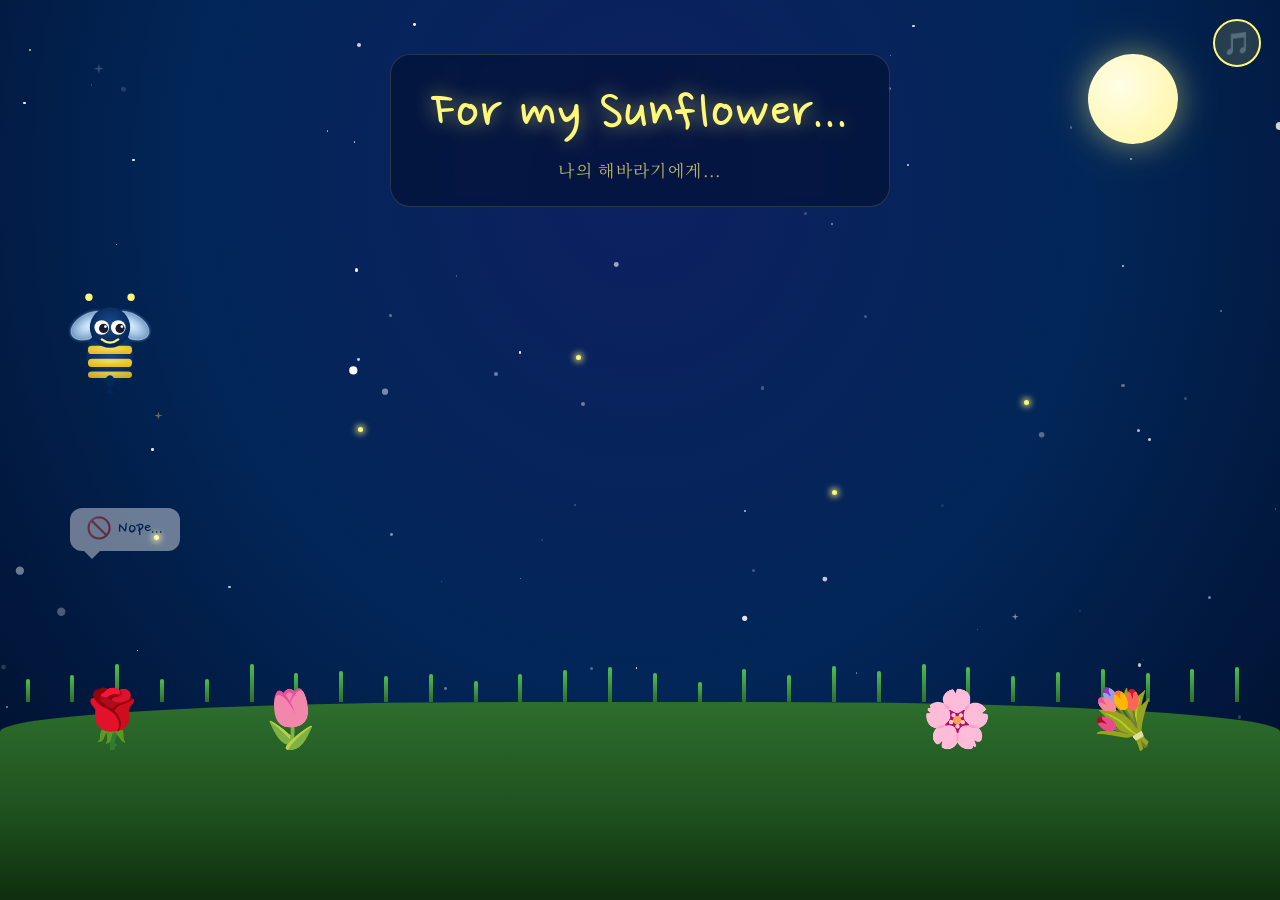
<file: sunflower-honeybee/index.html>
<!DOCTYPE html>
<html lang="en">
<head>
  <meta charset="UTF-8" />
  <meta name="viewport" content="width=device-width, initial-scale=1.0" />
  <title>For My Sunflower 🌻</title>
  <meta name="description" content="A special message for someone very special." />

  <!-- Fonts -->
  <link rel="preconnect" href="https://fonts.googleapis.com" />
  <link rel="preconnect" href="https://fonts.gstatic.com" crossorigin />
  <link href="https://fonts.googleapis.com/css2?family=Nanum+Myeongjo:wght@400;700;800&family=Nanum+Pen+Script&family=Noto+Serif+KR:wght@300;400;600&display=swap" rel="stylesheet" />

  <!-- Global Styles -->
  <link rel="stylesheet" href="assets/css/styles.css" />

  <style>
    /* ---- Landing Page Specific ---- */
    body {
      overflow: hidden; /* No scroll on landing — it's a full-screen cinematic scene */
    }

    .landing-wrapper {
      width: 100vw;
      height: 100vh;
      position: relative;
      background: radial-gradient(ellipse at 50% 20%, #0d2060 0%, #022658 50%, #010e2a 100%);
      overflow: hidden;
      display: flex;
      flex-direction: column;
      align-items: center;
      justify-content: center;
    }

    /* Stars layer */
    #stars-bg {
      position: absolute;
      inset: 0;
      z-index: 0;
    }

    /* Ground / garden strip */
    .garden-strip {
      position: absolute;
      bottom: 0;
      left: 0;
      width: 100%;
      height: 22vh;
      background: linear-gradient(180deg, #2d6e2d 0%, #1d4e1d 60%, #0f2e0f 100%);
      border-radius: 40% 40% 0 0 / 15% 15% 0 0;
      z-index: 2;
    }

    /* Grass blades */
    .grass-blade {
      position: absolute;
      bottom: 100%;
      width: 4px;
      height: 30px;
      background: linear-gradient(180deg, #4ebe4e, #2d6e2d);
      border-radius: 2px 2px 0 0;
      transform-origin: bottom center;
      animation: sway-grass 2.5s ease-in-out infinite;
    }

    @keyframes sway-grass {
      0%, 100% { transform: rotate(-5deg); }
      50% { transform: rotate(5deg); }
    }

    /* Nope flowers */
    .nope-flower {
      position: absolute;
      bottom: 16vh;
      font-size: clamp(2rem, 5vw, 3.5rem);
      z-index: 3;
      transition: transform 0.3s ease, filter 0.5s ease;
      cursor: default;
      transform-origin: bottom center;
    }

    .nope-flower.rejected {
      filter: grayscale(0.7) opacity(0.5);
      transform: rotate(-15deg);
    }

    .nope-flower.nope-1 { left: 6%; animation: sway-flower 3.2s ease-in-out infinite; }
    .nope-flower.nope-2 { left: 20%; animation: sway-flower 2.8s ease-in-out infinite 0.4s; }
    .nope-flower.nope-3 { left: 72%; animation: sway-flower 3.5s ease-in-out infinite 0.2s; }
    .nope-flower.nope-4 { left: 85%; animation: sway-flower 2.6s ease-in-out infinite 0.7s; }

    @keyframes sway-flower {
      0%, 100% { transform: rotate(-4deg); }
      50% { transform: rotate(4deg); }
    }

    /* Main sunflower (the hero) */
    #main-sunflower {
      position: absolute;
      bottom: 14vh;
      left: 50%;
      transform: translateX(-50%);
      width: clamp(110px, 18vw, 180px);
      height: auto;
      z-index: 4;
      opacity: 0;
      transform-origin: bottom center;
    }

    /* Honeybee character */
    #main-bee {
      position: absolute;
      width: clamp(70px, 10vw, 110px);
      height: auto;
      z-index: 10;
      opacity: 0;
      top: 30%;
      left: -150px;
    }

    /* Bee speech bubble (nope!) */
    #speech-bubble {
      position: absolute;
      background: white;
      color: #022658;
      font-family: 'Nanum Pen Script', cursive;
      font-size: 1.3rem;
      padding: 0.4em 0.8em;
      border-radius: 12px;
      z-index: 11;
      opacity: 0;
      pointer-events: none;
      white-space: nowrap;
    }

    #speech-bubble::after {
      content: '';
      position: absolute;
      bottom: -8px;
      left: 14px;
      border-left: 8px solid transparent;
      border-right: 8px solid transparent;
      border-top: 8px solid white;
    }

    /* Glow halo around main sunflower */
    .sunflower-glow {
      position: absolute;
      bottom: 20vh;
      left: 50%;
      transform: translateX(-50%);
      width: clamp(160px, 26vw, 280px);
      height: clamp(160px, 26vw, 280px);
      border-radius: 50%;
      background: radial-gradient(circle, rgba(255,247,120,0.25) 0%, rgba(255,247,120,0) 70%);
      z-index: 3;
      opacity: 0;
      animation: pulse-glow 3s ease-in-out infinite;
    }

    @keyframes pulse-glow {
      0%, 100% { transform: translateX(-50%) scale(1); opacity: 0.7; }
      50% { transform: translateX(-50%) scale(1.12); opacity: 1; }
    }

    /* Center text content */
    .landing-text {
      position: relative;
      z-index: 6;
      text-align: center;
      padding: 1.5rem 2rem;
      background: rgba(1, 14, 42, 0.55);
      backdrop-filter: blur(6px);
      border-radius: 20px;
      border: 1px solid rgba(255, 247, 120, 0.15);
      max-width: 500px;
      width: 90%;
      /* positioned at top-center, above garden */
      position: absolute;
      top: 6%;
      left: 50%;
      transform: translateX(-50%);
      opacity: 0;
    }

    .landing-title {
      font-family: 'Nanum Pen Script', cursive;
      font-size: clamp(2rem, 6vw, 3.8rem);
      color: #FFF778;
      line-height: 1.2;
      text-shadow: 0 0 20px rgba(255,247,120,0.6);
    }

    .landing-subtitle {
      font-family: 'Noto Serif KR', serif;
      font-size: clamp(0.85rem, 2vw, 1.05rem);
      color: rgba(255, 247, 120, 0.7);
      margin-top: 0.4rem;
      letter-spacing: 0.08em;
    }

    /* Begin button — appears after animation */
    #begin-btn {
      position: absolute;
      bottom: 28vh;
      left: 50%;
      transform: translateX(-50%);
      z-index: 15;
      opacity: 0;
      pointer-events: none;
      font-size: clamp(1.1rem, 3vw, 1.6rem);
      padding: 0.9em 2.4em;
      background: linear-gradient(135deg, #FFF778, #F5C518);
      color: #022658;
      border: none;
      border-radius: 50px;
      font-family: 'Nanum Pen Script', cursive;
      cursor: pointer;
      box-shadow: 0 6px 30px rgba(255,247,120,0.5);
      transition: transform 0.3s ease, box-shadow 0.3s ease;
    }

    #begin-btn.visible {
      opacity: 1;
      pointer-events: all;
      animation: pulse-btn 2.2s ease-in-out infinite;
    }

    #begin-btn:hover {
      transform: translateX(-50%) translateY(-4px) scale(1.06);
      box-shadow: 0 10px 40px rgba(255,247,120,0.8);
      animation: none;
    }

    .btn-kr {
      display: block;
      font-size: 0.6em;
      font-family: 'Noto Serif KR', serif;
      opacity: 0.75;
      margin-top: 0.1em;
      letter-spacing: 0.06em;
    }

    /* Fireflies */
    .firefly {
      position: absolute;
      width: 5px;
      height: 5px;
      border-radius: 50%;
      background: #FFF778;
      z-index: 3;
      animation: firefly-float var(--fdur, 6s) ease-in-out infinite;
      animation-delay: var(--fdel, 0s);
      box-shadow: 0 0 6px 2px rgba(255,247,120,0.8);
    }

    @keyframes firefly-float {
      0%   { transform: translate(0, 0) scale(0.8); opacity: 0.2; }
      25%  { transform: translate(var(--fx1, 20px), var(--fy1, -30px)) scale(1.2); opacity: 1; }
      50%  { transform: translate(var(--fx2, -15px), var(--fy2, -60px)) scale(0.9); opacity: 0.6; }
      75%  { transform: translate(var(--fx3, 30px), var(--fy3, -40px)) scale(1.1); opacity: 0.9; }
      100% { transform: translate(0, 0) scale(0.8); opacity: 0.2; }
    }

    /* Moon */
    .moon {
      position: absolute;
      top: 6%;
      right: 8%;
      width: clamp(50px, 8vw, 90px);
      height: clamp(50px, 8vw, 90px);
      border-radius: 50%;
      background: radial-gradient(circle at 35% 35%, #FFFDE7, #FFF59D);
      box-shadow: 0 0 30px rgba(255,247,120,0.4), 0 0 60px rgba(255,247,120,0.15);
      z-index: 1;
      animation: moon-glow 4s ease-in-out infinite;
    }

    @keyframes moon-glow {
      0%, 100% { box-shadow: 0 0 30px rgba(255,247,120,0.4), 0 0 60px rgba(255,247,120,0.15); }
      50% { box-shadow: 0 0 40px rgba(255,247,120,0.6), 0 0 80px rgba(255,247,120,0.25); }
    }

    /* Hidden YT player div */
    #yt-player { position: fixed; top: -9999px; left: -9999px; }
  </style>
</head>
<body>

  <!-- Particle Canvas -->
  <canvas id="particle-canvas" aria-hidden="true"></canvas>

  <!-- Music Toggle -->
  <button id="music-toggle" aria-label="Play music">🎵</button>

  <!-- Hidden YouTube Player -->
  <div id="yt-player"></div>

  <!-- Landing Scene -->
  <div class="landing-wrapper">

    <!-- Stars -->
    <div id="stars-bg" class="stars"></div>

    <!-- Moon -->
    <div class="moon" aria-hidden="true"></div>

    <!-- Fireflies -->
    <div class="firefly" style="left:12%;bottom:40%;--fdur:7s;--fdel:0s;--fx1:25px;--fy1:-35px;--fx2:-10px;--fy2:-55px;--fx3:20px;--fy3:-40px;" aria-hidden="true"></div>
    <div class="firefly" style="left:28%;bottom:52%;--fdur:5.5s;--fdel:1.2s;--fx1:-20px;--fy1:-25px;--fx2:15px;--fy2:-50px;--fx3:-10px;--fy3:-35px;" aria-hidden="true"></div>
    <div class="firefly" style="left:65%;bottom:45%;--fdur:8s;--fdel:0.5s;--fx1:15px;--fy1:-40px;--fx2:-25px;--fy2:-65px;--fx3:20px;--fy3:-45px;" aria-hidden="true"></div>
    <div class="firefly" style="left:80%;bottom:55%;--fdur:6.5s;--fdel:2s;--fx1:-15px;--fy1:-30px;--fx2:20px;--fy2:-50px;--fx3:-10px;--fy3:-38px;" aria-hidden="true"></div>
    <div class="firefly" style="left:45%;bottom:60%;--fdur:9s;--fdel:0.8s;--fx1:22px;--fy1:-28px;--fx2:-18px;--fy2:-55px;--fx3:12px;--fy3:-42px;" aria-hidden="true"></div>

    <!-- Title Text (top) -->
    <div class="landing-text" id="landing-text" aria-label="For my Sunflower">
      <div class="landing-title" id="landing-title">For my Sunflower...</div>
      <div class="landing-subtitle" id="landing-subtitle">나의 해바라기에게...</div>
    </div>

    <!-- "Nope" Flowers in garden -->
    <div class="nope-flower nope-1" id="nope1" aria-hidden="true" title="Not this one...">🌹</div>
    <div class="nope-flower nope-2" id="nope2" aria-hidden="true" title="Not this one...">🌷</div>
    <div class="nope-flower nope-3" id="nope3" aria-hidden="true" title="Not this one...">🌸</div>
    <div class="nope-flower nope-4" id="nope4" aria-hidden="true" title="Not this one...">💐</div>

    <!-- Sunflower glow halo -->
    <div class="sunflower-glow" id="sf-glow" aria-hidden="true"></div>

    <!-- Main Sunflower Character -->
    <img
      id="main-sunflower"
      src="assets/svg/sunflower.svg"
      alt="Sunflower character — she blooms when the bee arrives"
      draggable="false"
    />

    <!-- Honeybee Character -->
    <img
      id="main-bee"
      src="assets/svg/honeybee.svg"
      alt="Honeybee character — searching for his perfect flower"
      draggable="false"
    />

    <!-- Speech Bubble -->
    <div id="speech-bubble" role="status" aria-live="polite">🚫 Nope...</div>

    <!-- Garden Ground -->
    <div class="garden-strip" aria-hidden="true">
      <!-- Grass blades generated by JS -->
    </div>

    <!-- Begin Button -->
    <button id="begin-btn" aria-label="Begin the journey — 여정을 시작해요">
      Begin our story 🌻
      <span class="btn-kr">우리의 이야기를 시작해요</span>
    </button>

  </div>

  <!-- Libraries -->
  <script src="https://cdnjs.cloudflare.com/ajax/libs/gsap/3.12.5/gsap.min.js"></script>

  <!-- Our Scripts -->
  <script src="assets/js/particles.js"></script>
  <script src="assets/js/main.js"></script>

  <script>
    // =====================================================
    // LANDING PAGE ANIMATION SEQUENCE
    // =====================================================

    const bee = document.getElementById('main-bee');
    const sf = document.getElementById('main-sunflower');
    const sfGlow = document.getElementById('sf-glow');
    const landingText = document.getElementById('landing-text');
    const beginBtn = document.getElementById('begin-btn');
    const bubble = document.getElementById('speech-bubble');
    const nopes = [
      document.getElementById('nope1'),
      document.getElementById('nope2'),
      document.getElementById('nope3'),
      document.getElementById('nope4'),
    ];

    // Generate stars
    generateStars('stars-bg', 80);

    // Generate grass blades
    const gardenStrip = document.querySelector('.garden-strip');
    for (let i = 0; i < 28; i++) {
      const blade = document.createElement('div');
      blade.className = 'grass-blade';
      blade.style.left = (2 + i * 3.5) + '%';
      blade.style.height = (20 + Math.random() * 20) + 'px';
      blade.style.animationDelay = (Math.random() * 2) + 's';
      blade.style.animationDuration = (2 + Math.random() * 1.5) + 's';
      gardenStrip.appendChild(blade);
    }

    // Start particle system (stars + sparkles)
    const particles = new ParticleSystem('particle-canvas');
    particles.start('stars');

    // ---- Helper: move bee to a nope flower ----
    function flyToFlower(flower, index, done) {
      const rect = flower.getBoundingClientRect();
      // Target: hover above the flower
      const tx = rect.left + rect.width / 2 - bee.offsetWidth / 2;
      const ty = rect.top - bee.offsetHeight - 20;

      gsap.to(bee, {
        left: tx + 'px',
        top: ty + 'px',
        duration: 1.1,
        ease: 'power1.inOut',
        onStart: () => {
          // Reset bubble
          gsap.to(bubble, { opacity: 0, duration: 0.15 });
        },
        onComplete: () => {
          // Show speech bubble near bee
          const beeRect = bee.getBoundingClientRect();
          bubble.style.left = (beeRect.left + beeRect.width / 2 - 40) + 'px';
          bubble.style.top = (beeRect.top - 50) + 'px';

          const nopeTexts = ['🚫 Nope...', '😕 Not quite...', '🤔 Hmm...', '💭 Almost...'];
          bubble.textContent = nopeTexts[index] || '🚫 Nope...';

          // Bee shake (head shake)
          gsap.timeline()
            .to(bubble, { opacity: 1, duration: 0.2 })
            .to(bee, { rotation: -12, duration: 0.08, ease: 'none' })
            .to(bee, { rotation: 12, duration: 0.08, ease: 'none' })
            .to(bee, { rotation: -10, duration: 0.08, ease: 'none' })
            .to(bee, { rotation: 8, duration: 0.08, ease: 'none' })
            .to(bee, { rotation: 0, duration: 0.08, ease: 'none' })
            .to(bubble, { opacity: 0, duration: 0.3, delay: 0.4 })
            .call(() => {
              flower.classList.add('rejected');
              done();
            });
        }
      });

      // Bob up and down while flying
      gsap.to(bee, {
        top: '-=8',
        duration: 0.4,
        ease: 'sine.inOut',
        yoyo: true,
        repeat: -1,
      });
    }

    // ---- Main animation sequence ----
    function runLandingSequence() {
      const masterTl = gsap.timeline();

      // 1. Fade in title text
      masterTl.to(landingText, { opacity: 1, y: 0, duration: 1, ease: 'power2.out' });

      // 2. Bee flies in from left
      masterTl.call(() => {
        gsap.set(bee, {
          opacity: 1,
          left: '-120px',
          top: (window.innerHeight * 0.32) + 'px',
          position: 'fixed',
          rotation: 0,
        });
        bee.style.position = 'fixed';
        bubble.style.position = 'fixed';
      });

      masterTl.to(bee, {
        left: '8%',
        duration: 1.3,
        ease: 'power2.out',
      }, '+=0.5');

      // 3. Visit nope flowers one by one
      // We chain these manually with a custom promise-like callback queue
      masterTl.call(() => {
        let i = 0;

        function visitNext() {
          if (i >= nopes.length) {
            // Done with nopes — fly to sunflower
            afterNopes();
            return;
          }
          gsap.killTweensOf(bee, 'top'); // stop bobbing
          flyToFlower(nopes[i], i, () => {
            i++;
            setTimeout(visitNext, 200);
          });
        }

        visitNext();
      });

      function afterNopes() {
        // 4. Pause — bee looks confused/sad
        gsap.timeline()
          .to(bee, { rotation: -15, duration: 0.3, ease: 'power1.out' })
          .to(bee, { rotation: 0, duration: 0.5, ease: 'elastic.out(1, 0.5)', delay: 0.3 })

          // 5. Sunflower blooms in center
          .call(() => {
            gsap.set(sf, { opacity: 0, scale: 0.3, transformOrigin: 'bottom center' });
            sf.style.display = 'block';
            gsap.to(sf, {
              opacity: 1,
              scale: 1,
              duration: 1.2,
              ease: 'elastic.out(1, 0.6)',
              onStart: () => {
                sfGlow.style.opacity = '0';
                gsap.to(sfGlow, { opacity: 1, duration: 1.5 });
              }
            });
          }, null, null, '+=0.5')

          // 6. Bee freezes, does double-take
          .call(() => {
            gsap.killTweensOf(bee);
            gsap.timeline()
              .to(bee, { scale: 1.15, duration: 0.2, ease: 'power1.out', yoyo: true, repeat: 1 })
              .to(bee, { rotation: 10, duration: 0.15, ease: 'none', yoyo: true, repeat: 1 });
          }, null, null, '+=1.2')

          // 7. Bee zooms to sunflower with heart eyes
          .call(() => {
            const sfRect = sf.getBoundingClientRect();
            const targetLeft = sfRect.left + sfRect.width / 2 - bee.offsetWidth / 2 - 60;
            const targetTop = sfRect.top + sfRect.height * 0.1;

            gsap.killTweensOf(bee);
            gsap.to(bee, {
              left: targetLeft + 'px',
              top: targetTop + 'px',
              duration: 1.2,
              ease: 'power2.inOut',
              onComplete: () => {
                // Heart eyes!
                const img = bee;
                // Show a heart bubble above bee
                bubble.innerHTML = '💛 Found her!';
                const br = bee.getBoundingClientRect();
                bubble.style.left = (br.left - 10) + 'px';
                bubble.style.top = (br.top - 55) + 'px';
                gsap.timeline()
                  .to(bubble, { opacity: 1, scale: 1.1, duration: 0.3, ease: 'back.out(2)' })
                  .to(bubble, { opacity: 0, duration: 0.4, delay: 1 });

                // Bee bounces with joy
                gsap.to(bee, {
                  y: -20,
                  duration: 0.3,
                  ease: 'power1.out',
                  yoyo: true,
                  repeat: 3,
                  onComplete: showBeginBtn
                });

                // Particle hearts burst
                particles.setMode('mixed');
                particles.burst(br.left + br.width / 2, br.top + br.height / 2, 15, 'heart');
              }
            });
          }, null, null, '+=0.6');
      }

      function showBeginBtn() {
        beginBtn.classList.add('visible');
        particles.setMode('mixed');
      }
    }

    // ---- Begin Button Click ---- //
    beginBtn.addEventListener('click', () => {
      // Start music on interaction
      MusicPlayer.play();
      particles.setMode('celebration');
      gsap.to(beginBtn, { opacity: 0, scale: 0.8, duration: 0.4 });
      // Navigate to chapter 1
      setTimeout(() => navigateTo('pages/chapter1.html'), 700);
    });

    // ---- Easter Egg on bee ----
    initEasterEgg(bee);

    // ---- Start the sequence after a brief moment ----
    setTimeout(runLandingSequence, 600);
  </script>
</body>
</html>
</file>
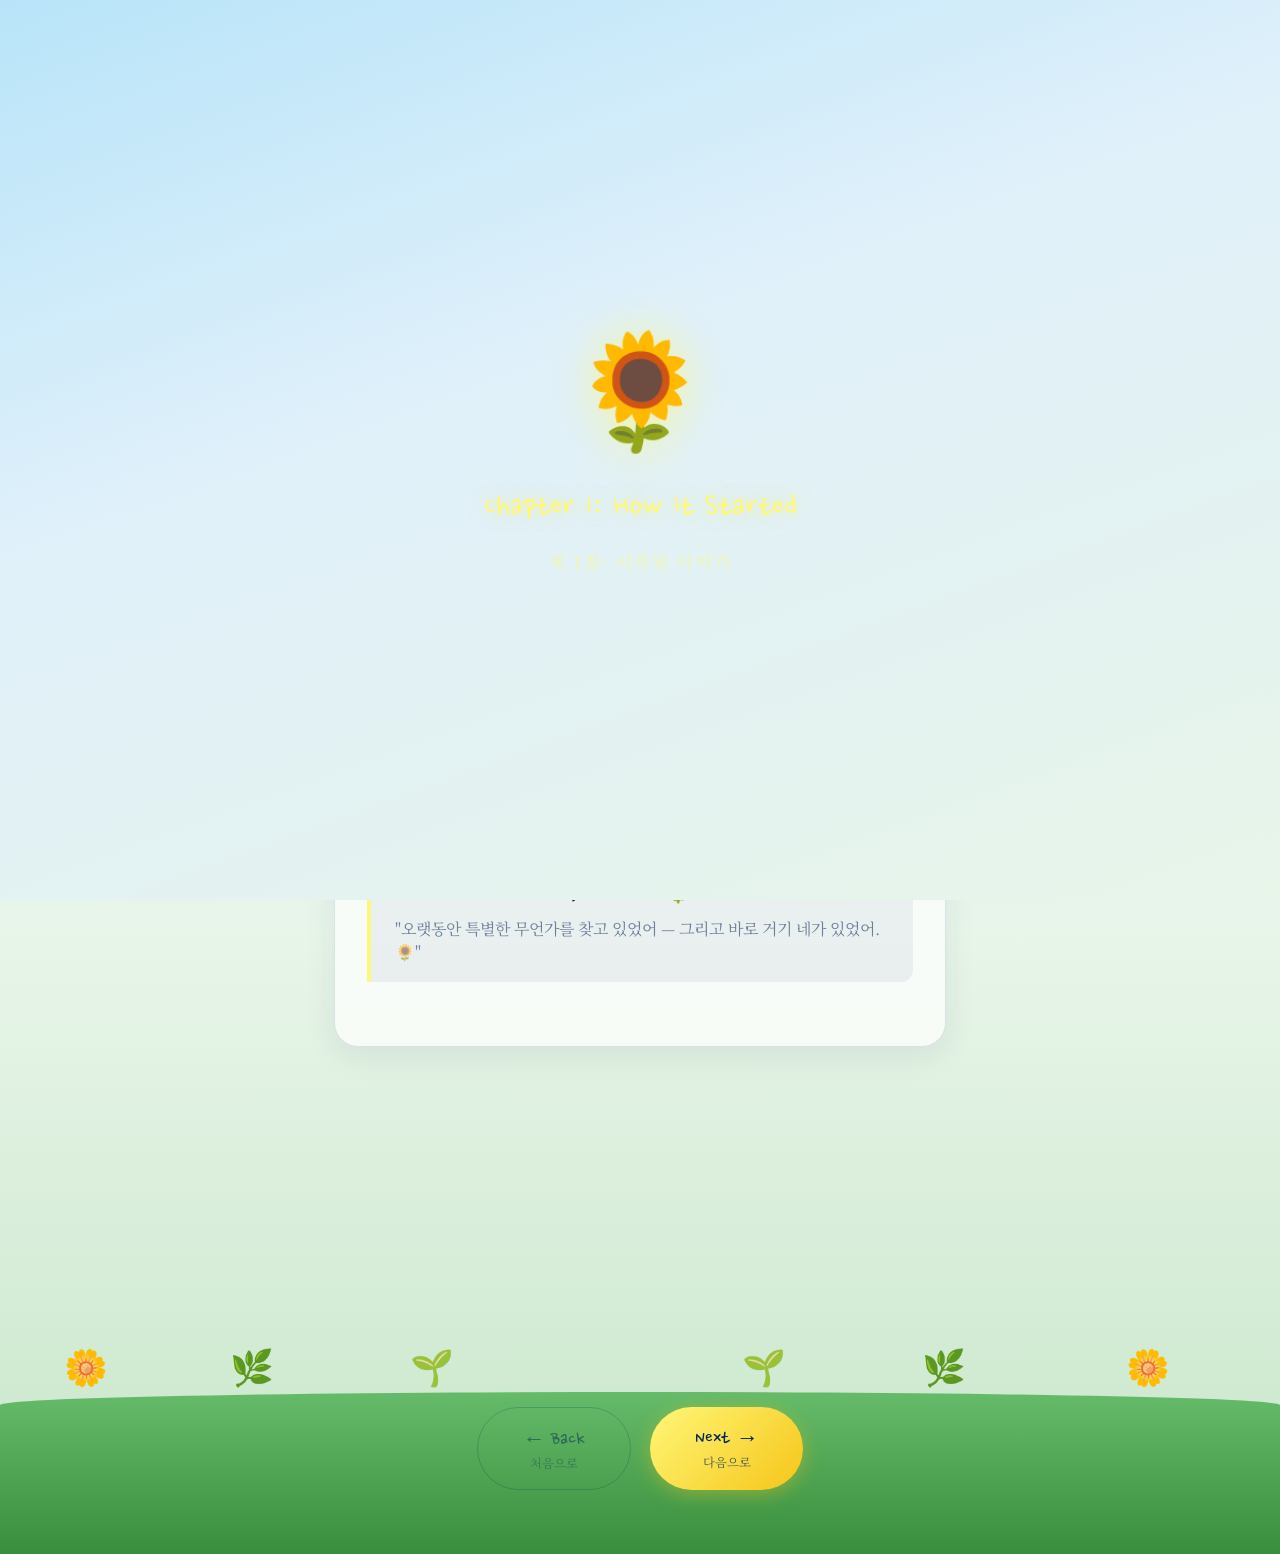
<file: pages/chapter1.html>
<!DOCTYPE html>
<html lang="en">
<head>
  <meta charset="UTF-8" />
  <meta name="viewport" content="width=device-width, initial-scale=1.0" />
  <title>How It Started 🌻</title>

  <!-- Fonts -->
  <link rel="preconnect" href="https://fonts.googleapis.com" />
  <link rel="preconnect" href="https://fonts.gstatic.com" crossorigin />
  <link href="https://fonts.googleapis.com/css2?family=Nanum+Myeongjo:wght@400;700;800&family=Nanum+Pen+Script&family=Noto+Serif+KR:wght@300;400;600&display=swap" rel="stylesheet" />

  <link rel="stylesheet" href="../assets/css/styles.css" />

  <style>
    body {
      background: linear-gradient(160deg, #e8f5e9 0%, #fff9c4 40%, #fffef0 100%);
      color: #022658;
      min-height: 100vh;
    }

    .page-wrapper {
      background: transparent;
      padding: 0;
    }

    /* ---- Chapter header ---- */
    .chapter-tag {
      font-family: 'Noto Serif KR', serif;
      font-size: 0.85rem;
      letter-spacing: 0.2em;
      text-transform: uppercase;
      color: rgba(2, 38, 88, 0.45);
      margin-bottom: 0.3rem;
    }

    /* ---- Scene: sky / day background ---- */
    .ch1-wrapper {
      min-height: 100vh;
      background: linear-gradient(180deg, #b8e4f9 0%, #dff0fa 30%, #e8f5e9 60%, #c8e6c9 100%);
      position: relative;
      overflow: hidden;
      display: flex;
      flex-direction: column;
      align-items: center;
    }

    /* Clouds */
    .cloud {
      position: absolute;
      border-radius: 50px;
      background: rgba(255,255,255,0.85);
      z-index: 1;
      animation: drift-cloud var(--cdur, 18s) linear infinite;
      filter: blur(1px);
    }

    @keyframes drift-cloud {
      from { transform: translateX(-120%); }
      to   { transform: translateX(110vw); }
    }

    /* Ground strip */
    .ch1-ground {
      position: absolute;
      bottom: 0;
      left: 0;
      width: 100%;
      height: 18vh;
      background: linear-gradient(180deg, #66bb6a 0%, #388e3c 100%);
      border-radius: 50% 50% 0 0 / 8% 8% 0 0;
      z-index: 2;
    }

    /* Flowers in ground */
    .ground-flower {
      position: absolute;
      bottom: 100%;
      font-size: clamp(1.4rem, 3vw, 2.2rem);
      z-index: 3;
      animation: sway-sm 3s ease-in-out infinite;
    }

    @keyframes sway-sm {
      0%, 100% { transform: rotate(-4deg); }
      50% { transform: rotate(4deg); }
    }

    /* ---- Character stage ---- */
    .ch1-stage {
      position: relative;
      width: 100%;
      max-width: 700px;
      height: 320px;
      display: flex;
      align-items: flex-end;
      justify-content: space-around;
      z-index: 5;
      margin-top: auto;
    }

    .ch1-bee {
      width: clamp(80px, 14vw, 130px);
      height: auto;
      margin-bottom: 14vh;
      opacity: 0;
      transform: translateX(-80px);
    }

    .ch1-sf {
      width: clamp(90px, 16vw, 150px);
      height: auto;
      margin-bottom: 14vh;
      opacity: 0;
      transform: translateX(80px);
    }

    @media (max-width: 768px) {
      .ch1-bee, .ch1-sf { margin-bottom: 20px; width: clamp(70px, 20vw, 110px); }
      .ch1-stage { height: 200px; }
      .ch1-text-section { padding: 1.4rem 1.2rem; margin-top: 1.5rem; }
      .ch1-ground { height: 14vh; }
    }
    @media (max-width: 480px) {
      .ch1-bee, .ch1-sf { margin-bottom: 10px; width: clamp(60px, 22vw, 90px); }
      .ch1-stage { height: 160px; }
    }

    /* ---- Text section ---- */
    .ch1-text-section {
      position: relative;
      z-index: 10;
      max-width: 620px;
      width: 90%;
      margin: 3rem auto 0;
      text-align: center;
      padding: 2.5rem 2rem;
      background: rgba(255, 255, 255, 0.7);
      backdrop-filter: blur(10px);
      border-radius: 24px;
      border: 1px solid rgba(2, 38, 88, 0.12);
      box-shadow: 0 8px 32px rgba(2, 38, 88, 0.08);
    }

    .ch1-main-line {
      font-family: 'Nanum Pen Script', cursive;
      font-size: clamp(1.5rem, 4.5vw, 3rem);
      color: #022658;
      line-height: 1.4;
      margin-bottom: 0.6rem;
    }

    .ch1-kr-line {
      font-family: 'Noto Serif KR', serif;
      font-size: clamp(0.85rem, 2vw, 1.1rem);
      color: rgba(2, 38, 88, 0.6);
      line-height: 1.8;
      letter-spacing: 0.04em;
    }

    /* ---- "First meeting" moment ---- */
    .meet-moment {
      display: flex;
      flex-direction: column;
      align-items: center;
      gap: 1rem;
      margin: 2rem 0;
    }

    .meet-icon {
      font-size: 3rem;
      animation: pop-in 0.5s ease backwards;
    }

    @keyframes pop-in {
      from { transform: scale(0) rotate(-20deg); opacity: 0; }
      to   { transform: scale(1) rotate(0deg); opacity: 1; }
    }

    /* ---- Quote block ---- */
    .quote-block {
      background: rgba(2, 38, 88, 0.06);
      border-left: 4px solid #FFF778;
      border-radius: 0 12px 12px 0;
      padding: 1.2rem 1.5rem;
      margin: 1.5rem 0;
      text-align: left;
    }

    .quote-en {
      font-family: 'Nanum Pen Script', cursive;
      font-size: clamp(1.1rem, 2.5vw, 1.6rem);
      color: #022658;
      line-height: 1.5;
    }

    .quote-kr {
      font-family: 'Noto Serif KR', serif;
      font-size: clamp(0.8rem, 1.8vw, 1rem);
      color: rgba(2, 38, 88, 0.55);
      margin-top: 0.4rem;
    }

    /* ---- Nav row ---- */
    .nav-row {
      display: flex;
      justify-content: center;
      gap: 1.2rem;
      margin: 2.5rem 0 4rem;
      flex-wrap: wrap;
    }

    .nav-btn {
      padding: 0.75em 2em;
      border-radius: 50px;
      font-family: 'Nanum Pen Script', cursive;
      font-size: clamp(1rem, 2.5vw, 1.4rem);
      cursor: pointer;
      border: none;
      text-decoration: none;
      transition: all 0.3s ease;
      display: inline-flex;
      flex-direction: column;
      align-items: center;
    }

    .nav-btn-primary {
      background: linear-gradient(135deg, #FFF778, #F5C518);
      color: #022658;
      box-shadow: 0 4px 20px rgba(245, 197, 24, 0.4);
    }

    .nav-btn-primary:hover {
      transform: translateY(-3px) scale(1.05);
      box-shadow: 0 8px 30px rgba(245, 197, 24, 0.6);
    }

    .nav-btn-ghost {
      background: transparent;
      color: rgba(2, 38, 88, 0.5);
      border: 1.5px solid rgba(2, 38, 88, 0.2);
    }

    .nav-btn-ghost:hover {
      background: rgba(2, 38, 88, 0.06);
      color: #022658;
    }

    .nav-btn-kr {
      font-family: 'Noto Serif KR', serif;
      font-size: 0.55em;
      opacity: 0.7;
      margin-top: 0.1em;
    }

    /* Music toggle on day pages */
    #music-toggle {
      border-color: rgba(2, 38, 88, 0.4);
      color: #022658;
      background: rgba(2, 38, 88, 0.08);
    }

    #music-toggle:hover {
      background: rgba(2, 38, 88, 0.15);
    }
  </style>
</head>
<body>

  <canvas id="particle-canvas" aria-hidden="true"></canvas>
  <button id="music-toggle" aria-label="Toggle music">🎵</button>
  <div id="yt-player" style="position:fixed;top:-9999px;left:-9999px;"></div>

  <div class="ch1-wrapper">

    <!-- Clouds -->
    <div class="cloud" style="width:140px;height:45px;top:8%;--cdur:22s;animation-delay:-5s;" aria-hidden="true"></div>
    <div class="cloud" style="width:90px;height:32px;top:14%;--cdur:17s;animation-delay:-10s;" aria-hidden="true"></div>
    <div class="cloud" style="width:180px;height:55px;top:5%;--cdur:28s;animation-delay:-18s;" aria-hidden="true"></div>
    <div class="cloud" style="width:110px;height:38px;top:20%;--cdur:20s;animation-delay:-3s;" aria-hidden="true"></div>

    <!-- Text content -->
    <div style="position:relative;z-index:10;width:90%;max-width:680px;margin-top:5rem;">

      <!-- Chapter tag -->
      <div class="chapter-tag fade-in" style="text-align:center;margin-bottom:0.5rem;">
        Chapter 1 &nbsp;·&nbsp; 제 1장
      </div>

      <!-- Main text card -->
      <div class="ch1-text-section fade-in fade-in-delay-1">

        <div class="ch1-main-line" id="tw-line1">
          "From the moment I met you..."
        </div>
        <div class="ch1-kr-line" id="tw-kr1">
          "처음 만난 그 순간부터..."
        </div>

        <div class="divider"></div>

        <div class="meet-moment fade-in fade-in-delay-2">
          <div class="meet-icon">🌻✨🐝</div>
        </div>

        <div class="ch1-main-line fade-in fade-in-delay-2" style="font-size: clamp(1.3rem, 3.5vw, 2.4rem);">
          "...everything felt a little brighter."
        </div>
        <div class="ch1-kr-line fade-in fade-in-delay-2">
          "...모든 것이 조금 더 빛나 보였어."
        </div>

        <div class="divider" style="margin: 1.5rem auto;"></div>

        <!-- Quote 1 -->
        <div class="quote-block fade-in fade-in-delay-3">
          <div class="quote-en">"You wandered into my world like sunshine through a window — unexpected, warm, and impossible to ignore."</div>
          <div class="quote-kr">"너는 창문을 통해 들어오는 햇살처럼 내 세상에 불쑥 나타났어 — 예상치 못하게, 따뜻하게, 그리고 무시할 수 없게."</div>
        </div>

        <!-- Quote 2 -->
        <div class="quote-block fade-in fade-in-delay-4">
          <div class="quote-en">"I had been searching for something special for so long — and then there you were. 🌻"</div>
          <div class="quote-kr">"오랫동안 특별한 무언가를 찾고 있었어 — 그리고 바로 거기 네가 있었어. 🌻"</div>
        </div>

      </div>
    </div>

    <!-- Character stage -->
    <div class="ch1-stage" id="ch1-stage">
      <img class="ch1-bee" id="ch1-bee" src="../assets/svg/honeybee.svg" alt="Honeybee" draggable="false" />
      <img class="ch1-sf" id="ch1-sf" src="../assets/svg/sunflower.svg" alt="Sunflower" draggable="false" />
    </div>

    <!-- Ground -->
    <div class="ch1-ground" aria-hidden="true">
      <div class="ground-flower" style="left:5%;animation-delay:0.2s;">🌼</div>
      <div class="ground-flower" style="left:18%;animation-delay:0.8s;">🌿</div>
      <div class="ground-flower" style="left:32%;animation-delay:0.4s;">🌱</div>
      <div class="ground-flower" style="left:58%;animation-delay:1.1s;">🌱</div>
      <div class="ground-flower" style="left:72%;animation-delay:0.6s;">🌿</div>
      <div class="ground-flower" style="left:88%;animation-delay:0.1s;">🌼</div>
    </div>

    <!-- Navigation -->
    <div class="nav-row" style="position:relative;z-index:20;">
      <button class="nav-btn nav-btn-ghost" onclick="navigateTo('../index.html')" aria-label="Go back to beginning">
        ← Back
        <span class="nav-btn-kr">처음으로</span>
      </button>
      <button class="nav-btn nav-btn-primary" onclick="navigateTo('chapter2.html')" aria-label="Continue to next chapter">
        Next →
        <span class="nav-btn-kr">다음으로</span>
      </button>
    </div>

  </div>

  <!-- Libraries -->
  <script src="https://cdnjs.cloudflare.com/ajax/libs/gsap/3.12.5/gsap.min.js"></script>
  <script src="../assets/js/particles.js"></script>
  <script src="../assets/js/main.js"></script>

  <script>
    // Particle system — floating petals on day scene
    const particles = new ParticleSystem('particle-canvas');
    particles.start('petals');

    function revealPage() {
      const beeCh1 = document.getElementById('ch1-bee');
      const sfCh1  = document.getElementById('ch1-sf');

      if (window.gsap) {
        setTimeout(() => {
          gsap.to(beeCh1, { opacity: 1, x: 0, duration: 1.2, ease: 'power2.out' });
          gsap.to(sfCh1, {
            opacity: 1, x: 0, duration: 1.2, ease: 'power2.out', delay: 0.3,
            onComplete: () => {
              gsap.to(beeCh1, { rotation: 12, duration: 0.5, ease: 'power1.inOut', yoyo: true, repeat: 1 });
            }
          });
        }, 200);
      } else {
        beeCh1.style.opacity = '1';
        beeCh1.style.transform = 'none';
        sfCh1.style.opacity = '1';
        sfCh1.style.transform = 'none';
      }
    }

    // Show tap overlay — music starts on tap, then page reveals
    window.addEventListener('load', () => {
      showTapOverlay({
        bg: 'linear-gradient(160deg, #b8e4f9 0%, #dff0fa 40%, #e8f5e9 100%)',
        emoji: '🌻',
        text: 'Chapter 1: How It Started',
        textKr: '제 1장: 시작된 이야기',
        onReveal: revealPage,
      });
    });
  </script>
</body>
</html>
</file>
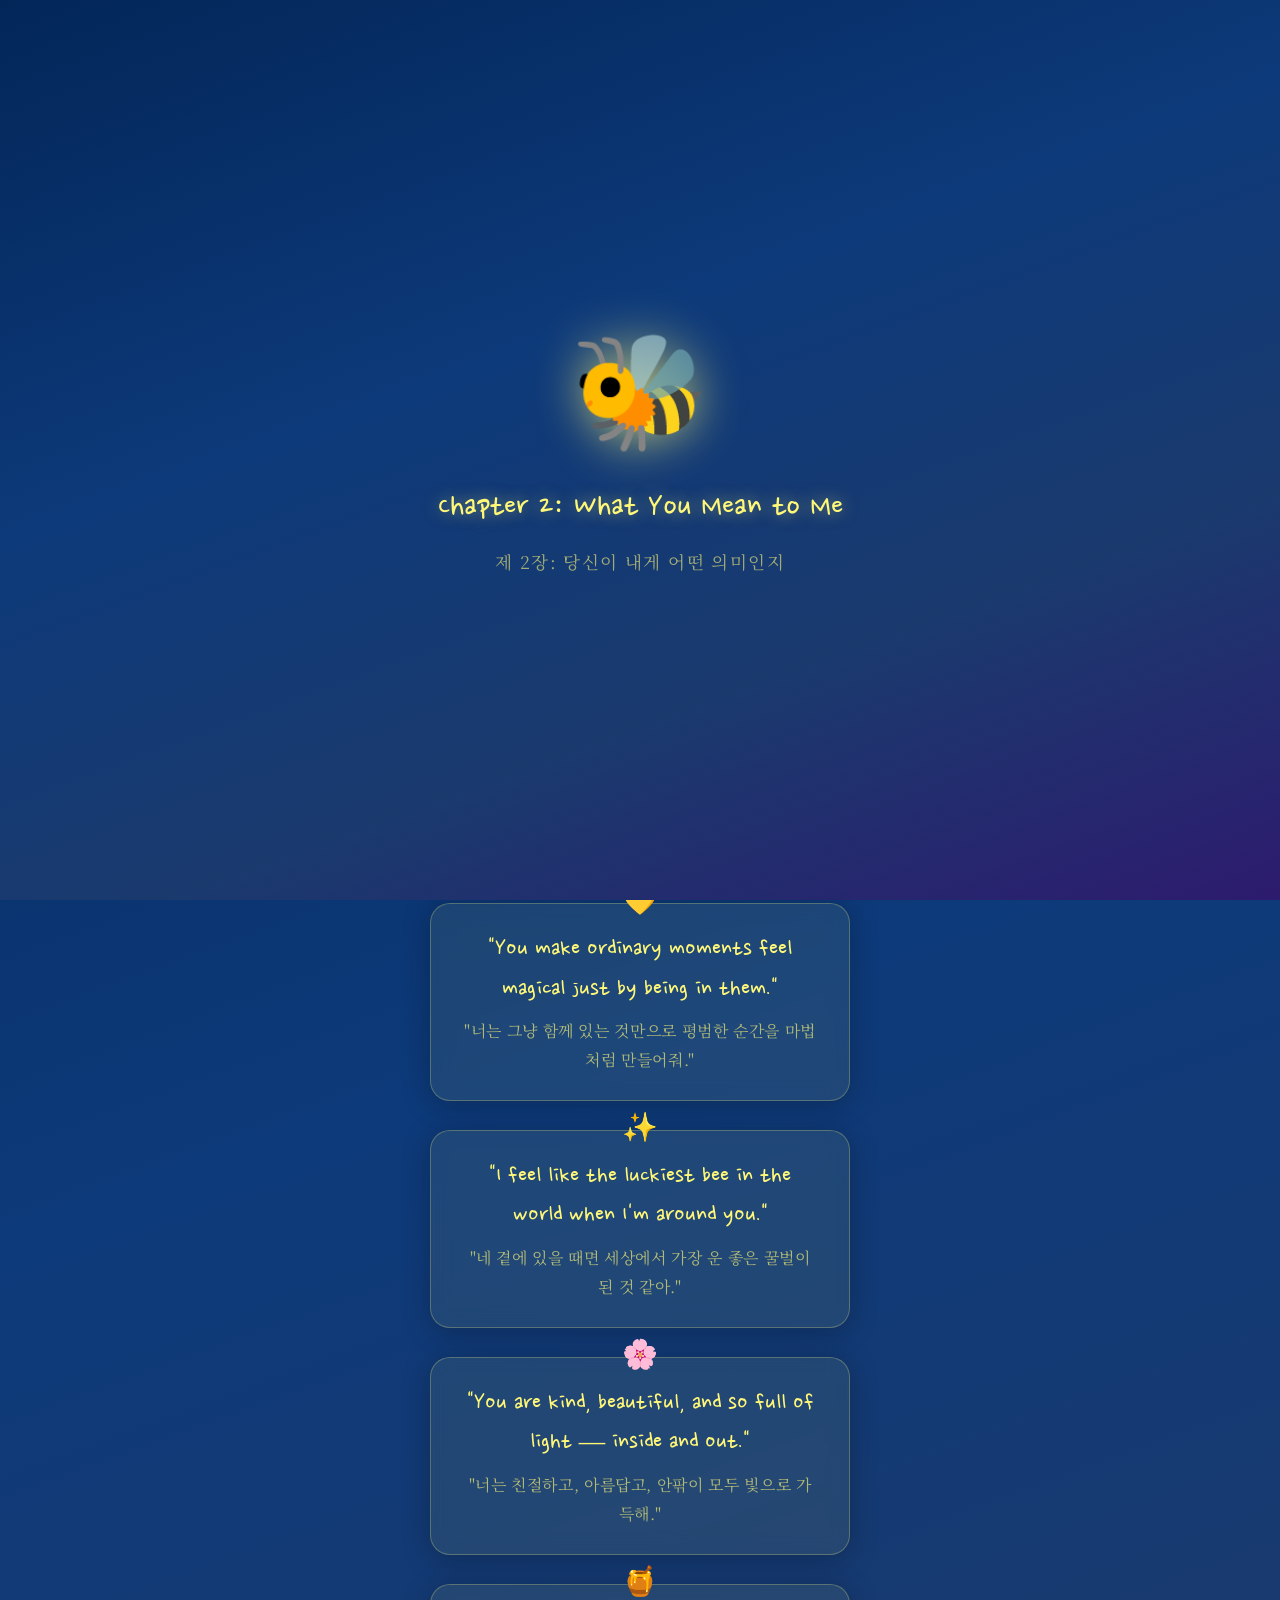
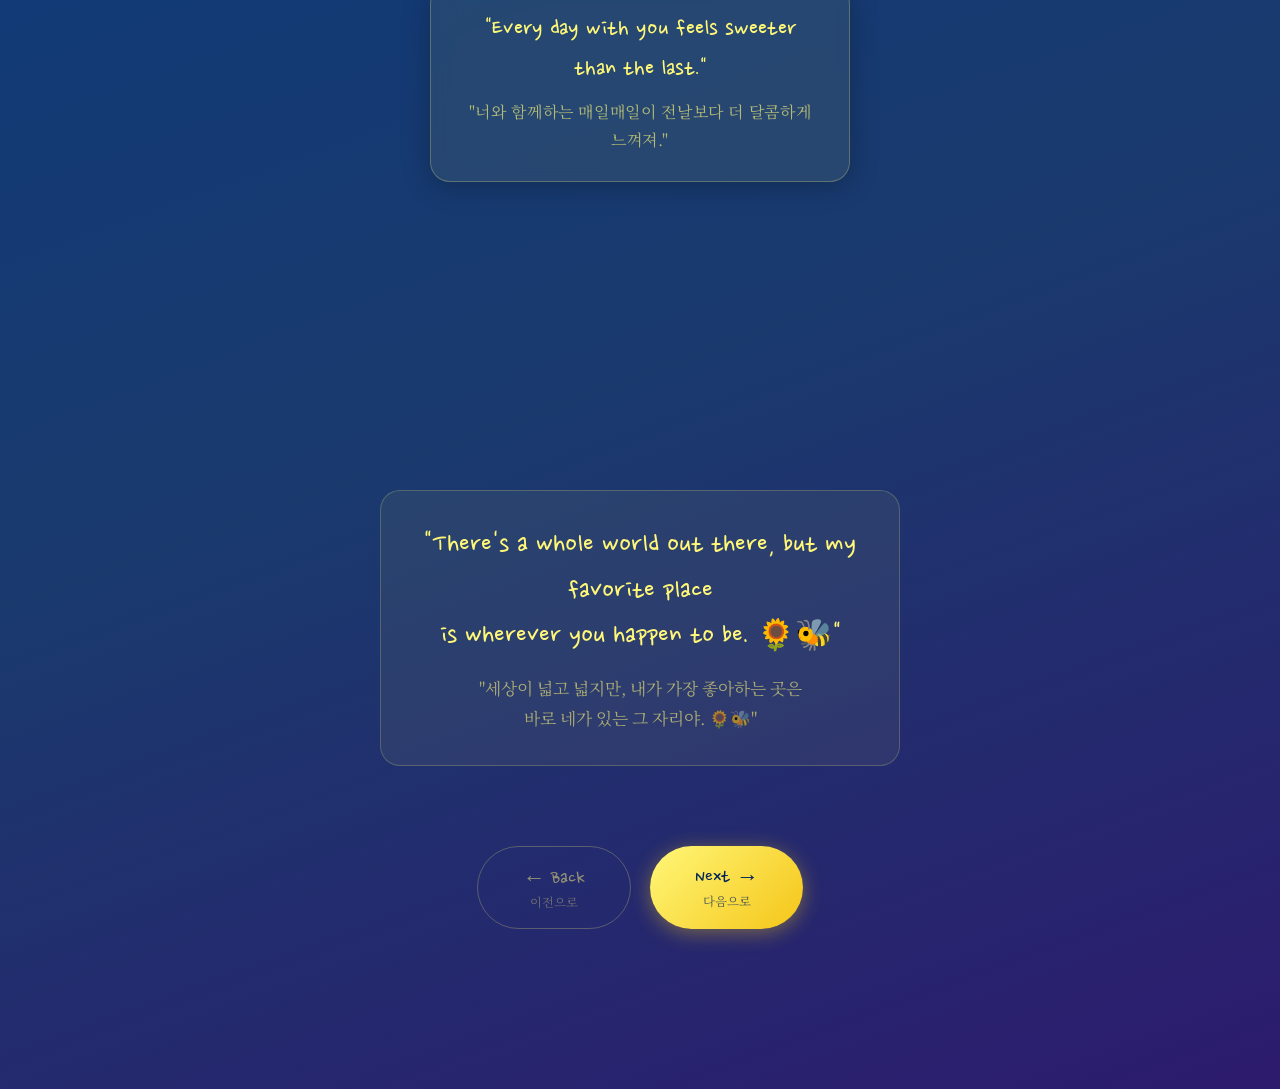
<file: pages/chapter2.html>
<!DOCTYPE html>
<html lang="en">
<head>
  <meta charset="UTF-8" />
  <meta name="viewport" content="width=device-width, initial-scale=1.0" />
  <title>What You Mean to Me 🌻</title>

  <link rel="preconnect" href="https://fonts.googleapis.com" />
  <link rel="preconnect" href="https://fonts.gstatic.com" crossorigin />
  <link href="https://fonts.googleapis.com/css2?family=Nanum+Myeongjo:wght@400;700;800&family=Nanum+Pen+Script&family=Noto+Serif+KR:wght@300;400;600&display=swap" rel="stylesheet" />
  <link rel="stylesheet" href="../assets/css/styles.css" />

  <style>
    body {
      background: linear-gradient(160deg, #022658 0%, #0d3a7a 40%, #1a3a6e 70%, #2d1b6e 100%);
      color: #fffef0;
      min-height: 100vh;
    }

    /* ---- Sunset / dusk wrapper ---- */
    .ch2-wrapper {
      min-height: 100vh;
      position: relative;
      overflow: hidden;
      display: flex;
      flex-direction: column;
      align-items: center;
      padding-bottom: 6rem;
    }

    /* ---- Chapter header ---- */
    .chapter-tag {
      font-family: 'Noto Serif KR', serif;
      font-size: 0.85rem;
      letter-spacing: 0.2em;
      text-transform: uppercase;
      color: rgba(255, 247, 120, 0.5);
      text-align: center;
      margin: 5rem 0 0.8rem;
      position: relative;
      z-index: 5;
    }

    .chapter-title {
      font-family: 'Nanum Pen Script', cursive;
      font-size: clamp(2rem, 5vw, 3.5rem);
      color: #FFF778;
      text-align: center;
      text-shadow: 0 0 20px rgba(255,247,120,0.5);
      margin-bottom: 0.5rem;
      position: relative;
      z-index: 5;
    }

    .chapter-title-kr {
      font-family: 'Noto Serif KR', serif;
      font-size: clamp(0.9rem, 2vw, 1.2rem);
      color: rgba(255, 247, 120, 0.65);
      text-align: center;
      margin-bottom: 3rem;
      position: relative;
      z-index: 5;
      letter-spacing: 0.06em;
    }

    /* ---- Floating reason cards ---- */
    .cards-container {
      display: flex;
      flex-direction: column;
      align-items: center;
      gap: 1.8rem;
      width: 100%;
      max-width: 560px;
      padding: 0 1.2rem;
      position: relative;
      z-index: 5;
    }

    .reason-card {
      background: rgba(255, 247, 120, 0.07);
      border: 1px solid rgba(255, 247, 120, 0.25);
      border-radius: 20px;
      padding: 1.6rem 2rem;
      width: 100%;
      text-align: center;
      backdrop-filter: blur(10px);
      box-shadow: 0 4px 28px rgba(0, 0, 0, 0.25);
      opacity: 0;
      transform: translateY(50px);
      transition: opacity 0.7s ease, transform 0.7s ease;
      position: relative;
    }

    .reason-card.visible {
      opacity: 1;
      transform: translateY(0);
    }

    .reason-card:hover {
      border-color: rgba(255, 247, 120, 0.5);
      box-shadow: 0 8px 36px rgba(255,247,120,0.15);
      transform: translateY(-4px);
    }

    .reason-card::before {
      content: attr(data-icon);
      position: absolute;
      top: -1rem;
      left: 50%;
      transform: translateX(-50%);
      font-size: 1.8rem;
      line-height: 1;
    }

    .card-en {
      font-family: 'Nanum Pen Script', cursive;
      font-size: clamp(1.1rem, 3vw, 1.65rem);
      color: #FFF778;
      line-height: 1.5;
      margin-bottom: 0.5rem;
    }

    .card-kr {
      font-family: 'Noto Serif KR', serif;
      font-size: clamp(0.78rem, 1.8vw, 1rem);
      color: rgba(255, 247, 120, 0.65);
      line-height: 1.8;
      letter-spacing: 0.04em;
    }

    /* ---- Mobile ---- */
    @media (max-width: 768px) {
      .chapter-tag { margin: 3rem 0 0.5rem; }
      .chapter-title-kr { margin-bottom: 1.5rem; }
      .cards-container { gap: 1.2rem; padding: 0 0.8rem; }
      .reason-card { padding: 1.3rem 1rem; }
      .closing-quote { padding: 1.4rem 1.2rem; }
      .ch2-wrapper { padding-bottom: 4rem; }
    }
    @media (max-width: 480px) {
      .chapter-tag { margin: 2rem 0 0.4rem; }
      .cards-container { gap: 1rem; }
    }

    /* ---- Character duo ---- */
    .ch2-characters {
      display: flex;
      justify-content: center;
      align-items: flex-end;
      gap: 2rem;
      margin: 3rem 0 1rem;
      position: relative;
      z-index: 5;
    }

    .ch2-bee-wrap {
      display: flex;
      flex-direction: column;
      align-items: center;
    }

    .ch2-bee {
      width: clamp(70px, 11vw, 110px);
      height: auto;
      opacity: 0;
      animation: float-bee 3s ease-in-out infinite;
    }

    .ch2-sf {
      width: clamp(90px, 14vw, 130px);
      height: auto;
      opacity: 0;
    }

    @keyframes float-bee {
      0%, 100% { transform: translateY(0) rotate(-3deg); }
      50% { transform: translateY(-12px) rotate(3deg); }
    }

    /* ---- Closing quote ---- */
    .closing-quote {
      max-width: 520px;
      width: 90%;
      text-align: center;
      margin: 2.5rem auto;
      padding: 2rem 2.5rem;
      background: rgba(255, 247, 120, 0.06);
      border: 1px solid rgba(255, 247, 120, 0.2);
      border-radius: 20px;
      position: relative;
      z-index: 5;
      opacity: 0;
      transform: translateY(30px);
      transition: opacity 0.8s ease, transform 0.8s ease;
    }

    .closing-quote.visible {
      opacity: 1;
      transform: translateY(0);
    }

    .closing-quote-en {
      font-family: 'Nanum Pen Script', cursive;
      font-size: clamp(1.2rem, 3vw, 1.9rem);
      color: #FFF778;
      line-height: 1.5;
    }

    .closing-quote-kr {
      font-family: 'Noto Serif KR', serif;
      font-size: clamp(0.82rem, 1.8vw, 1.05rem);
      color: rgba(255, 247, 120, 0.6);
      margin-top: 0.8rem;
      line-height: 1.8;
    }

    /* ---- Nav row ---- */
    .nav-row {
      display: flex;
      justify-content: center;
      gap: 1.2rem;
      margin: 2.5rem 0 4rem;
      flex-wrap: wrap;
      position: relative;
      z-index: 10;
    }

    .nav-btn {
      padding: 0.75em 2em;
      border-radius: 50px;
      font-family: 'Nanum Pen Script', cursive;
      font-size: clamp(1rem, 2.5vw, 1.4rem);
      cursor: pointer;
      border: none;
      text-decoration: none;
      transition: all 0.3s ease;
      display: inline-flex;
      flex-direction: column;
      align-items: center;
    }

    .nav-btn-primary {
      background: linear-gradient(135deg, #FFF778, #F5C518);
      color: #022658;
      box-shadow: 0 4px 20px rgba(245, 197, 24, 0.4);
    }

    .nav-btn-primary:hover {
      transform: translateY(-3px) scale(1.05);
      box-shadow: 0 8px 30px rgba(245, 197, 24, 0.6);
    }

    .nav-btn-ghost {
      background: transparent;
      color: rgba(255, 247, 120, 0.5);
      border: 1.5px solid rgba(255, 247, 120, 0.25);
    }

    .nav-btn-ghost:hover {
      background: rgba(255, 247, 120, 0.08);
      color: #FFF778;
    }

    .nav-btn-kr {
      font-family: 'Noto Serif KR', serif;
      font-size: 0.55em;
      opacity: 0.7;
      margin-top: 0.1em;
    }

    /* Stars */
    #stars-ch2 {
      position: fixed;
      inset: 0;
      z-index: 0;
      pointer-events: none;
    }
  </style>
</head>
<body>

  <canvas id="particle-canvas" aria-hidden="true"></canvas>
  <button id="music-toggle" aria-label="Toggle music">🎵</button>
  <div id="yt-player" style="position:fixed;top:-9999px;left:-9999px;"></div>
  <div id="stars-ch2" class="stars"></div>

  <div class="ch2-wrapper">

    <!-- Chapter header -->
    <p class="chapter-tag fade-in">Chapter 2 · 제 2장</p>
    <h1 class="chapter-title fade-in fade-in-delay-1">What You Mean to Me</h1>
    <p class="chapter-title-kr fade-in fade-in-delay-1">당신이 내게 어떤 의미인지</p>

    <!-- Reason Cards -->
    <div class="cards-container" id="cards-container">

      <div class="reason-card" data-icon="☀️">
        <div class="card-en">"Your smile makes the whole world glow."</div>
        <div class="card-kr">"네 미소가 온 세상을 빛나게 해."</div>
      </div>

      <div class="reason-card" data-icon="🌻">
        <div class="card-en">"You are my favorite kind of sunshine — warm, golden, and always welcome."</div>
        <div class="card-kr">"너는 내가 가장 좋아하는 햇살이야 — 따뜻하고, 황금빛이고, 언제나 반가운."</div>
      </div>

      <div class="reason-card" data-icon="🐝">
        <div class="card-en">"Wherever you are, that's where I want to be."</div>
        <div class="card-kr">"네가 있는 곳이라면 어디든 함께하고 싶어."</div>
      </div>

      <div class="reason-card" data-icon="💛">
        <div class="card-en">"You make ordinary moments feel magical just by being in them."</div>
        <div class="card-kr">"너는 그냥 함께 있는 것만으로 평범한 순간을 마법처럼 만들어줘."</div>
      </div>

      <div class="reason-card" data-icon="✨">
        <div class="card-en">"I feel like the luckiest bee in the world when I'm around you."</div>
        <div class="card-kr">"네 곁에 있을 때면 세상에서 가장 운 좋은 꿀벌이 된 것 같아."</div>
      </div>

      <div class="reason-card" data-icon="🌸">
        <div class="card-en">"You are kind, beautiful, and so full of light — inside and out."</div>
        <div class="card-kr">"너는 친절하고, 아름답고, 안팎이 모두 빛으로 가득해."</div>
      </div>

      <div class="reason-card" data-icon="🍯">
        <div class="card-en">"Every day with you feels sweeter than the last."</div>
        <div class="card-kr">"너와 함께하는 매일매일이 전날보다 더 달콤하게 느껴져."</div>
      </div>

    </div>

    <!-- Character duo -->
    <div class="ch2-characters">
      <div class="ch2-bee-wrap">
        <img class="ch2-bee" id="ch2-bee" src="../assets/svg/honeybee.svg" alt="Honeybee floating" draggable="false" />
      </div>
      <img class="ch2-sf" id="ch2-sf" src="../assets/svg/sunflower.svg" alt="Sunflower" draggable="false" />
    </div>

    <!-- Closing quote -->
    <div class="closing-quote" id="closing-quote">
      <div class="closing-quote-en">
        "There's a whole world out there, but my favorite place<br/>
        is wherever you happen to be. 🌻🐝"
      </div>
      <div class="closing-quote-kr">
        "세상이 넓고 넓지만, 내가 가장 좋아하는 곳은<br/>
        바로 네가 있는 그 자리야. 🌻🐝"
      </div>
    </div>

    <!-- Nav -->
    <div class="nav-row">
      <button class="nav-btn nav-btn-ghost" onclick="navigateTo('chapter1.html')" aria-label="Go back">
        ← Back
        <span class="nav-btn-kr">이전으로</span>
      </button>
      <button class="nav-btn nav-btn-primary" onclick="navigateTo('chapter3.html')" aria-label="Continue to the question">
        Next →
        <span class="nav-btn-kr">다음으로</span>
      </button>
    </div>

  </div>

  <!-- Libraries -->
  <script src="https://cdnjs.cloudflare.com/ajax/libs/gsap/3.12.5/gsap.min.js"></script>
  <script src="../assets/js/particles.js"></script>
  <script src="../assets/js/main.js"></script>

  <script>
    // Stars background
    generateStars('stars-ch2', 70);

    // Particle hearts + petals
    const particles = new ParticleSystem('particle-canvas');
    particles.start('hearts');

    // Stagger card reveal using Intersection Observer
    const cards = document.querySelectorAll('.reason-card');
    cards.forEach((card, i) => {
      card.style.transitionDelay = (i * 0.12) + 's';
    });

    const cardObserver = new IntersectionObserver((entries) => {
      entries.forEach(entry => {
        if (entry.isIntersecting) {
          entry.target.classList.add('visible');
          // Burst hearts on card reveal
          const rect = entry.target.getBoundingClientRect();
          particles.burst(rect.left + rect.width / 2, rect.top + rect.height / 2, 5, 'heart');
          cardObserver.unobserve(entry.target);
        }
      });
    }, { threshold: 0.2 });

    cards.forEach(c => cardObserver.observe(c));

    // Closing quote observer
    const closingObserver = new IntersectionObserver((entries) => {
      entries.forEach(entry => {
        if (entry.isIntersecting) {
          document.getElementById('closing-quote').classList.add('visible');
          closingObserver.disconnect();
        }
      });
    }, { threshold: 0.3 });
    closingObserver.observe(document.getElementById('closing-quote'));

    function revealPage() {
      const bee = document.getElementById('ch2-bee');
      const sf  = document.getElementById('ch2-sf');
      if (window.gsap) {
        setTimeout(() => {
          gsap.to(bee, { opacity: 1, duration: 1, ease: 'power2.out' });
          gsap.to(sf,  { opacity: 1, duration: 1, ease: 'power2.out', delay: 0.4 });
        }, 300);
      } else {
        bee.style.opacity = '1';
        sf.style.opacity = '1';
      }
    }

    window.addEventListener('load', () => {
      showTapOverlay({
        bg: 'linear-gradient(160deg, #022658 0%, #0d3a7a 40%, #1a3a6e 70%, #2d1b6e 100%)',
        emoji: '🐝',
        text: 'Chapter 2: What You Mean to Me',
        textKr: '제 2장: 당신이 내게 어떤 의미인지',
        onReveal: revealPage,
      });
    });
  </script>
</body>
</html>
</file>
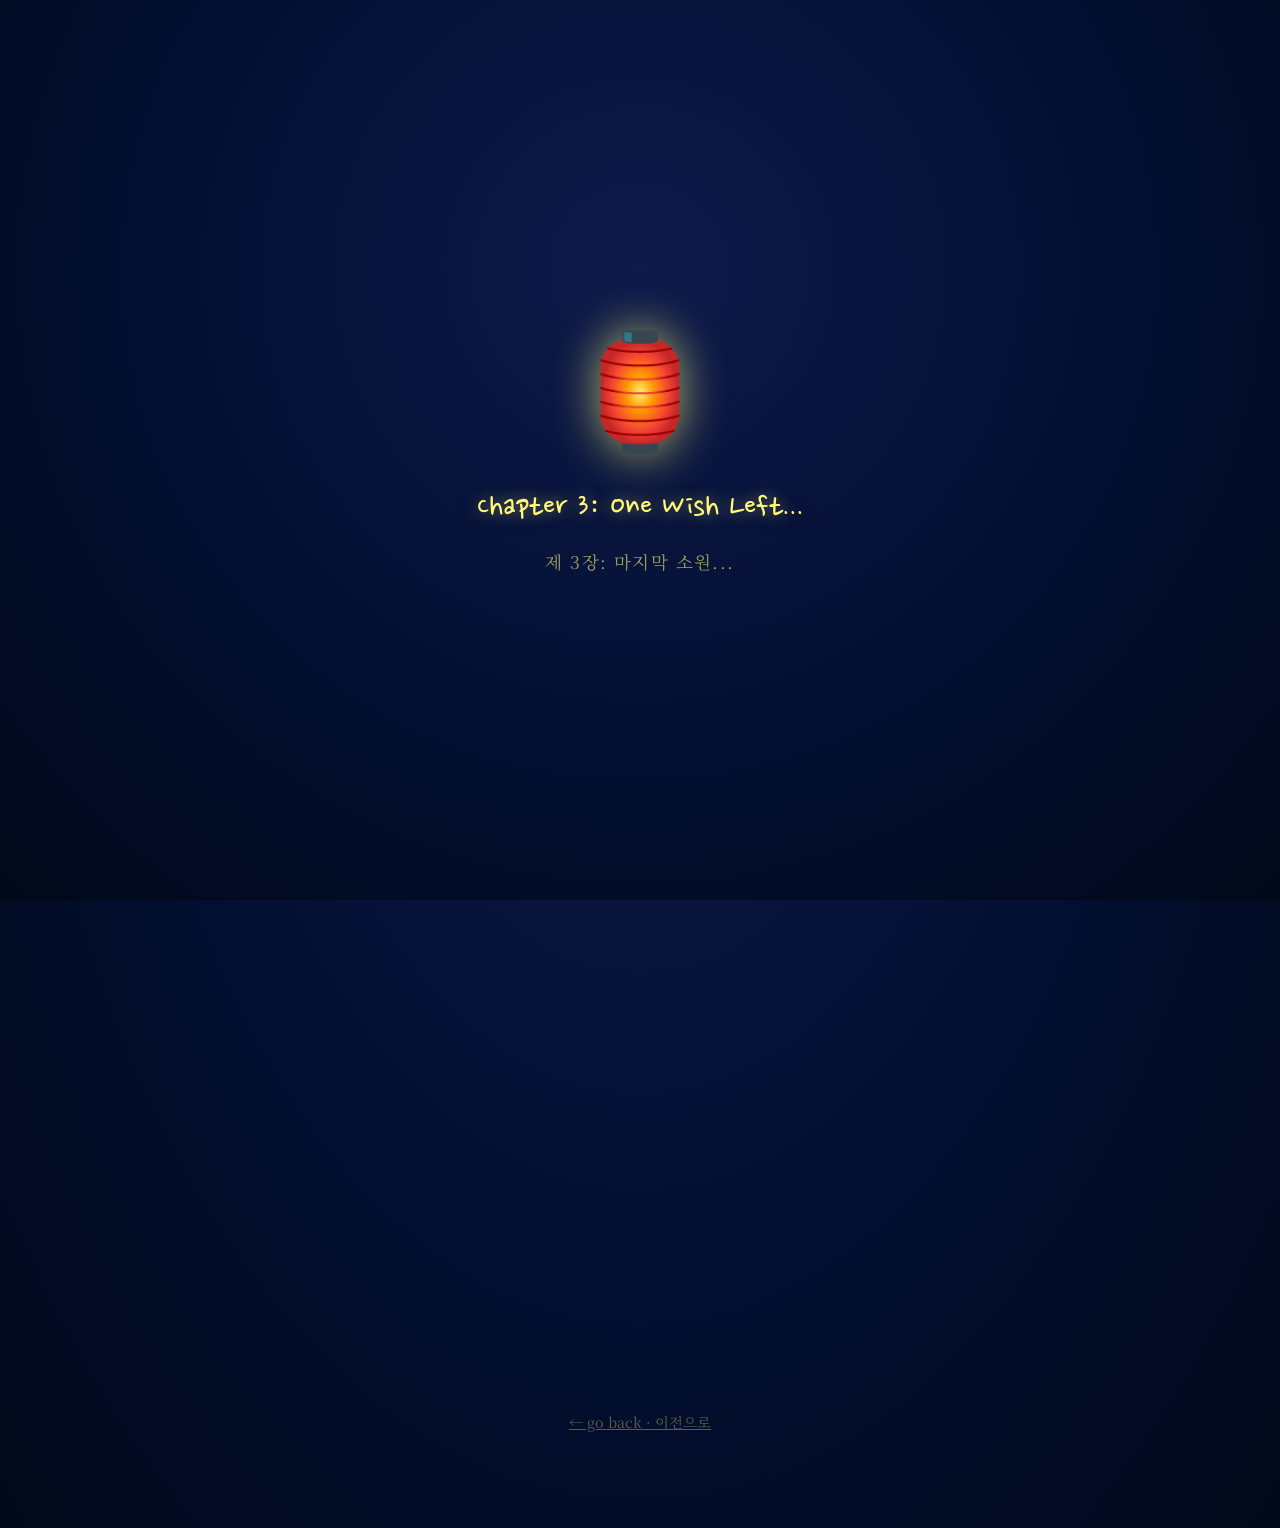
<file: pages/chapter3.html>
<!DOCTYPE html>
<html lang="en">
<head>
  <meta charset="UTF-8" />
  <meta name="viewport" content="width=device-width, initial-scale=1.0" />
  <title>One Wish Left... 🌻</title>

  <link rel="preconnect" href="https://fonts.googleapis.com" />
  <link rel="preconnect" href="https://fonts.gstatic.com" crossorigin />
  <link href="https://fonts.googleapis.com/css2?family=Nanum+Myeongjo:wght@400;700;800&family=Nanum+Pen+Script&family=Noto+Serif+KR:wght@300;400;600&display=swap" rel="stylesheet" />
  <link rel="stylesheet" href="../assets/css/styles.css" />

  <style>
    body {
      background: radial-gradient(ellipse at 50% 30%, #0d1a4a 0%, #020e2e 60%, #010818 100%);
      color: #fffef0;
      min-height: 100vh;
      overflow-x: hidden;
    }

    /* Stars + deep night sky */
    #stars-ch3 {
      position: fixed;
      inset: 0;
      z-index: 0;
      pointer-events: none;
    }

    /* ---- Main wrapper ---- */
    .ch3-wrapper {
      min-height: 100vh;
      position: relative;
      display: flex;
      flex-direction: column;
      align-items: center;
      justify-content: center;
      padding: 4rem 1.5rem 6rem;
      overflow: hidden;
    }

    /* Chapter tag */
    .chapter-tag {
      font-family: 'Noto Serif KR', serif;
      font-size: 0.82rem;
      letter-spacing: 0.22em;
      text-transform: uppercase;
      color: rgba(255, 247, 120, 0.4);
      text-align: center;
      margin-bottom: 1.2rem;
      position: relative;
      z-index: 5;
    }

    /* ---- Lantern scene ---- */
    .lantern-scene {
      position: relative;
      z-index: 5;
      display: flex;
      flex-direction: column;
      align-items: center;
      gap: 0.8rem;
      margin-bottom: 2.5rem;
    }

    .lantern {
      font-size: clamp(3rem, 8vw, 5.5rem);
      display: inline-block;
      animation: float-lantern 3.5s ease-in-out infinite;
      filter: drop-shadow(0 0 20px rgba(255,200,80,0.7));
    }

    @keyframes float-lantern {
      0%, 100% { transform: translateY(0) rotate(-4deg); }
      50% { transform: translateY(-18px) rotate(4deg); }
    }

    /* ---- Mobile ---- */
    @media (max-width: 768px) {
      .ch3-wrapper { padding: 3rem 1rem 4rem; justify-content: flex-start; padding-top: 4rem; }
      .lantern { font-size: clamp(2.5rem, 12vw, 4rem); }
      .wish-line { font-size: clamp(1.5rem, 6vw, 2.8rem); }
      .yes-section { flex-direction: column; align-items: center; gap: 1rem; }
      .yes-section .btn-yes { width: 85%; max-width: 320px; justify-content: center; }
    }
    @media (max-width: 480px) {
      .ch3-wrapper { padding-top: 3rem; }
      .wish-line { font-size: clamp(1.3rem, 7vw, 2.2rem); }
    }

    /* ---- Wish text lines ---- */
    .wish-section {
      position: relative;
      z-index: 5;
      max-width: 640px;
      width: 90%;
      text-align: center;
      display: flex;
      flex-direction: column;
      align-items: center;
      gap: 0.6rem;
    }

    .wish-line {
      font-family: 'Nanum Pen Script', cursive;
      font-size: clamp(1.8rem, 5.5vw, 3.8rem);
      color: #FFF778;
      line-height: 1.4;
      opacity: 0;
      transform: translateY(24px);
      transition: opacity 0.8s ease, transform 0.8s ease;
      text-shadow: 0 0 24px rgba(255,247,120,0.5);
    }

    .wish-line.show {
      opacity: 1;
      transform: translateY(0);
    }

    .wish-line.glow-strong {
      text-shadow: 0 0 30px rgba(255,247,120,0.9), 0 0 60px rgba(255,247,120,0.4);
    }

    .wish-sub {
      font-family: 'Noto Serif KR', serif;
      font-size: clamp(0.85rem, 2vw, 1.1rem);
      color: rgba(255, 247, 120, 0.6);
      opacity: 0;
      transform: translateY(14px);
      transition: opacity 0.7s ease, transform 0.7s ease;
      letter-spacing: 0.06em;
      line-height: 1.9;
    }

    .wish-sub.show {
      opacity: 1;
      transform: translateY(0);
    }

    /* Pause / shimmer divider */
    .shimmer-pause {
      width: 60px;
      height: 2px;
      margin: 1rem auto;
      background: linear-gradient(90deg, transparent, #FFF778, transparent);
      animation: shimmer-slide 2s ease-in-out infinite;
      opacity: 0;
      transition: opacity 0.6s ease;
    }

    .shimmer-pause.show {
      opacity: 1;
    }

    @keyframes shimmer-slide {
      0%, 100% { background-position: -100px 0; opacity: 0.4; }
      50% { background-position: 100px 0; opacity: 1; }
    }

    /* ---- Characters facing each other ---- */
    .ch3-stage {
      position: relative;
      z-index: 5;
      width: 100%;
      max-width: 600px;
      display: flex;
      justify-content: space-around;
      align-items: flex-end;
      margin: 2rem 0;
      min-height: 200px;
    }

    .ch3-bee {
      width: clamp(75px, 13vw, 120px);
      height: auto;
      opacity: 0;
      transform: translateX(-60px);
      filter: drop-shadow(0 8px 20px rgba(255,247,120,0.2));
      animation: float-bee-ch3 3s ease-in-out infinite;
    }

    .ch3-sf {
      width: clamp(90px, 15vw, 140px);
      height: auto;
      opacity: 0;
      transform: translateX(60px);
      filter: drop-shadow(0 8px 20px rgba(255,247,120,0.3));
    }

    @keyframes float-bee-ch3 {
      0%, 100% { transform: translateY(0); }
      50% { transform: translateY(-10px); }
    }

    /* Hearts between characters */
    .hearts-between {
      position: absolute;
      bottom: 60%;
      left: 50%;
      transform: translateX(-50%);
      display: flex;
      flex-direction: column;
      gap: 0.3rem;
      align-items: center;
      opacity: 0;
      transition: opacity 0.8s ease;
    }

    .hearts-between.show {
      opacity: 1;
    }

    .float-heart {
      font-size: 1.6rem;
      animation: heart-float-up var(--hdur, 2s) ease-in-out infinite;
      animation-delay: var(--hdel, 0s);
    }

    @keyframes heart-float-up {
      0%   { transform: translateY(0) scale(0.8); opacity: 0.6; }
      50%  { transform: translateY(-20px) scale(1.1); opacity: 1; }
      100% { transform: translateY(-40px) scale(0.6); opacity: 0; }
    }

    /* ---- The Question ---- */
    .question-section {
      position: relative;
      z-index: 5;
      max-width: 580px;
      width: 90%;
      text-align: center;
      opacity: 0;
      transform: translateY(30px);
      transition: opacity 0.9s ease, transform 0.9s ease;
    }

    .question-section.show {
      opacity: 1;
      transform: translateY(0);
    }

    .question-en {
      font-family: 'Nanum Pen Script', cursive;
      font-size: clamp(1.8rem, 5vw, 3.5rem);
      color: #FFF778;
      line-height: 1.4;
      text-shadow: 0 0 30px rgba(255,247,120,0.7);
      margin-bottom: 0.5rem;
    }

    .question-kr {
      font-family: 'Noto Serif KR', serif;
      font-size: clamp(0.9rem, 2vw, 1.15rem);
      color: rgba(255, 247, 120, 0.65);
      letter-spacing: 0.06em;
      line-height: 1.9;
      margin-bottom: 2.5rem;
    }

    /* ---- YES Buttons ---- */
    .btn-row {
      display: flex;
      justify-content: center;
      gap: 1.4rem;
      flex-wrap: wrap;
      opacity: 0;
      transform: translateY(20px);
      transition: opacity 0.8s ease, transform 0.8s ease;
    }

    .btn-row.show {
      opacity: 1;
      transform: translateY(0);
    }

    .yes-btn {
      padding: 1em 2.8em;
      border-radius: 50px;
      font-family: 'Nanum Pen Script', cursive;
      font-size: clamp(1.2rem, 3.5vw, 2rem);
      cursor: pointer;
      border: none;
      display: flex;
      flex-direction: column;
      align-items: center;
      transition: all 0.3s ease;
      position: relative;
    }

    .yes-btn-kr {
      font-family: 'Noto Serif KR', serif;
      font-size: 0.5em;
      opacity: 0.8;
      margin-top: 0.15em;
      letter-spacing: 0.04em;
    }

    .yes-btn-1 {
      background: linear-gradient(135deg, #FFF778, #F5C518);
      color: #022658;
      box-shadow: 0 6px 32px rgba(255,247,120,0.55);
      animation: pulse-yes 2s ease-in-out infinite;
    }

    .yes-btn-2 {
      background: linear-gradient(135deg, #022658, #0d3a7a);
      color: #FFF778;
      border: 2px solid rgba(255,247,120,0.5);
      box-shadow: 0 6px 32px rgba(2,38,88,0.5);
      animation: pulse-yes 2s ease-in-out infinite 0.3s;
    }

    @keyframes pulse-yes {
      0%, 100% { transform: translateY(0) scale(1); }
      50% { transform: translateY(-6px) scale(1.03); }
    }

    .yes-btn-1:hover, .yes-btn-2:hover {
      transform: translateY(-8px) scale(1.07) !important;
      animation: none;
    }

    .yes-btn-1:hover {
      box-shadow: 0 12px 40px rgba(255,247,120,0.8);
    }

    .yes-btn-2:hover {
      background: linear-gradient(135deg, #FFF778, #F5C518);
      color: #022658;
      border-color: transparent;
      box-shadow: 0 12px 40px rgba(255,247,120,0.6);
    }

    /* Back nav */
    .back-link {
      position: relative;
      z-index: 5;
      margin-top: 3rem;
      font-family: 'Noto Serif KR', serif;
      font-size: 0.9rem;
      color: rgba(255,247,120,0.35);
      cursor: pointer;
      background: none;
      border: none;
      text-decoration: underline;
      transition: color 0.3s ease;
    }

    .back-link:hover {
      color: rgba(255,247,120,0.7);
    }

    /* Moon / glow orb backdrop */
    .night-glow {
      position: absolute;
      top: 15%;
      left: 50%;
      transform: translateX(-50%);
      width: clamp(200px, 40vw, 400px);
      height: clamp(200px, 40vw, 400px);
      border-radius: 50%;
      background: radial-gradient(circle, rgba(255,247,120,0.06) 0%, transparent 70%);
      z-index: 0;
      animation: night-glow-pulse 5s ease-in-out infinite;
    }

    @keyframes night-glow-pulse {
      0%, 100% { opacity: 0.7; transform: translateX(-50%) scale(1); }
      50% { opacity: 1; transform: translateX(-50%) scale(1.08); }
    }
  </style>
</head>
<body>

  <canvas id="particle-canvas" aria-hidden="true"></canvas>
  <button id="music-toggle" aria-label="Toggle music">🎵</button>
  <div id="yt-player" style="position:fixed;top:-9999px;left:-9999px;"></div>
  <div id="stars-ch3" class="stars"></div>

  <div class="ch3-wrapper">

    <!-- Night glow backdrop -->
    <div class="night-glow" aria-hidden="true"></div>

    <!-- Chapter tag -->
    <p class="chapter-tag" id="ch3-tag">Chapter 3 · 제 3장</p>

    <!-- Lantern -->
    <div class="lantern-scene" id="lantern-scene">
      <span class="lantern" aria-hidden="true" id="lantern-emoji">🏮</span>
    </div>

    <!-- Wish text lines -->
    <div class="wish-section" id="wish-section">

      <div class="wish-line" id="wish1">
        "I have one wish left..."
      </div>
      <div class="wish-sub" id="wish1-kr">
        "나에게 소원이 하나 남아있어..."
      </div>

      <div class="shimmer-pause" id="shimmer1"></div>

      <div class="wish-line glow-strong" id="wish2" style="font-size: clamp(1.6rem, 4.5vw, 3.2rem);">
        "...for you to be my girlfriend."
      </div>
      <div class="wish-sub" id="wish2-kr">
        "...네가 내 여자친구가 되어주는 것."
      </div>

    </div>

    <!-- Character stage -->
    <div class="ch3-stage" id="ch3-stage">
      <img class="ch3-bee" id="ch3-bee" src="../assets/svg/honeybee.svg" alt="Honeybee" draggable="false" />

      <!-- Floating hearts between them -->
      <div class="hearts-between" id="hearts-between">
        <span class="float-heart" style="--hdur:2.2s;--hdel:0s;">💛</span>
        <span class="float-heart" style="--hdur:2.8s;--hdel:0.5s;">🌻</span>
        <span class="float-heart" style="--hdur:2s;--hdel:1s;">💛</span>
      </div>

      <img class="ch3-sf" id="ch3-sf" src="../assets/svg/sunflower.svg" alt="Sunflower" draggable="false" />
    </div>

    <!-- The Question -->
    <div class="question-section" id="question-section">
      <div class="question-en">
        "So... will you be my girlfriend? 🌻🐝"
      </div>
      <div class="question-kr">
        "그래서... 내 여자친구가 되어줄래? 🌻🐝"
      </div>

      <!-- YES / YES buttons -->
      <div class="btn-row" id="btn-row">
        <button class="yes-btn yes-btn-1" id="yes1" onclick="handleYes(event)" aria-label="Yes!">
          Yes! 🌻
          <span class="yes-btn-kr">응! 당연하지!</span>
        </button>
        <button class="yes-btn yes-btn-2" id="yes2" onclick="handleYes(event)" aria-label="Of course!">
          Of course! 💛
          <span class="yes-btn-kr">물론이지! 🐝</span>
        </button>
      </div>
    </div>

    <button class="back-link" onclick="navigateTo('chapter2.html')" aria-label="Go back">
      ← go back · 이전으로
    </button>

  </div>

  <!-- Libraries -->
  <script src="https://cdnjs.cloudflare.com/ajax/libs/gsap/3.12.5/gsap.min.js"></script>
  <script src="../assets/js/particles.js"></script>
  <script src="../assets/js/main.js"></script>

  <script>
    // Stars
    generateStars('stars-ch3', 100);

    // Particles — stars + sparkles, dreamy
    const particles = new ParticleSystem('particle-canvas');
    particles.start('stars');

    // ---- Reveal sequence ----
    function runReveal() {
      // Step 1: Chapter tag fades in
      const tag = document.getElementById('ch3-tag');
      tag.style.transition = 'opacity 0.8s ease';
      tag.style.opacity = '0';
      setTimeout(() => { tag.style.opacity = '1'; }, 300);

      // Step 2: Lantern appears
      const lanternScene = document.getElementById('lantern-scene');
      lanternScene.style.opacity = '0';
      lanternScene.style.transition = 'opacity 1s ease';
      setTimeout(() => { lanternScene.style.opacity = '1'; }, 800);

      // Step 3: First wish line
      setTimeout(() => {
        document.getElementById('wish1').classList.add('show');
        document.getElementById('wish1-kr').classList.add('show');
      }, 1600);

      // Step 4: Shimmer pause
      setTimeout(() => {
        document.getElementById('shimmer1').classList.add('show');
      }, 3000);

      // Step 5: Second wish line — the reveal
      setTimeout(() => {
        document.getElementById('wish2').classList.add('show');
        document.getElementById('wish2-kr').classList.add('show');
        // Sparkle burst on reveal
        particles.setMode('mixed');
        particles.burst(window.innerWidth / 2, window.innerHeight * 0.45, 20, 'sparkle');
      }, 4200);

      // Step 6: Characters appear
      setTimeout(() => {
        const bee = document.getElementById('ch3-bee');
        const sf  = document.getElementById('ch3-sf');
        if (window.gsap) {
          gsap.to(bee, { opacity: 1, x: 0, duration: 1.1, ease: 'power2.out' });
          gsap.to(sf,  { opacity: 1, x: 0, duration: 1.1, ease: 'power2.out', delay: 0.25 });
          // Heart eyes on bee
          gsap.to(bee, {
            filter: 'drop-shadow(0 8px 20px rgba(255,247,120,0.5)) brightness(1.15)',
            duration: 0.8,
            delay: 1,
          });
        } else {
          bee.style.opacity = '1';
          bee.style.transform = 'none';
          sf.style.opacity = '1';
          sf.style.transform = 'none';
        }

        // Show hearts between characters
        setTimeout(() => {
          document.getElementById('hearts-between').classList.add('show');
        }, 1000);
      }, 5500);

      // Step 7: The Question + buttons appear
      setTimeout(() => {
        document.getElementById('question-section').classList.add('show');
        setTimeout(() => {
          document.getElementById('btn-row').classList.add('show');
          particles.setMode('hearts');
        }, 500);
      }, 7000);
    }

    // ---- Handle YES click ----
    function handleYes(e) {
      const btn = e.currentTarget;

      // Prevent double click
      document.getElementById('yes1').disabled = true;
      document.getElementById('yes2').disabled = true;

      // Button celebration
      if (window.gsap) {
        gsap.to(btn, {
          scale: 1.3,
          duration: 0.3,
          ease: 'back.out(3)',
          yoyo: true,
          repeat: 1,
        });
      }

      // Heart burst at click position
      particles.setMode('celebration');
      particles.burst(e.clientX, e.clientY, 25, 'heart');
      particles.burst(e.clientX, e.clientY, 15, 'sparkle');

      // Navigate to response page after a beat
      setTimeout(() => navigateTo('response.html', 800), 400);
    }

    // ---- Easter egg ----
    initEasterEgg(document.getElementById('ch3-bee'));

    // ---- Start sequence — triggered after tap overlay ----
    window.addEventListener('load', () => {
      showTapOverlay({
        bg: 'radial-gradient(ellipse at 50% 30%, #0d1a4a 0%, #020e2e 60%, #010818 100%)',
        emoji: '🏮',
        text: 'Chapter 3: One Wish Left...',
        textKr: '제 3장: 마지막 소원...',
        onReveal: runReveal,
      });
    });
  </script>
</body>
</html>
</file>
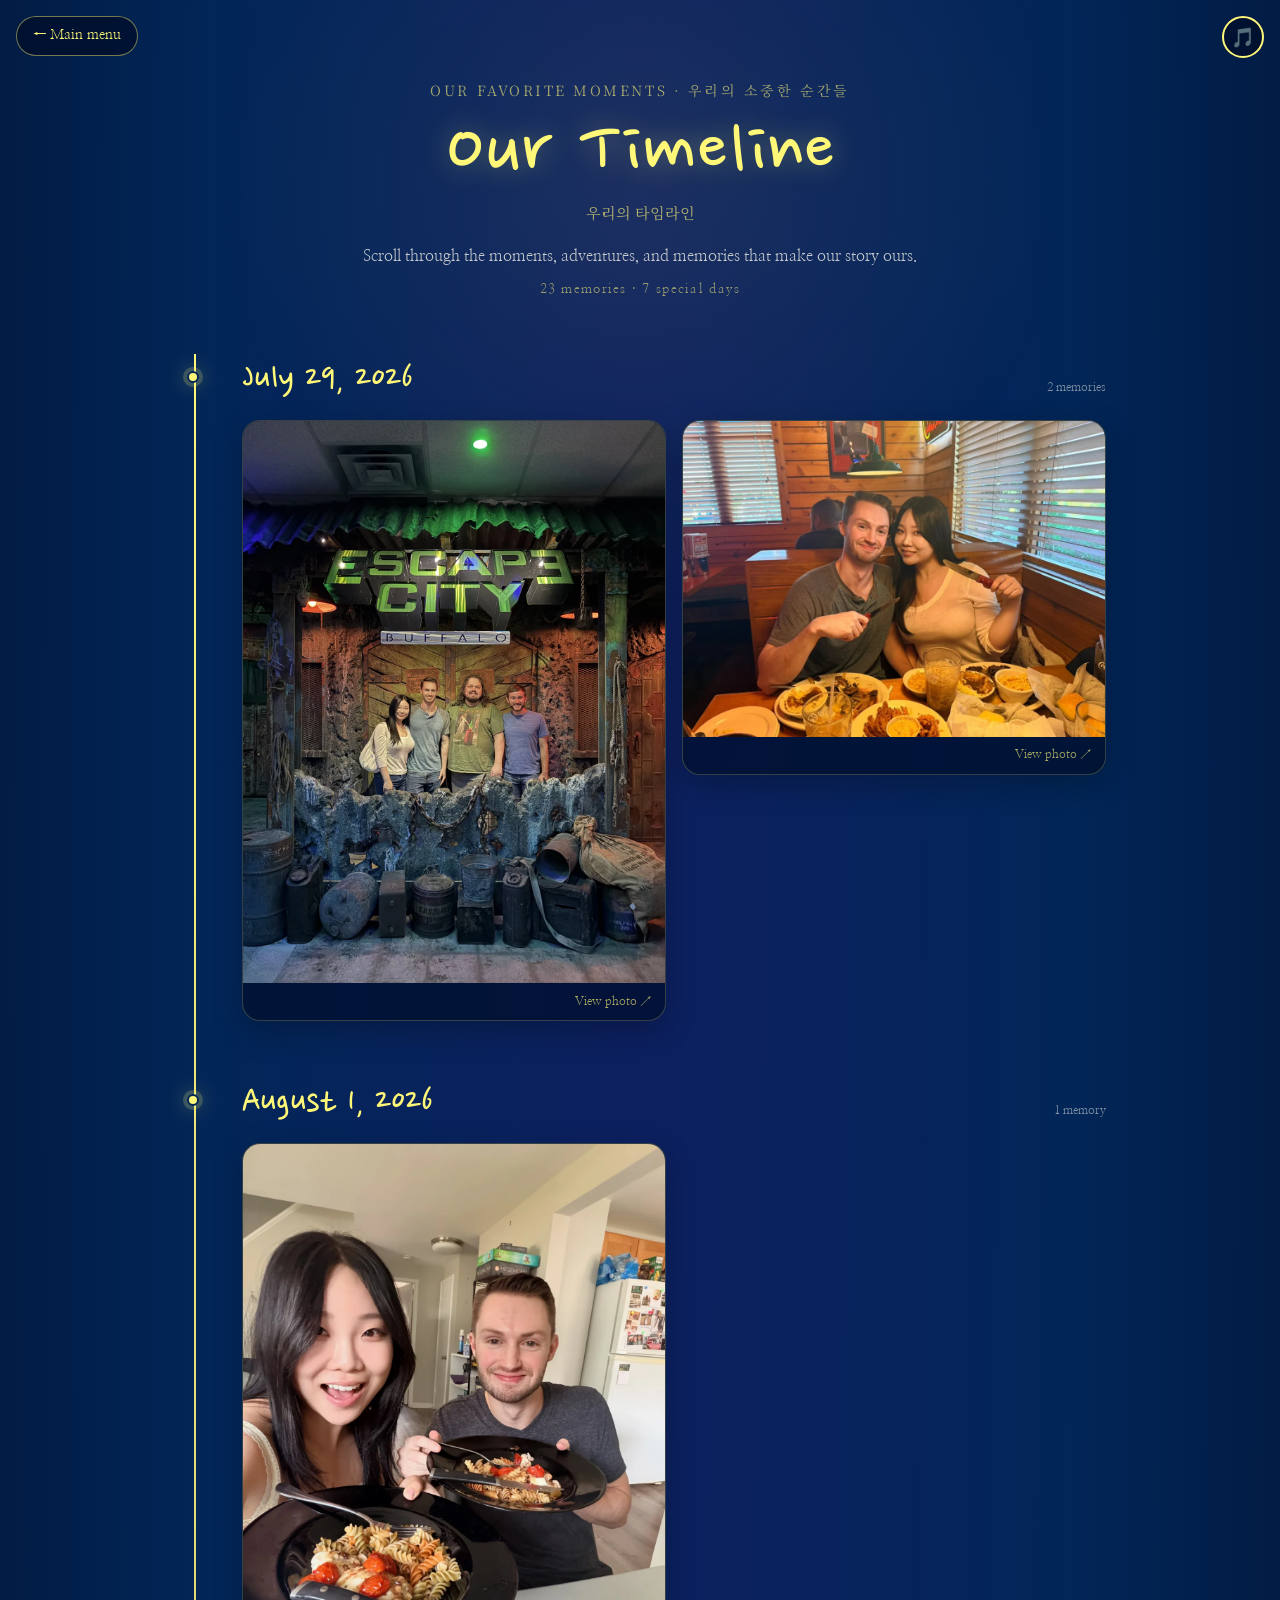
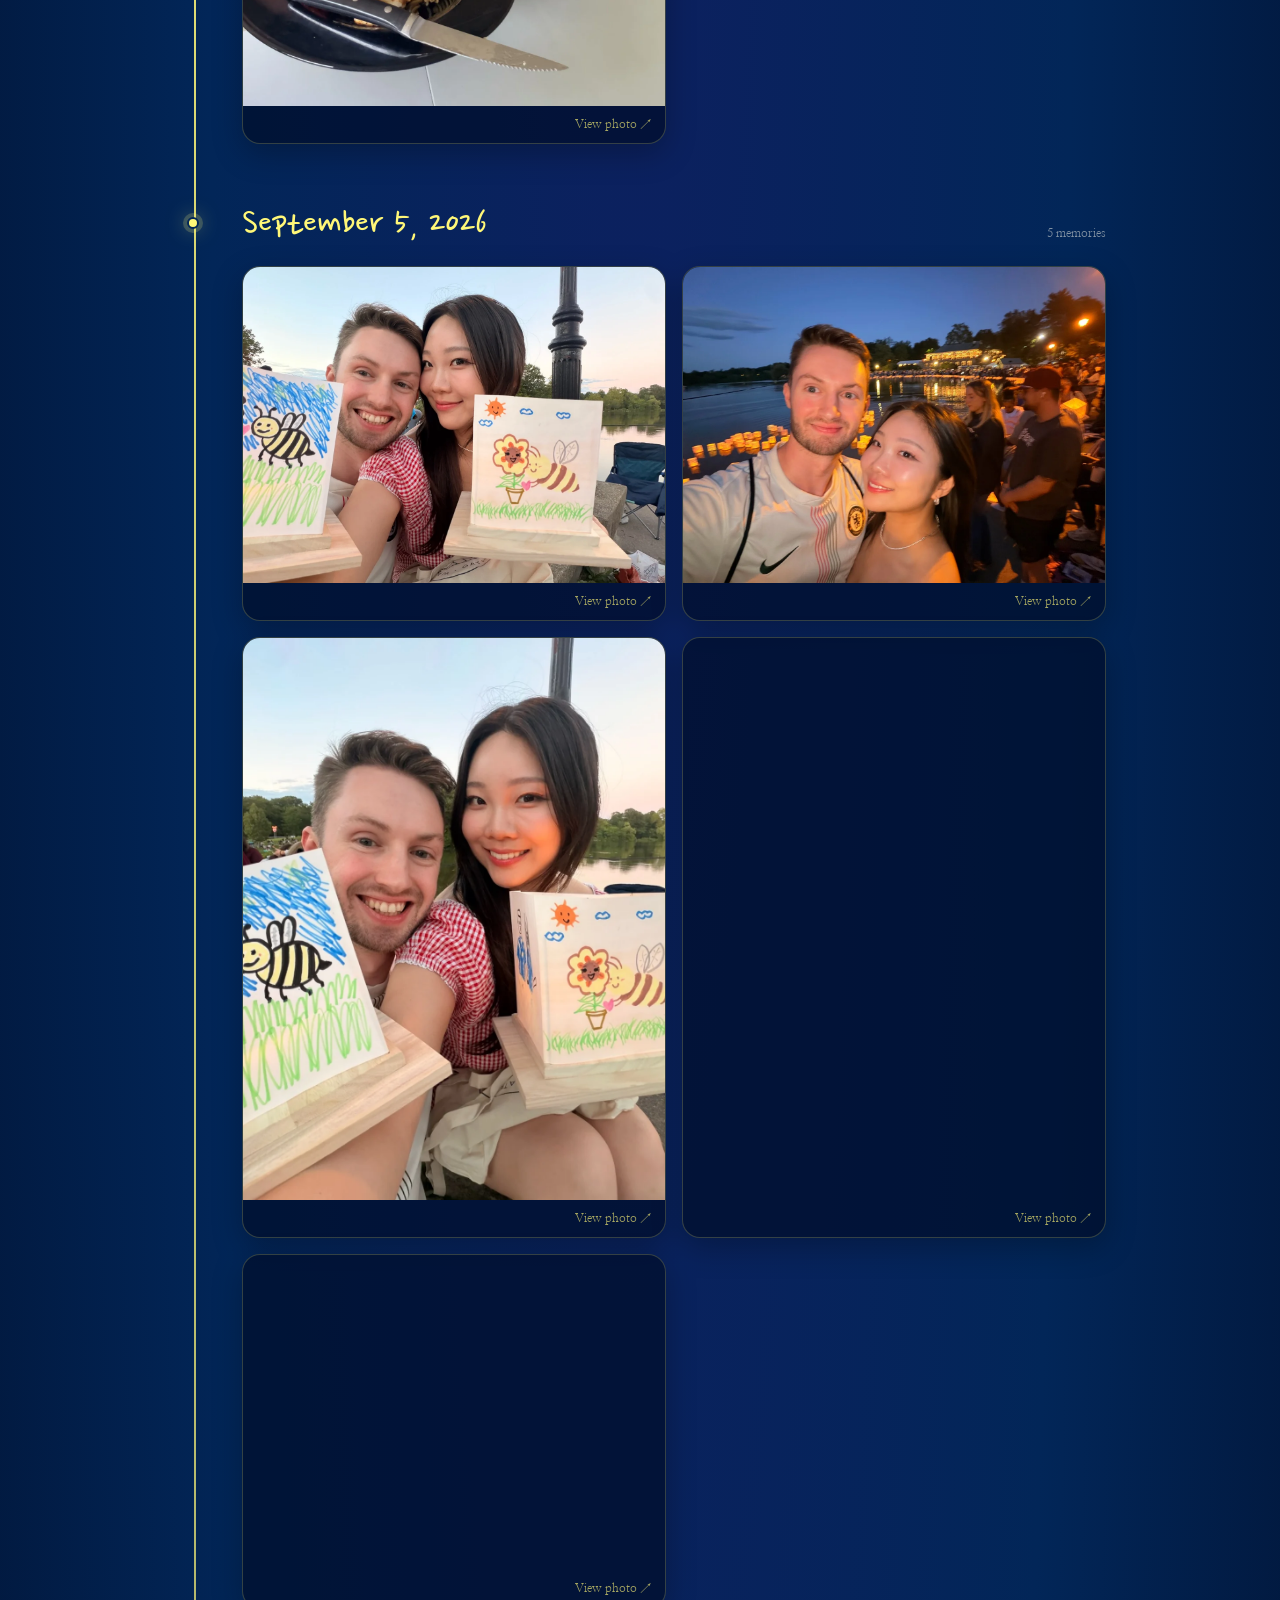
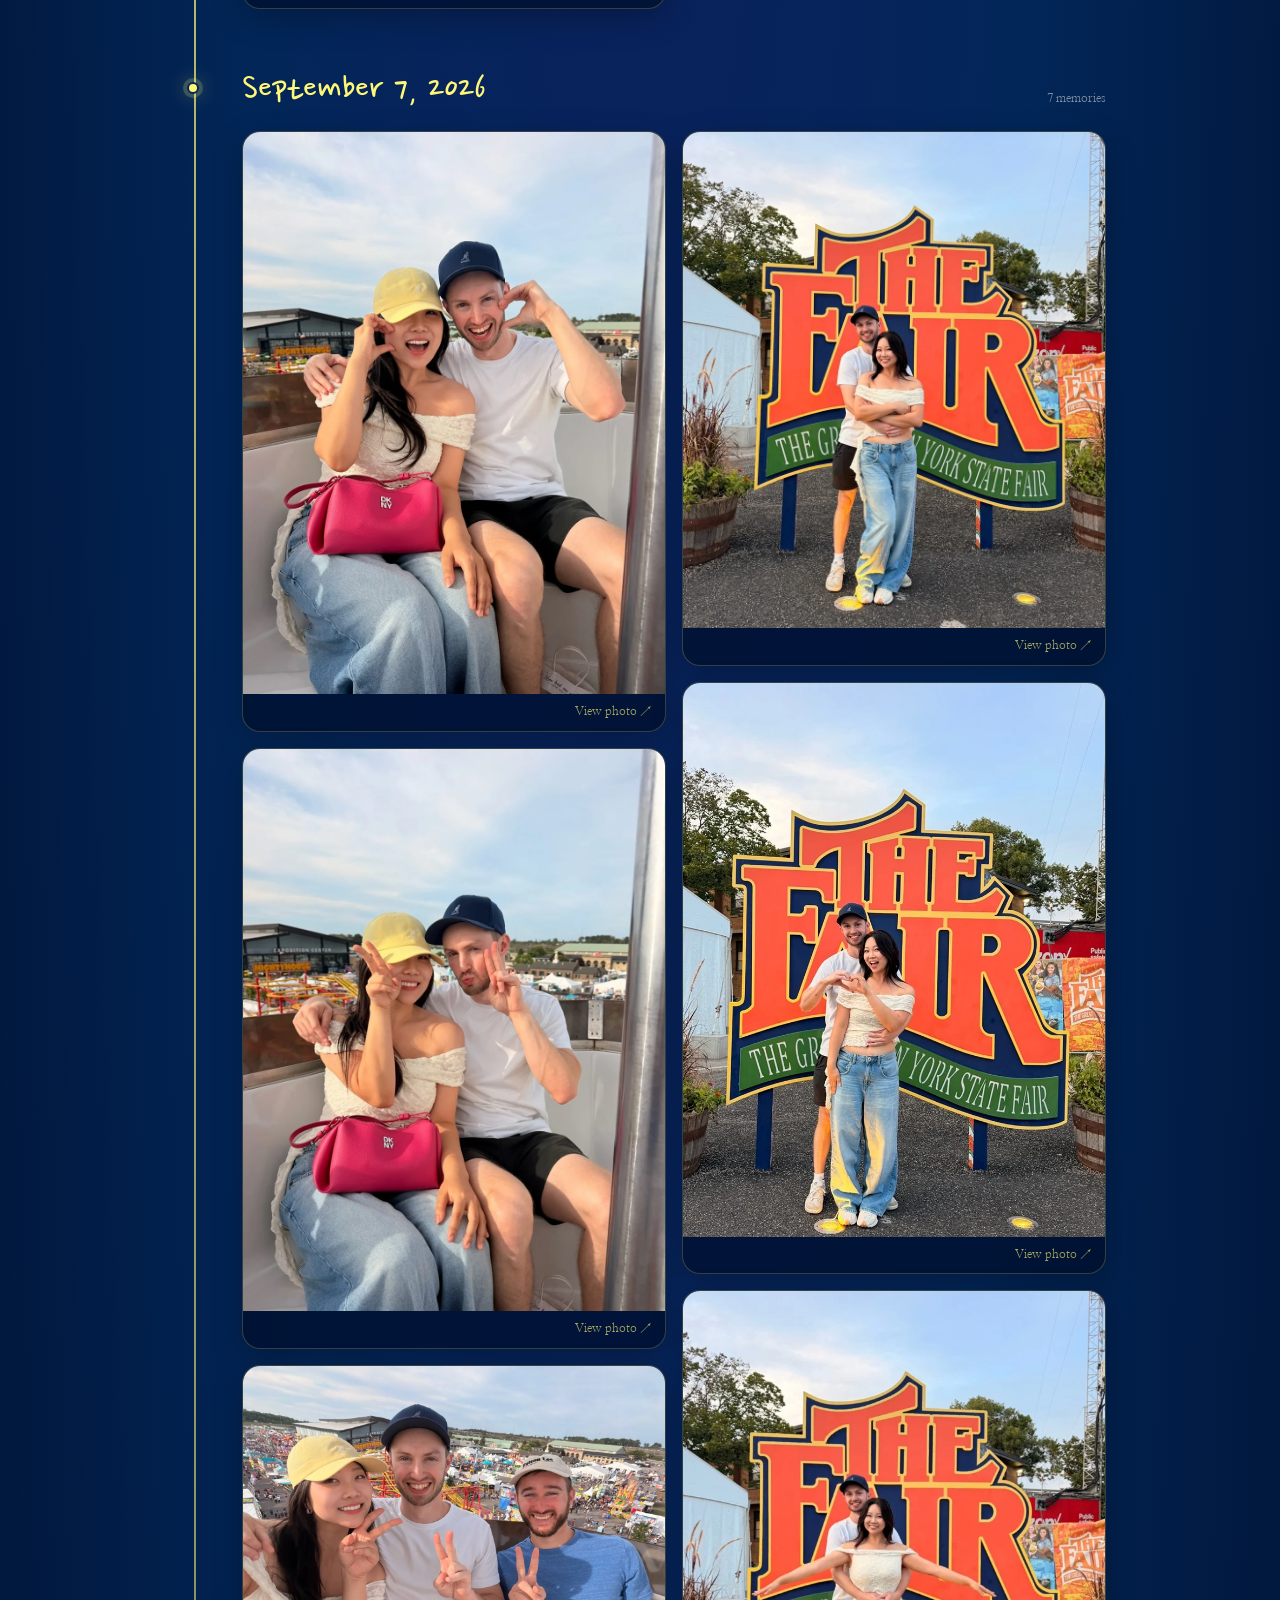
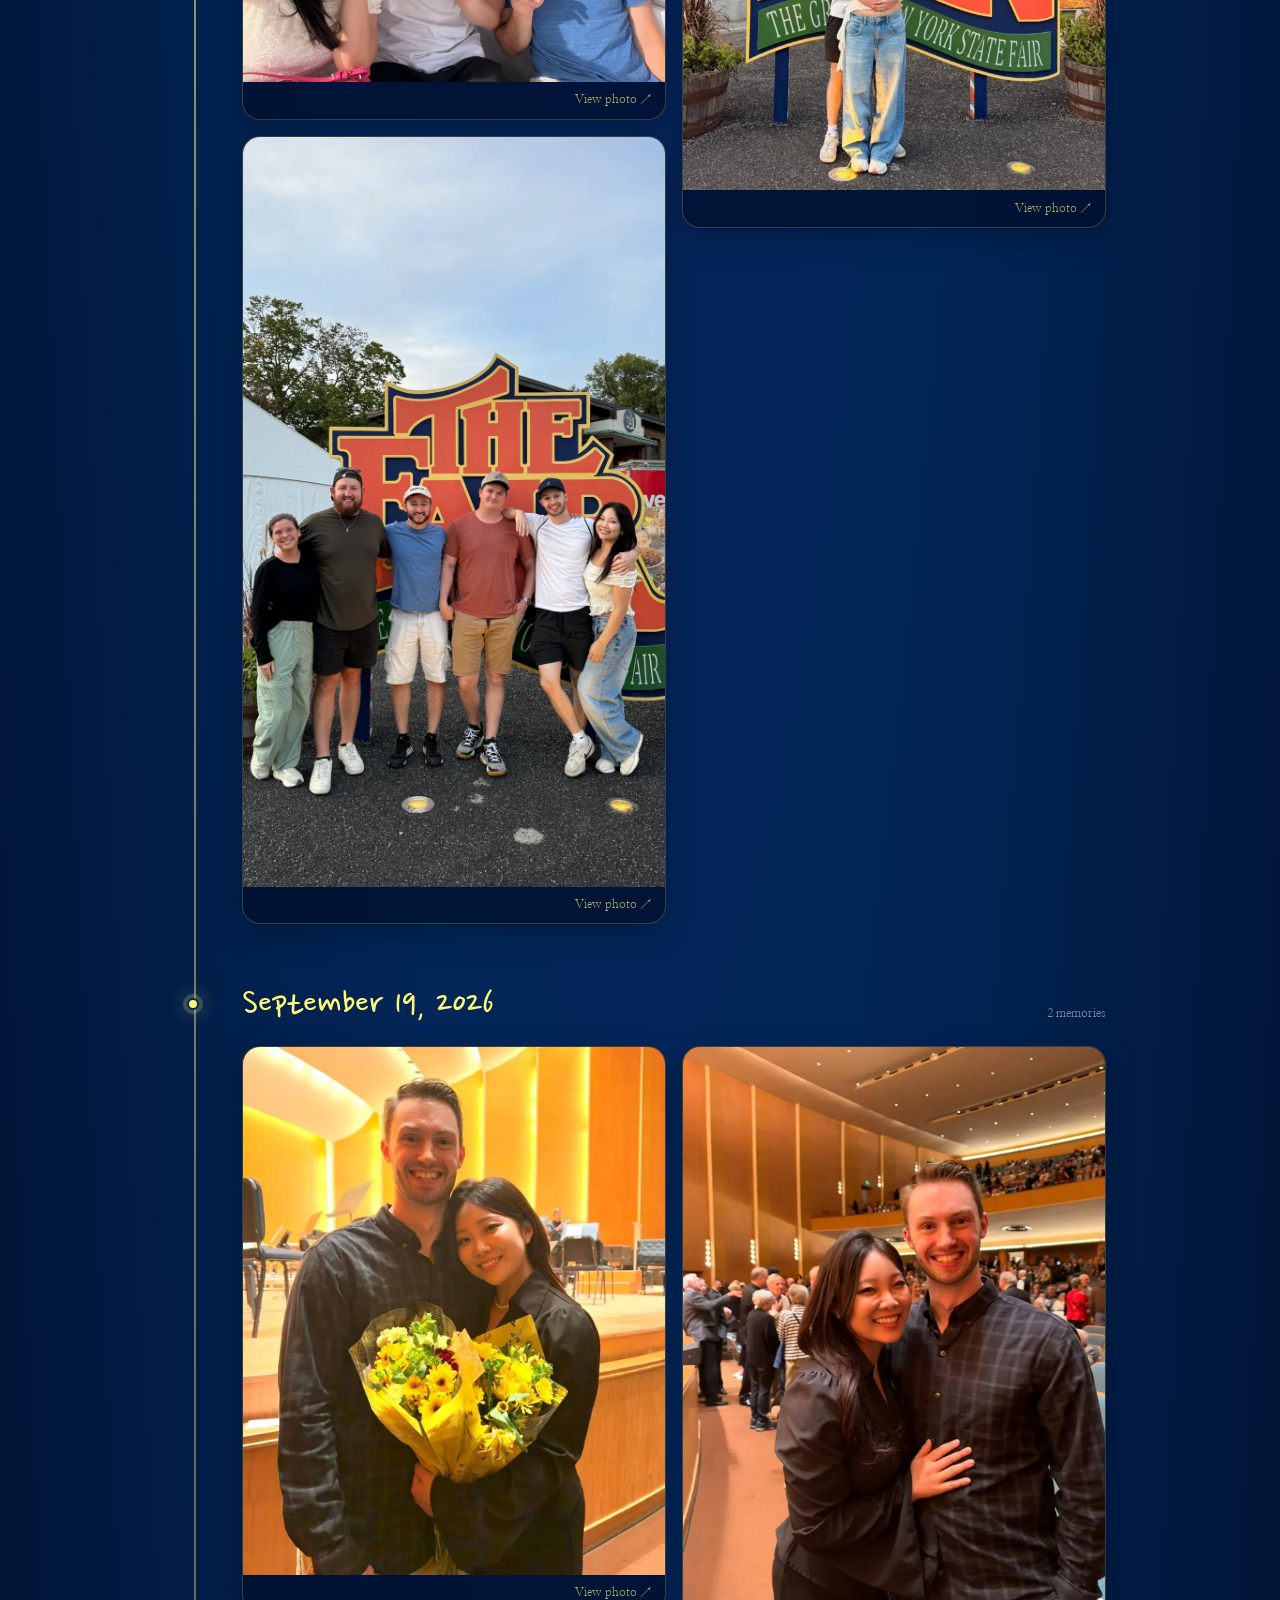
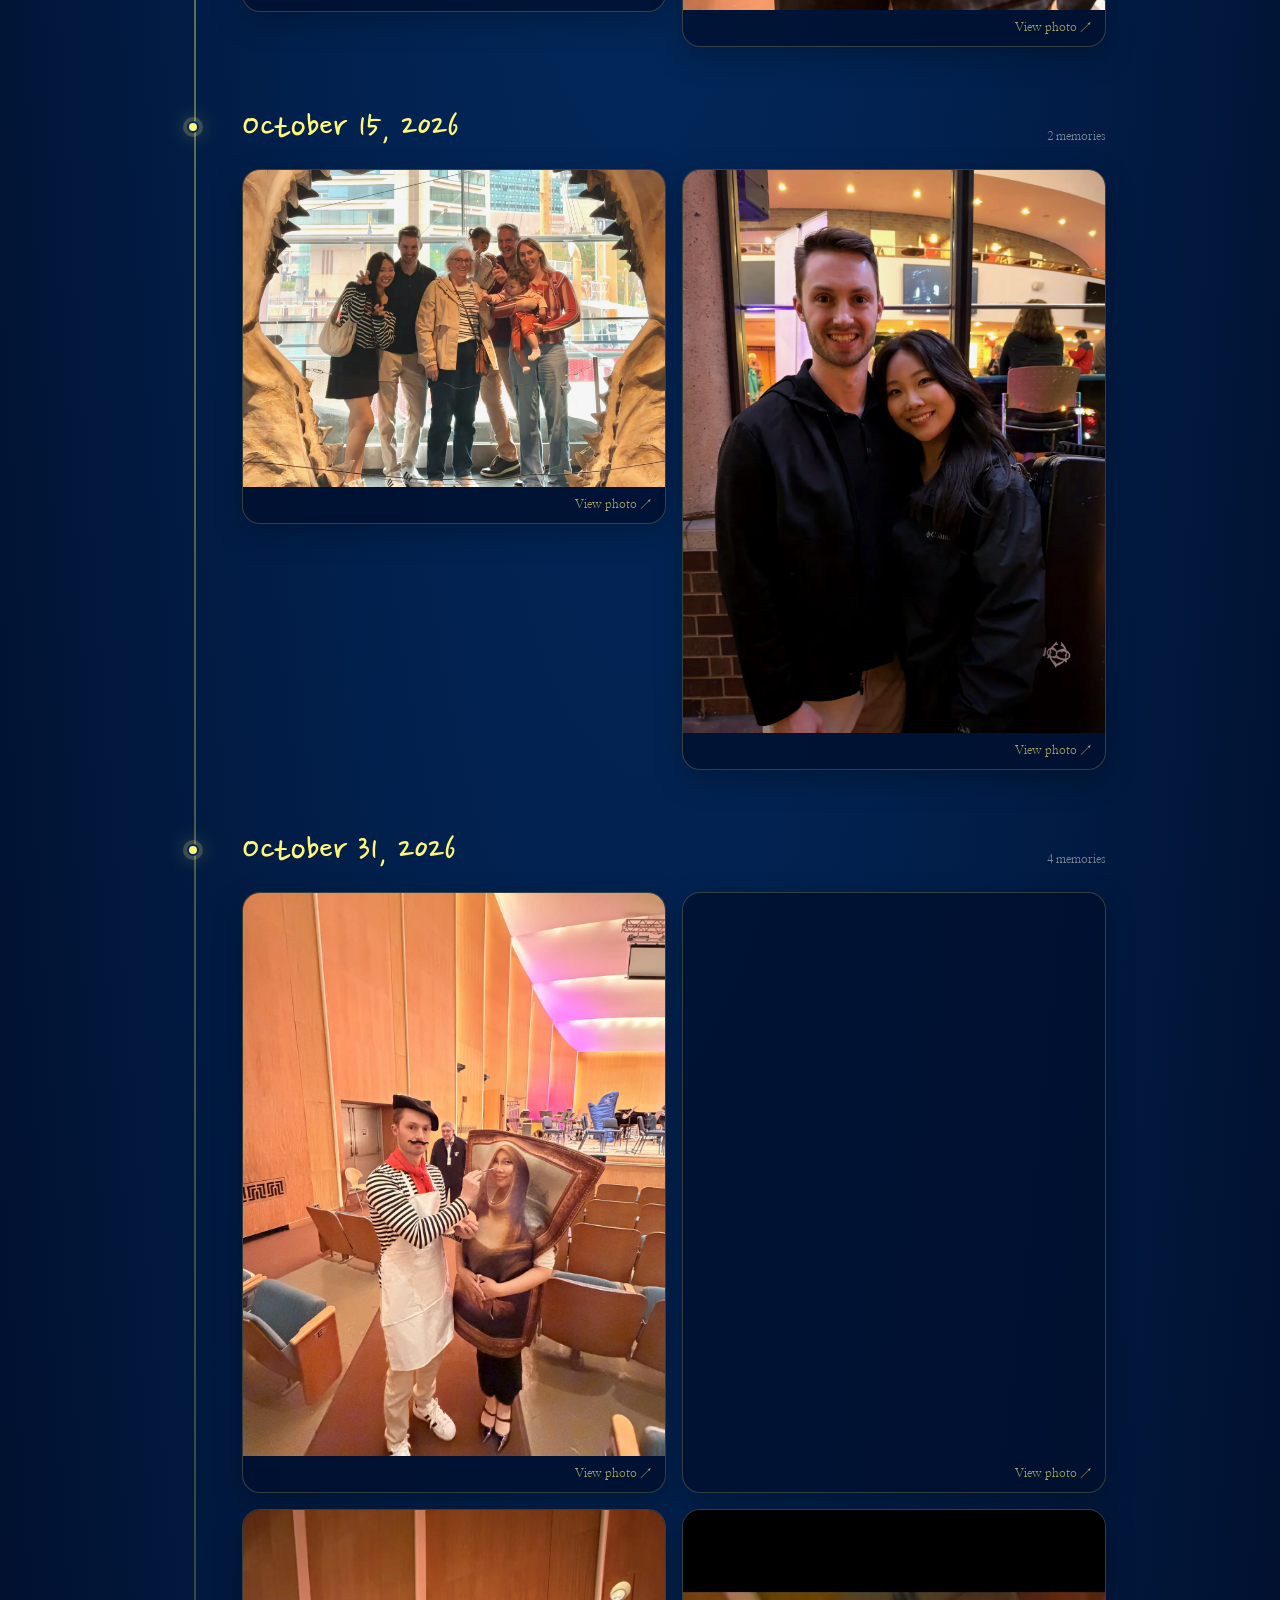
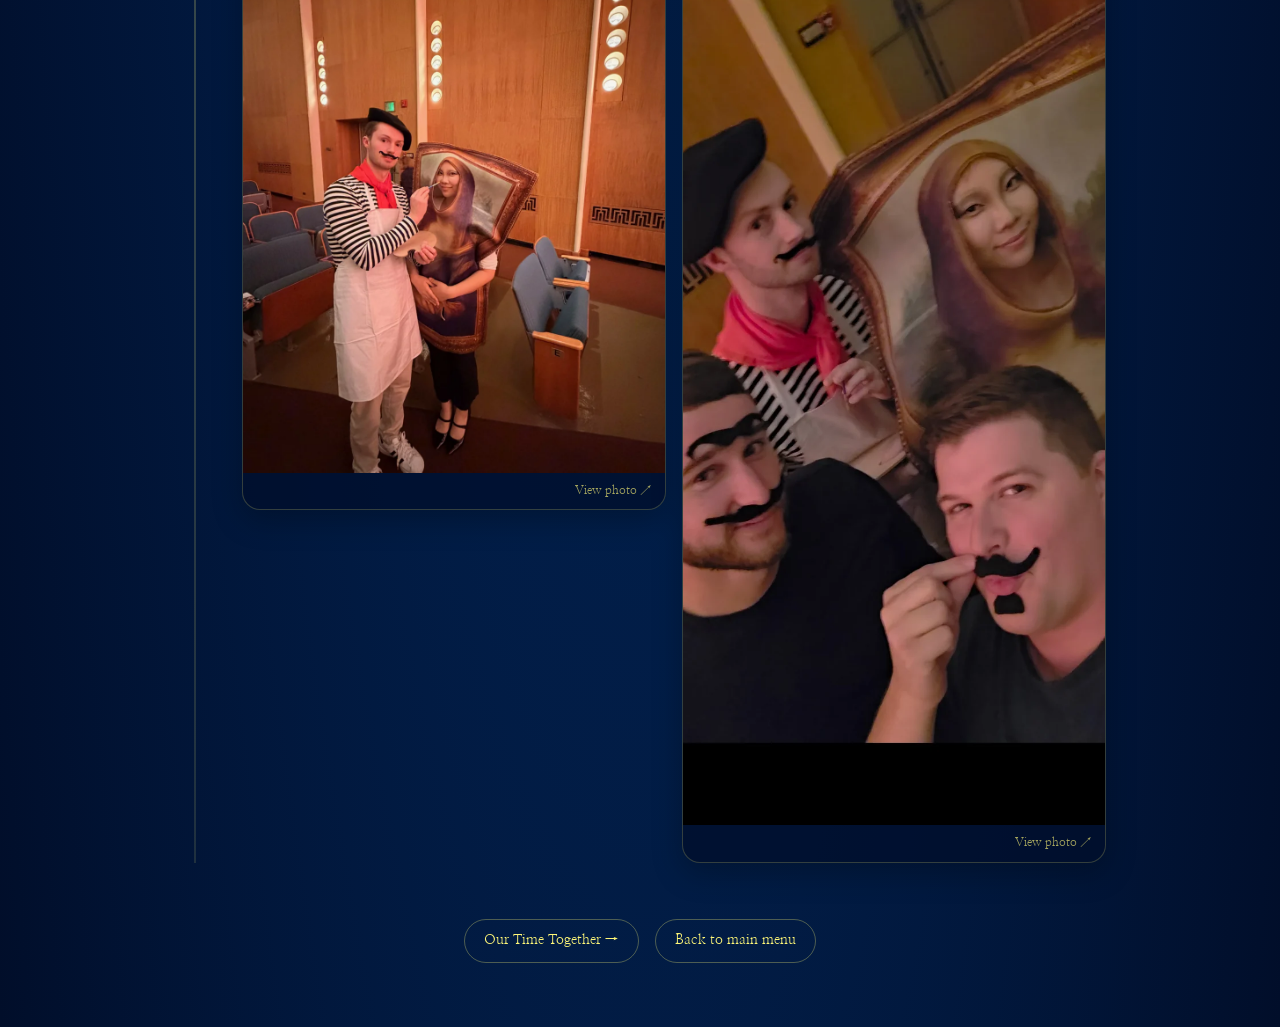
<file: pages/timeline.html>
<!DOCTYPE html>
<html lang="en">
<head>
  <meta charset="UTF-8" />
  <meta name="viewport" content="width=device-width, initial-scale=1.0" />
  <title>Our Timeline 🌻🐝 — Photo Memories</title>
  <meta name="description" content="A scrollable timeline of our favorite moments together." />
  <link rel="preconnect" href="https://fonts.googleapis.com" />
  <link rel="preconnect" href="https://fonts.gstatic.com" crossorigin />
  <link href="https://fonts.googleapis.com/css2?family=Nanum+Myeongjo:wght@400;700;800&family=Nanum+Pen+Script&family=Noto+Serif+KR:wght@300;400;600&display=swap" rel="stylesheet" />
  <style>
    *, *::before, *::after { box-sizing:border-box; margin:0; padding:0; }
    html { scroll-behavior:smooth; }
    body {
      min-height:100vh;
      overflow-x:hidden;
      background:radial-gradient(ellipse at 50% 10%, #0d2060 0%, #022658 48%, #010e2a 100%);
      color:#FFFEF0;
      font-family:'Nanum Myeongjo', Georgia, serif;
    }
    body::before {
      content:'';
      position:fixed;
      inset:0;
      background:radial-gradient(circle at 50% 20%, rgba(255,247,120,0.07), transparent 45%);
      pointer-events:none;
    }
    #stars-layer { position:fixed; inset:0; pointer-events:none; }
    .star { animation:twinkle var(--dur,4s) ease-in-out infinite var(--delay,0s); }
    .heart-burst { position:fixed; z-index:30; pointer-events:none; font-size:1.5rem; animation:heart-rise 1.2s ease-out forwards; }
    @keyframes heart-rise { to { opacity:0; transform:translateY(-90px) scale(.6); } }
    @keyframes twinkle { 0%,100%{opacity:.1;transform:scale(.8);} 50%{opacity:1;transform:scale(1.2);} }
    #music-toggle {
      position:fixed;
      top:1rem; right:1rem;
      z-index:20;
      width:42px; height:42px;
      display:flex; align-items:center; justify-content:center;
      border:2px solid #FFF778;
      border-radius:50%;
      background:rgba(1,14,42,0.75);
      color:#FFF778;
      font-size:1.2rem;
      cursor:pointer;
      backdrop-filter:blur(8px);
    }
    .back-link {
      position:fixed;
      top:1rem; left:1rem;
      z-index:20;
      padding:.65rem 1rem;
      border:1px solid rgba(255,247,120,.45);
      border-radius:50px;
      background:rgba(1,14,42,.75);
      color:#FFF778;
      font-size:.85rem;
      text-decoration:none;
      backdrop-filter:blur(8px);
    }
    .back-link:hover { background:rgba(2,38,88,.95); }
    .back-link:focus-visible, #music-toggle:focus-visible, .footer-links a:focus-visible, figure a:focus-visible {
      outline:3px solid #F5C518;
      outline-offset:4px;
    }
    .page {
      position:relative;
      z-index:2;
      width:min(100%, 980px);
      margin:0 auto;
      padding:5rem 1.5rem 4rem;
    }
    .page-header { text-align:center; }
    .tag-line {
      color:rgba(255,247,120,.6);
      font-family:'Noto Serif KR', serif;
      font-size:clamp(.7rem, 1.8vw, .88rem);
      letter-spacing:.18em;
      text-transform:uppercase;
    }
    h1 {
      margin-top:.35rem;
      color:#FFF778;
      font-family:'Nanum Pen Script', cursive;
      font-size:clamp(3.2rem, 9vw, 5.5rem);
      font-weight:400;
      line-height:1.1;
      text-shadow:0 0 28px rgba(255,247,120,.35);
    }
    .title-kr { color:rgba(255,247,120,.65); font-family:'Noto Serif KR',serif; font-size:.95rem; }
    .intro { max-width:560px; margin:1.2rem auto 0; color:rgba(255,254,240,.75); line-height:1.7; }
    .photo-count { margin-top:.75rem; color:rgba(255,247,120,.55); font-size:.8rem; letter-spacing:.1em; }
    .timeline { position:relative; margin-top:3.5rem; }
    .timeline::before {
      content:'';
      position:absolute;
      top:0; bottom:0; left:20px;
      width:2px;
      background:linear-gradient(#FFF778, rgba(255,247,120,.12));
    }
    .day { position:relative; padding-left:4.25rem; margin-bottom:3.5rem; }
    .day::before {
      content:'';
      position:absolute;
      top:1.1rem; left:13px;
      width:12px; height:12px;
      border:2px solid #022658;
      border-radius:50%;
      background:#FFF778;
      box-shadow:0 0 0 4px rgba(255,247,120,.18), 0 0 20px rgba(255,247,120,.55);
    }
    .day-header { display:flex; align-items:baseline; justify-content:space-between; gap:1rem; }
    .day h2 { color:#FFF778; font-family:'Nanum Pen Script',cursive; font-size:clamp(1.8rem,4vw,2.5rem); font-weight:400; }
    .day-count { color:rgba(255,254,240,.5); font-size:.75rem; white-space:nowrap; }
    .photo-grid { columns:2; column-gap:1rem; margin-top:1rem; }
    figure {
      break-inside:avoid;
      margin-bottom:1rem;
      overflow:hidden;
      border:1px solid rgba(255,247,120,.2);
      border-radius:18px;
      background:rgba(1,14,42,.7);
      box-shadow:0 10px 30px rgba(0,0,0,.25);
    }
    figure a { display:block; overflow:hidden; }
    figure img { display:block; width:100%; height:auto; transition:transform .35s ease; }
    figure a:hover img { transform:scale(1.025); }
    figcaption {
      display:flex;
      justify-content:flex-end;
      gap:.75rem;
      padding:.7rem .85rem;
      color:rgba(255,254,240,.6);
      font-size:.72rem;
    }
    figcaption span { color:rgba(255,247,120,.65); }
    .day.reveal { opacity:0; transform:translateY(24px); transition:opacity .7s ease, transform .7s ease; }
    .day.reveal.visible { opacity:1; transform:translateY(0); }
    .footer-links { display:flex; justify-content:center; flex-wrap:wrap; gap:1rem; margin-top:2rem; }
    .footer-links a {
      padding:.8rem 1.2rem;
      border:1px solid rgba(255,247,120,.3);
      border-radius:50px;
      color:#FFF778;
      font-size:.85rem;
      text-decoration:none;
    }
    .footer-links a:hover { background:rgba(255,247,120,.1); }
    @media (max-width:600px) {
      .page { padding:5rem 1rem 3rem; }
      .timeline { margin-top:2.5rem; }
      .timeline::before { left:8px; }
      .day { padding-left:2rem; margin-bottom:2.5rem; }
      .day::before { left:1px; }
      .day-header { align-items:flex-start; flex-direction:column; gap:0; }
      .photo-grid { columns:1; }
      .back-link, #music-toggle { top:.65rem; }
      .back-link { left:.65rem; }
      #music-toggle { right:.65rem; }
    }
    @media (prefers-reduced-motion:reduce) {
      html { scroll-behavior:auto; }
      .day.reveal { opacity:1; transform:none; transition:none; }
      figure img { transition:none; }
    }
  </style>
</head>
<body>
  <div id="stars-layer" aria-hidden="true"></div>
  <a class="back-link" href="../index.html">← Main menu</a>
  <button id="music-toggle" aria-label="Play Memories by Maroon 5">🎵</button>
  <div id="yt-player" style="position:fixed;top:-9999px;left:-9999px;width:1px;height:1px;"></div>

  <main class="page">
    <header class="page-header">
      <div class="tag-line">Our favorite moments · 우리의 소중한 순간들</div>
      <h1>Our Timeline</h1>
      <div class="title-kr">우리의 타임라인</div>
      <p class="intro">Scroll through the moments, adventures, and memories that make our story ours.</p>
      <p class="photo-count">23 memories · 7 special days</p>
    </header>

    <div class="timeline">
      <section class="day" aria-labelledby="date-2026-07-29">
        <header class="day-header">
          <h2 id="date-2026-07-29"><time datetime="2026-07-29">July 29, 2026</time></h2>
          <p class="day-count">2 memories</p>
        </header>
        <div class="photo-grid">
          <figure>
            <a href="../assets/images/timeline/2026-07-29-01.webp" target="_blank" rel="noopener" aria-label="View full-size photo from July 29, 2026">
              <img src="../assets/images/timeline/2026-07-29-01.webp" alt="Our memory from July 29, 2026" width="1200" height="1600" loading="eager" fetchpriority="high" decoding="async" />
            </a>
            <figcaption>
              <span>View photo ↗</span>
            </figcaption>
          </figure>
          <figure>
            <a href="../assets/images/timeline/2026-07-29-02.webp" target="_blank" rel="noopener" aria-label="View full-size photo from July 29, 2026">
              <img src="../assets/images/timeline/2026-07-29-02.webp" alt="Our memory from July 29, 2026" width="1024" height="768" loading="lazy" decoding="async" />
            </a>
            <figcaption>
              <span>View photo ↗</span>
            </figcaption>
          </figure>
        </div>
      </section>

      <section class="day" aria-labelledby="date-2026-08-01">
        <header class="day-header">
          <h2 id="date-2026-08-01"><time datetime="2026-08-01">August 1, 2026</time></h2>
          <p class="day-count">1 memory</p>
        </header>
        <div class="photo-grid">
          <figure>
            <a href="../assets/images/timeline/2026-08-01-01.webp" target="_blank" rel="noopener" aria-label="View full-size photo from August 1, 2026">
              <img src="../assets/images/timeline/2026-08-01-01.webp" alt="Our memory from August 1, 2026" width="1200" height="1600" loading="lazy" decoding="async" />
            </a>
            <figcaption>
              <span>View photo ↗</span>
            </figcaption>
          </figure>
        </div>
      </section>

      <section class="day" aria-labelledby="date-2026-09-05">
        <header class="day-header">
          <h2 id="date-2026-09-05"><time datetime="2026-09-05">September 5, 2026</time></h2>
          <p class="day-count">5 memories</p>
        </header>
        <div class="photo-grid">
          <figure>
            <a href="../assets/images/timeline/2026-09-05-05.webp" target="_blank" rel="noopener" aria-label="View full-size photo from September 5, 2026">
              <img src="../assets/images/timeline/2026-09-05-05.webp" alt="Our memory from September 5, 2026" width="1280" height="960" loading="lazy" decoding="async" />
            </a>
            <figcaption>
              <span>View photo ↗</span>
            </figcaption>
          </figure>
          <figure>
            <a href="../assets/images/timeline/2026-09-05-04.webp" target="_blank" rel="noopener" aria-label="View full-size photo from September 5, 2026">
              <img src="../assets/images/timeline/2026-09-05-04.webp" alt="Our memory from September 5, 2026" width="960" height="1280" loading="lazy" decoding="async" />
            </a>
            <figcaption>
              <span>View photo ↗</span>
            </figcaption>
          </figure>
          <figure>
            <a href="../assets/images/timeline/2026-09-05-03.webp" target="_blank" rel="noopener" aria-label="View full-size photo from September 5, 2026">
              <img src="../assets/images/timeline/2026-09-05-03.webp" alt="Our memory from September 5, 2026" width="1280" height="960" loading="lazy" decoding="async" />
            </a>
            <figcaption>
              <span>View photo ↗</span>
            </figcaption>
          </figure>
          <figure>
            <a href="../assets/images/timeline/2026-09-05-02.webp" target="_blank" rel="noopener" aria-label="View full-size photo from September 5, 2026">
              <img src="../assets/images/timeline/2026-09-05-02.webp" alt="Our memory from September 5, 2026" width="1280" height="960" loading="lazy" decoding="async" />
            </a>
            <figcaption>
              <span>View photo ↗</span>
            </figcaption>
          </figure>
          <figure>
            <a href="../assets/images/timeline/2026-09-05-01.webp" target="_blank" rel="noopener" aria-label="View full-size photo from September 5, 2026">
              <img src="../assets/images/timeline/2026-09-05-01.webp" alt="Our memory from September 5, 2026" width="960" height="1280" loading="lazy" decoding="async" />
            </a>
            <figcaption>
              <span>View photo ↗</span>
            </figcaption>
          </figure>
        </div>
      </section>

      <section class="day" aria-labelledby="date-2026-09-07">
        <header class="day-header">
          <h2 id="date-2026-09-07"><time datetime="2026-09-07">September 7, 2026</time></h2>
          <p class="day-count">7 memories</p>
        </header>
        <div class="photo-grid">
          <figure>
            <a href="../assets/images/timeline/2026-09-07-06.webp" target="_blank" rel="noopener" aria-label="View full-size photo from September 7, 2026">
              <img src="../assets/images/timeline/2026-09-07-06.webp" alt="Our memory from September 7, 2026" width="960" height="1280" loading="lazy" decoding="async" />
            </a>
            <figcaption>
              <span>View photo ↗</span>
            </figcaption>
          </figure>
          <figure>
            <a href="../assets/images/timeline/2026-09-07-07.webp" target="_blank" rel="noopener" aria-label="View full-size photo from September 7, 2026">
              <img src="../assets/images/timeline/2026-09-07-07.webp" alt="Our memory from September 7, 2026" width="960" height="1280" loading="lazy" decoding="async" />
            </a>
            <figcaption>
              <span>View photo ↗</span>
            </figcaption>
          </figure>
          <figure>
            <a href="../assets/images/timeline/2026-09-07-01.webp" target="_blank" rel="noopener" aria-label="View full-size photo from September 7, 2026">
              <img src="../assets/images/timeline/2026-09-07-01.webp" alt="Our memory from September 7, 2026" width="1280" height="960" loading="lazy" decoding="async" />
            </a>
            <figcaption>
              <span>View photo ↗</span>
            </figcaption>
          </figure>
          <figure>
            <a href="../assets/images/timeline/2026-09-07-02.webp" target="_blank" rel="noopener" aria-label="View full-size photo from September 7, 2026">
              <img src="../assets/images/timeline/2026-09-07-02.webp" alt="Our memory from September 7, 2026" width="900" height="1600" loading="lazy" decoding="async" />
            </a>
            <figcaption>
              <span>View photo ↗</span>
            </figcaption>
          </figure>
          <figure>
            <a href="../assets/images/timeline/2026-09-07-03.webp" target="_blank" rel="noopener" aria-label="View full-size photo from September 7, 2026">
              <img src="../assets/images/timeline/2026-09-07-03.webp" alt="Our memory from September 7, 2026" width="870" height="1024" loading="lazy" decoding="async" />
            </a>
            <figcaption>
              <span>View photo ↗</span>
            </figcaption>
          </figure>
          <figure>
            <a href="../assets/images/timeline/2026-09-07-04.webp" target="_blank" rel="noopener" aria-label="View full-size photo from September 7, 2026">
              <img src="../assets/images/timeline/2026-09-07-04.webp" alt="Our memory from September 7, 2026" width="780" height="1024" loading="lazy" decoding="async" />
            </a>
            <figcaption>
              <span>View photo ↗</span>
            </figcaption>
          </figure>
          <figure>
            <a href="../assets/images/timeline/2026-09-07-05.webp" target="_blank" rel="noopener" aria-label="View full-size photo from September 7, 2026">
              <img src="../assets/images/timeline/2026-09-07-05.webp" alt="Our memory from September 7, 2026" width="676" height="800" loading="lazy" decoding="async" />
            </a>
            <figcaption>
              <span>View photo ↗</span>
            </figcaption>
          </figure>

        </div>
      </section>


      <section class="day" aria-labelledby="date-2026-09-19">
        <header class="day-header">
          <h2 id="date-2026-09-19"><time datetime="2026-09-19">September 19, 2026</time></h2>
          <p class="day-count">2 memories</p>
        </header>
        <div class="photo-grid">
          <figure>
            <a href="../assets/images/timeline/2026-09-19-01.webp" target="_blank" rel="noopener" aria-label="View full-size photo from September 19, 2026">
              <img src="../assets/images/timeline/2026-09-19-01.webp" alt="Our memory from September 19, 2026" width="1080" height="1350" loading="lazy" decoding="async" />
            </a>
            <figcaption>
              <span>View photo ↗</span>
            </figcaption>
          </figure>
          <figure>
            <a href="../assets/images/timeline/2026-09-19-02.webp" target="_blank" rel="noopener" aria-label="View full-size photo from September 19, 2026">
              <img src="../assets/images/timeline/2026-09-19-02.webp" alt="Our memory from September 19, 2026" width="1200" height="1600" loading="lazy" decoding="async" />
            </a>
            <figcaption>
              <span>View photo ↗</span>
            </figcaption>
          </figure>
        </div>
      </section>

      <section class="day" aria-labelledby="date-2026-10-15">
        <header class="day-header">
          <h2 id="date-2026-10-15"><time datetime="2026-10-15">October 15, 2026</time></h2>
          <p class="day-count">2 memories</p>
        </header>
        <div class="photo-grid">
          <figure>
            <a href="../assets/images/timeline/2026-10-15-02.webp" target="_blank" rel="noopener" aria-label="View full-size photo from October 15, 2026">
              <img src="../assets/images/timeline/2026-10-15-02.webp" alt="Our memory from October 15, 2026" width="1600" height="1200" loading="lazy" decoding="async" />
            </a>
            <figcaption>
              <span>View photo ↗</span>
            </figcaption>
          </figure>
          <figure>
            <a href="../assets/images/timeline/2026-10-15-01.webp" target="_blank" rel="noopener" aria-label="View full-size photo from October 15, 2026">
              <img src="../assets/images/timeline/2026-10-15-01.webp" alt="Our memory from October 15, 2026" width="1200" height="1600" loading="lazy" decoding="async" />
            </a>
            <figcaption>
              <span>View photo ↗</span>
            </figcaption>
          </figure>
        </div>
      </section>

      <section class="day" aria-labelledby="date-2026-10-31">
        <header class="day-header">
          <h2 id="date-2026-10-31"><time datetime="2026-10-31">October 31, 2026</time></h2>
          <p class="day-count">4 memories</p>
        </header>
        <div class="photo-grid">
          <figure>
            <a href="../assets/images/timeline/2026-10-31-01.webp" target="_blank" rel="noopener" aria-label="View full-size photo from October 31, 2026">
              <img src="../assets/images/timeline/2026-10-31-01.webp" alt="Our memory from October 31, 2026" width="1200" height="1600" loading="lazy" decoding="async" />
            </a>
            <figcaption>
              <span>View photo ↗</span>
            </figcaption>
          </figure>
          <figure>
            <a href="../assets/images/timeline/2026-10-31-02.webp" target="_blank" rel="noopener" aria-label="View full-size photo from October 31, 2026">
              <img src="../assets/images/timeline/2026-10-31-02.webp" alt="Our memory from October 31, 2026" width="960" height="1280" loading="lazy" decoding="async" />
            </a>
            <figcaption>
              <span>View photo ↗</span>
            </figcaption>
          </figure>
          <figure>
            <a href="../assets/images/timeline/2026-10-31-03.webp" target="_blank" rel="noopener" aria-label="View full-size photo from October 31, 2026">
              <img src="../assets/images/timeline/2026-10-31-03.webp" alt="Our memory from October 31, 2026" width="1200" height="1600" loading="lazy" decoding="async" />
            </a>
            <figcaption>
              <span>View photo ↗</span>
            </figcaption>
          </figure>
          <figure>
            <a href="../assets/images/timeline/2026-10-31-04.webp" target="_blank" rel="noopener" aria-label="View full-size photo from October 31, 2026">
              <img src="../assets/images/timeline/2026-10-31-04.webp" alt="Our memory from October 31, 2026" width="738" height="1600" loading="lazy" decoding="async" />
            </a>
            <figcaption>
              <span>View photo ↗</span>
            </figcaption>
          </figure>
        </div>
      </section>
    </div>

    <nav class="footer-links" aria-label="More of our story">
      <a href="together.html">Our Time Together →</a>
      <a href="../index.html">Back to main menu</a>
    </nav>
  </main>

  <script>window.MUSIC_VIDEO_ID = 'SlPhMPnQ58k';</script>
  <script src="../assets/js/main.js"></script>
  <script>
    generateStars('stars-layer', 70);

    const reduceMotion = window.matchMedia('(prefers-reduced-motion: reduce)').matches;
    if ('IntersectionObserver' in window && !reduceMotion) {
      const observer = new IntersectionObserver(entries => {
        entries.forEach(entry => {
          if (entry.isIntersecting) {
            entry.target.classList.add('visible');
            observer.unobserve(entry.target);
          }
        });
      }, { threshold: 0.08 });

      document.querySelectorAll('.day').forEach(day => {
        day.classList.add('reveal');
        observer.observe(day);
      });
    }
  </script>
</body>
</html>
</file>
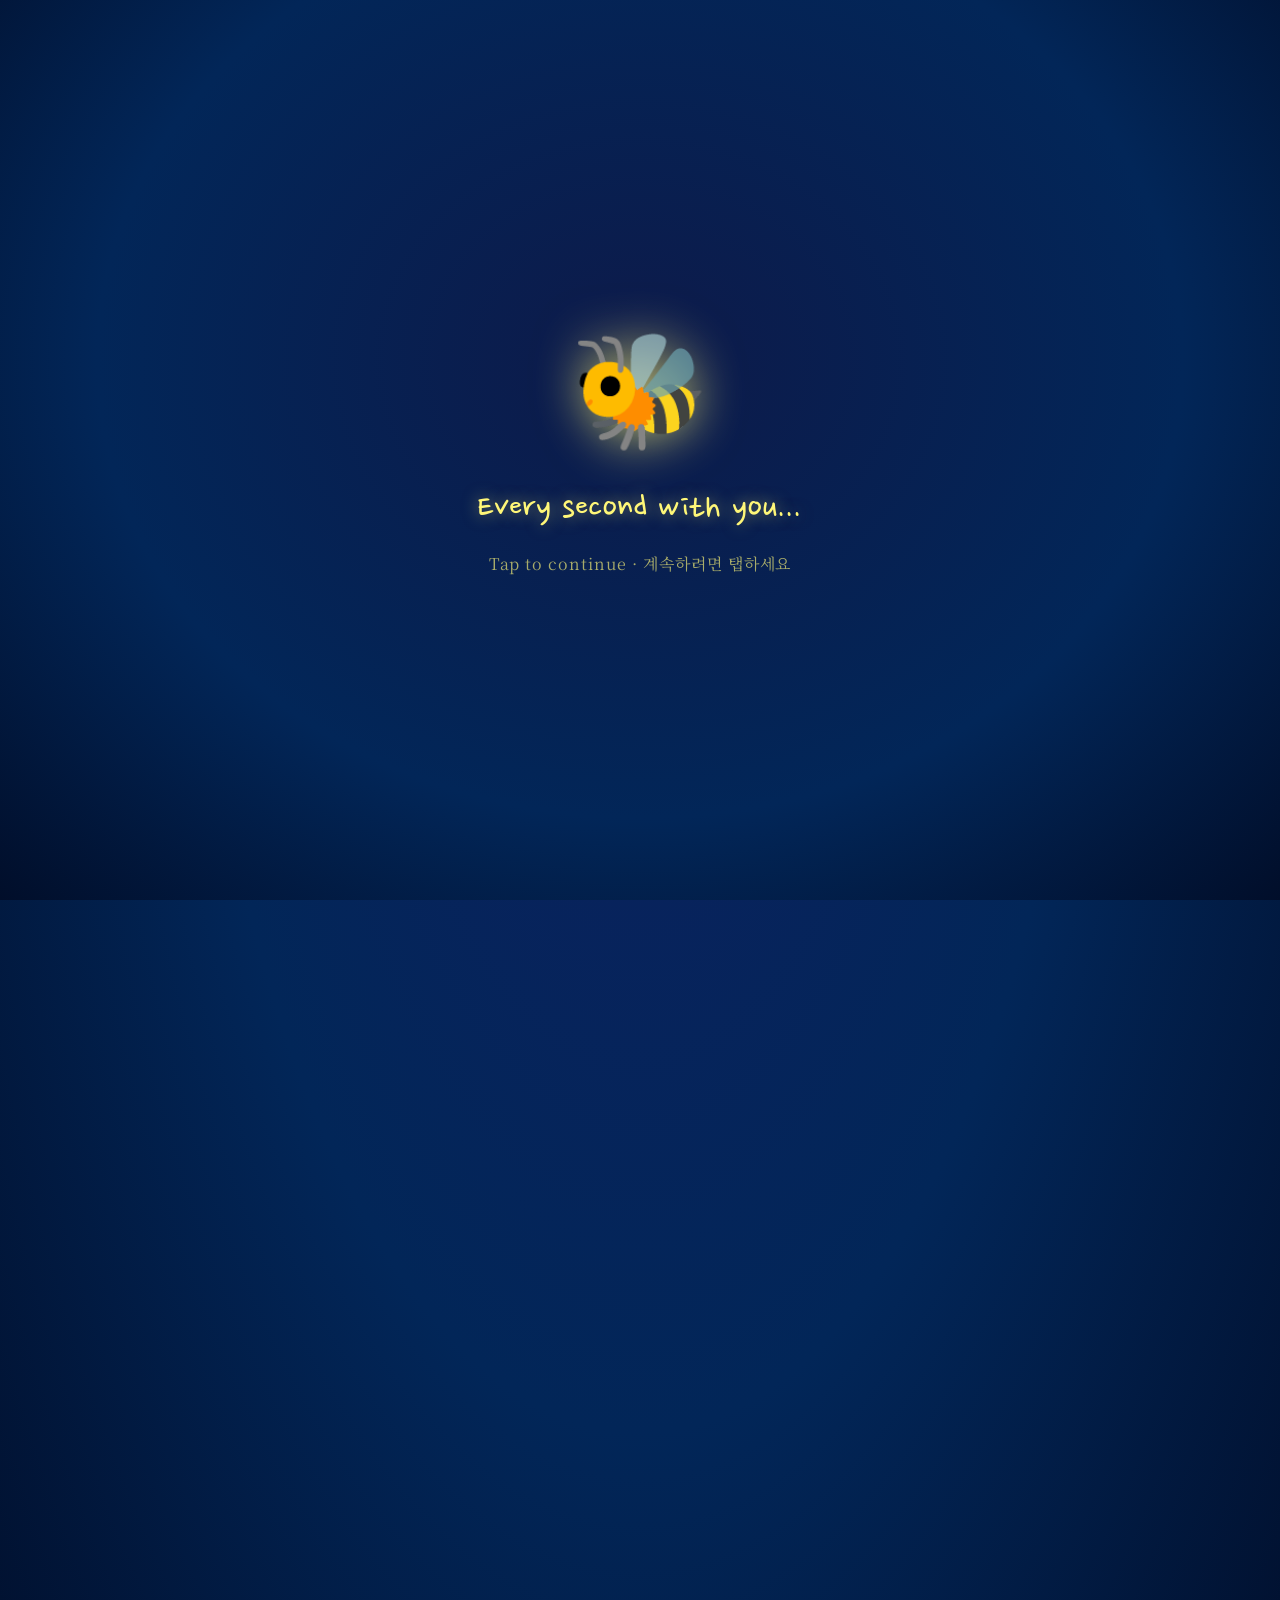
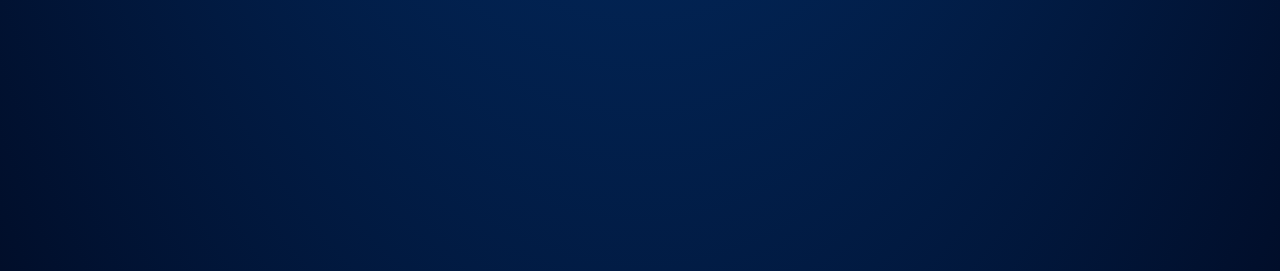
<file: pages/together.html>
<!DOCTYPE html>
<html lang="en">
<head>
  <meta charset="UTF-8" />
  <meta name="viewport" content="width=device-width, initial-scale=1.0" />
  <title>Us 🌻🐝 — Our Time Together</title>
  <meta name="description" content="Counting every beautiful second together." />

  <!-- Fonts -->
  <link rel="preconnect" href="https://fonts.googleapis.com" />
  <link rel="preconnect" href="https://fonts.gstatic.com" crossorigin />
  <link href="https://fonts.googleapis.com/css2?family=Nanum+Myeongjo:wght@400;700;800&family=Nanum+Pen+Script&family=Noto+Serif+KR:wght@300;400;600&display=swap" rel="stylesheet" />

  <style>
    *, *::before, *::after { box-sizing: border-box; margin: 0; padding: 0; }

    html, body {
      width: 100%;
      min-height: 100%;
      font-family: 'Nanum Myeongjo', Georgia, serif;
      background: radial-gradient(ellipse at 50% 20%, #0d2060 0%, #022658 50%, #010e2a 100%);
      color: #fffef0;
      overflow-x: hidden;
    }

    /* ---- Stars ---- */
    #stars-layer {
      position: fixed;
      inset: 0;
      z-index: 0;
      pointer-events: none;
    }

    /* ---- Moon ---- */
    .moon {
      position: fixed;
      top: 5%; right: 7%;
      width: clamp(44px, 8vw, 80px);
      height: clamp(44px, 8vw, 80px);
      border-radius: 50%;
      background: radial-gradient(circle at 35% 35%, #FFFDE7, #FFF59D);
      box-shadow: 0 0 30px rgba(255,247,120,0.4);
      z-index: 2;
      animation: moon-glow 4s ease-in-out infinite;
    }
    @keyframes moon-glow {
      0%,100% { box-shadow: 0 0 30px rgba(255,247,120,0.4); }
      50%      { box-shadow: 0 0 55px rgba(255,247,120,0.75); }
    }

    /* ---- Fireflies ---- */
    .firefly {
      position: fixed;
      width: 5px; height: 5px;
      border-radius: 50%;
      background: #FFF778;
      box-shadow: 0 0 6px 2px rgba(255,247,120,0.8);
      z-index: 2;
      animation: firefly-float var(--fdur,6s) ease-in-out infinite var(--fdel,0s);
    }
    @keyframes firefly-float {
      0%   { transform: translate(0,0) scale(0.8); opacity:0.2; }
      25%  { transform: translate(var(--fx1,20px),var(--fy1,-30px)) scale(1.2); opacity:1; }
      50%  { transform: translate(var(--fx2,-15px),var(--fy2,-60px)) scale(0.9); opacity:0.6; }
      75%  { transform: translate(var(--fx3,30px),var(--fy3,-40px)) scale(1.1); opacity:0.9; }
      100% { transform: translate(0,0) scale(0.8); opacity:0.2; }
    }

    /* ---- Music toggle ---- */
    #music-toggle {
      position: fixed;
      top: 1rem; right: 1rem;
      width: 42px; height: 42px;
      border-radius: 50%;
      background: rgba(255,247,120,0.15);
      border: 2px solid #FFF778;
      color: #FFF778;
      font-size: 1.2rem;
      cursor: pointer;
      z-index: 9999;
      display: flex; align-items: center; justify-content: center;
      backdrop-filter: blur(4px);
      transition: background 0.3s ease;
    }
    #music-toggle:hover { background: rgba(255,247,120,0.3); }

    /* ---- Tap to start Honeybee ---- */
    #tap-overlay {
      position:fixed;
      inset:0;
      z-index:10000;
      display:flex;
      flex-direction:column;
      align-items:center;
      justify-content:center;
      gap:1.2rem;
      padding:2rem;
      background:radial-gradient(ellipse at 50% 40%, #0d1a4a 0%, #022658 60%, #010e2a 100%);
      color:#FFF778;
      text-align:center;
      cursor:pointer;
      user-select:none;
      transition:opacity 0.7s ease;
    }
    #tap-overlay.leaving { opacity:0; pointer-events:none; }
    #tap-overlay:focus-visible { outline:3px solid #F5C518; outline-offset:-8px; }
    .tap-emoji {
      font-size:clamp(4rem,15vw,7rem);
      animation:tap-pulse 1.8s ease-in-out infinite;
      filter:drop-shadow(0 0 24px rgba(255,247,120,0.7));
    }
    .tap-title { font-family:'Nanum Pen Script',cursive; font-size:clamp(1.6rem,5vw,2.4rem); text-shadow:0 0 16px rgba(255,247,120,0.5); }
    .tap-subtitle { color:rgba(255,247,120,0.65); font-family:'Noto Serif KR',serif; font-size:clamp(.8rem,3vw,1rem); letter-spacing:.06em; }
    @keyframes tap-pulse { 0%,100%{transform:scale(1) rotate(-4deg);} 50%{transform:scale(1.12) rotate(4deg);} }
    @media (prefers-reduced-motion:reduce) { .tap-emoji { animation:none; } #tap-overlay { transition:none; } }

    /* ---- Night glow orb ---- */
    .night-glow {
      position: fixed;
      top: 15%; left: 50%;
      transform: translateX(-50%);
      width: clamp(200px, 50vw, 480px);
      height: clamp(200px, 50vw, 480px);
      border-radius: 50%;
      background: radial-gradient(circle, rgba(255,247,120,0.05) 0%, transparent 70%);
      z-index: 1;
      animation: night-glow-pulse 5s ease-in-out infinite;
      pointer-events: none;
    }
    @keyframes night-glow-pulse {
      0%,100% { opacity:0.7; transform:translateX(-50%) scale(1); }
      50%      { opacity:1;   transform:translateX(-50%) scale(1.1); }
    }

    /* ---- Main layout ---- */
    .page {
      position: relative;
      z-index: 3;
      display: flex;
      flex-direction: column;
      align-items: center;
      min-height: 100vh;
      padding: 3rem 1.2rem 5rem;
      gap: 0;
    }

    /* ---- Page header ---- */
    .page-header {
      text-align: center;
      margin-bottom: 2.5rem;
      opacity: 0;
      transform: translateY(-24px);
      transition: opacity 0.9s ease, transform 0.9s ease;
    }
    .page-header.show { opacity: 1; transform: translateY(0); }

    .tag-line {
      font-family: 'Noto Serif KR', serif;
      font-size: clamp(0.72rem, 1.8vw, 0.88rem);
      letter-spacing: 0.22em;
      text-transform: uppercase;
      color: rgba(255,247,120,0.4);
      margin-bottom: 0.5rem;
    }
    .main-title {
      font-family: 'Nanum Pen Script', cursive;
      font-size: clamp(2.4rem, 8vw, 5rem);
      color: #FFF778;
      text-shadow: 0 0 28px rgba(255,247,120,0.65), 0 0 60px rgba(255,247,120,0.25);
      line-height: 1.2;
    }
    .main-title-kr {
      font-family: 'Noto Serif KR', serif;
      font-size: clamp(0.85rem, 2.2vw, 1.1rem);
      color: rgba(255,247,120,0.55);
      margin-top: 0.4rem;
      letter-spacing: 0.07em;
    }

    /* ---- Characters ---- */
    .chars-row {
      display: flex;
      align-items: flex-end;
      justify-content: center;
      gap: 1rem;
      margin-bottom: 2.2rem;
      opacity: 0;
      transform: translateY(30px);
      transition: opacity 0.9s ease 0.2s, transform 0.9s ease 0.2s;
    }
    .chars-row.show { opacity: 1; transform: translateY(0); }
    .char-bee {
      width: clamp(55px, 10vw, 88px);
      height: auto;
      filter: drop-shadow(0 6px 16px rgba(255,247,120,0.3));
      animation: float-bee 3s ease-in-out infinite;
    }
    @keyframes float-bee {
      0%,100% { transform: translateY(0) rotate(-3deg); }
      50%      { transform: translateY(-10px) rotate(3deg); }
    }
    .char-sf {
      width: clamp(68px, 12vw, 108px);
      height: auto;
      filter: drop-shadow(0 6px 16px rgba(255,247,120,0.35));
      animation: sway-sf 3.5s ease-in-out infinite 0.4s;
    }
    @keyframes sway-sf {
      0%,100% { transform: rotate(-4deg); }
      50%      { transform: rotate(4deg); }
    }
    .char-hearts {
      display: flex;
      flex-direction: column;
      align-items: center;
      gap: 0.15rem;
      padding-bottom: 0.4rem;
    }
    .float-heart {
      font-size: 1.2rem;
      animation: heart-up var(--hdur,2.2s) ease-in-out infinite var(--hdel,0s);
    }
    @keyframes heart-up {
      0%   { transform: translateY(0) scale(0.85); opacity: 0.6; }
      50%  { transform: translateY(-18px) scale(1.1); opacity: 1; }
      100% { transform: translateY(-36px) scale(0.6); opacity: 0; }
    }

    /* ---- Milestone cards wrapper ---- */
    .milestones {
      display: flex;
      flex-direction: column;
      align-items: center;
      gap: 1.6rem;
      width: 100%;
      max-width: 680px;
    }

    /* ---- Individual milestone card ---- */
    .milestone-card {
      width: 100%;
      background: rgba(1,14,42,0.55);
      backdrop-filter: blur(12px);
      border: 1px solid rgba(255,247,120,0.18);
      border-radius: 28px;
      padding: 1.8rem 2rem;
      box-shadow: 0 12px 48px rgba(0,0,0,0.35), 0 0 40px rgba(255,247,120,0.03);
      opacity: 0;
      transform: translateY(40px);
      transition: opacity 0.9s ease, transform 0.9s ease;
    }
    .milestone-card.show { opacity: 1; transform: translateY(0); }

    /* Accent left border color per card */
    .milestone-card.met    { border-left: 4px solid rgba(100,180,255,0.5); }
    .milestone-card.date   { border-left: 4px solid rgba(255,150,180,0.5); }
    .milestone-card.dating { border-left: 4px solid rgba(255,247,120,0.55); }

    .card-header {
      display: flex;
      align-items: center;
      gap: 0.8rem;
      margin-bottom: 1.2rem;
    }
    .card-icon { font-size: clamp(1.6rem, 4vw, 2.2rem); line-height: 1; }
    .card-title-wrap { flex: 1; }
    .card-title {
      font-family: 'Nanum Pen Script', cursive;
      font-size: clamp(1.2rem, 3.5vw, 1.9rem);
      color: #FFF778;
      text-shadow: 0 0 14px rgba(255,247,120,0.35);
      line-height: 1.2;
    }
    .card-title-kr {
      font-family: 'Noto Serif KR', serif;
      font-size: clamp(0.68rem, 1.5vw, 0.82rem);
      color: rgba(255,247,120,0.45);
      letter-spacing: 0.06em;
      margin-top: 0.1rem;
    }
    .card-since {
      font-family: 'Noto Serif KR', serif;
      font-size: clamp(0.68rem, 1.5vw, 0.78rem);
      color: rgba(255,247,120,0.35);
      letter-spacing: 0.1em;
      text-transform: uppercase;
      text-align: right;
    }

    /* Counter grid */
    .counter-grid-wrap {
      display: flex;
      align-items: center;
      justify-content: center;
      gap: 0.15rem;
    }
    @media (max-width: 460px) {
      .counter-grid-wrap {
        display: grid;
        grid-template-columns: repeat(2, 1fr);
        gap: 1rem;
      }
      .counter-sep { display: none; }
    }

    .counter-unit {
      display: flex;
      flex-direction: column;
      align-items: center;
      gap: 0.25rem;
      flex: 1;
      min-width: 0;
    }
    .counter-value {
      font-family: 'Nanum Pen Script', cursive;
      font-size: clamp(2.2rem, 7.5vw, 4.2rem);
      color: #FFF778;
      text-shadow: 0 0 18px rgba(255,247,120,0.5);
      line-height: 1;
      transition: transform 0.15s ease;
    }
    .counter-value.tick { transform: scale(1.12); }

    .counter-label {
      font-family: 'Noto Serif KR', serif;
      font-size: clamp(0.62rem, 1.5vw, 0.8rem);
      color: rgba(255,247,120,0.5);
      letter-spacing: 0.12em;
      text-transform: uppercase;
    }
    .counter-label-kr {
      font-family: 'Noto Serif KR', serif;
      font-size: clamp(0.55rem, 1.2vw, 0.68rem);
      color: rgba(255,247,120,0.28);
      letter-spacing: 0.04em;
    }
    .counter-sep {
      color: rgba(255,247,120,0.2);
      font-size: clamp(1.6rem, 4vw, 2.6rem);
      font-family: 'Nanum Pen Script', cursive;
      display: flex;
      align-items: center;
      padding-bottom: 1.2rem;
      flex-shrink: 0;
    }

    /* Shimmer divider */
    .shimmer-line {
      width: 65%;
      height: 1px;
      background: linear-gradient(90deg, transparent, rgba(255,247,120,0.3), transparent);
      margin: 1.4rem auto;
      border-radius: 1px;
    }

    /* Total seconds */
    .total-wrap { text-align: center; }
    .total-label {
      font-family: 'Noto Serif KR', serif;
      font-size: clamp(0.62rem, 1.4vw, 0.76rem);
      color: rgba(255,247,120,0.3);
      letter-spacing: 0.1em;
      text-transform: uppercase;
      margin-bottom: 0.2rem;
    }
    .total-value {
      font-family: 'Nanum Pen Script', cursive;
      font-size: clamp(0.95rem, 2.5vw, 1.3rem);
      color: rgba(255,247,120,0.45);
    }

    /* ---- Quote ---- */
    .quote-wrap {
      max-width: 540px;
      width: 92%;
      text-align: center;
      margin-top: 2rem;
      margin-bottom: 2.2rem;
      opacity: 0;
      transform: translateY(28px);
      transition: opacity 0.9s ease, transform 0.9s ease;
    }
    .quote-wrap.show { opacity: 1; transform: translateY(0); }
    .quote-en {
      font-family: 'Nanum Pen Script', cursive;
      font-size: clamp(1.15rem, 3.5vw, 2rem);
      color: #FFF778;
      line-height: 1.55;
      text-shadow: 0 0 20px rgba(255,247,120,0.3);
    }
    .quote-kr {
      font-family: 'Noto Serif KR', serif;
      font-size: clamp(0.78rem, 1.9vw, 0.98rem);
      color: rgba(255,247,120,0.5);
      margin-top: 0.5rem;
      line-height: 1.9;
      letter-spacing: 0.04em;
    }

    /* ---- Back nav ---- */
    .back-btn {
      padding: 0.7em 1.9em;
      border-radius: 50px;
      font-family: 'Nanum Pen Script', cursive;
      font-size: clamp(0.95rem, 2.5vw, 1.3rem);
      cursor: pointer;
      border: 1.5px solid rgba(255,247,120,0.28);
      background: rgba(255,247,120,0.07);
      color: rgba(255,247,120,0.65);
      text-decoration: none;
      display: inline-flex;
      flex-direction: column;
      align-items: center;
      opacity: 0;
      transition: opacity 0.9s ease, background 0.3s ease, transform 0.3s ease, color 0.3s ease;
    }
    .back-btn.show { opacity: 1; }
    .back-btn:hover { background: rgba(255,247,120,0.15); color: #FFF778; transform: translateY(-3px); }
    .back-btn-kr {
      font-family: 'Noto Serif KR', serif;
      font-size: 0.52em;
      opacity: 0.65;
      margin-top: 0.15em;
    }

    /* ---- Mobile padding ---- */
    @media (max-width: 480px) {
      .milestone-card { padding: 1.4rem 1.1rem; }
    }
  </style>
</head>
<body>

<div class="night-glow" aria-hidden="true"></div>
<div id="stars-layer" aria-hidden="true"></div>
<div class="moon" aria-hidden="true"></div>

<!-- Fireflies -->
<div class="firefly" style="left:10%;top:38%;--fdur:7s;--fdel:0s;  --fx1:22px;--fy1:-32px;--fx2:-12px;--fy2:-54px;--fx3:18px;--fy3:-38px;"></div>
<div class="firefly" style="left:24%;top:55%;--fdur:5.5s;--fdel:1.1s;--fx1:-18px;--fy1:-22px;--fx2:14px;--fy2:-46px;--fx3:-8px;--fy3:-33px;"></div>
<div class="firefly" style="left:72%;top:45%;--fdur:8s;--fdel:0.4s;  --fx1:14px;--fy1:-38px;--fx2:-22px;--fy2:-60px;--fx3:18px;--fy3:-42px;"></div>
<div class="firefly" style="left:85%;top:64%;--fdur:6.2s;--fdel:1.9s;--fx1:-12px;--fy1:-28px;--fx2:18px;--fy2:-46px;--fx3:-8px;--fy3:-34px;"></div>

<!-- Music toggle -->
<button id="music-toggle" aria-label="Play Honeybee by Olivia Rodrigo">🎵</button>
<div id="yt-player" style="position:fixed;top:-9999px;left:-9999px;width:1px;height:1px;"></div>
<div id="tap-overlay" role="button" tabindex="0" aria-label="Play Honeybee and view Our Time Together">
  <div class="tap-emoji" aria-hidden="true">🐝</div>
  <div class="tap-title">Every second with you...</div>
  <div class="tap-subtitle">Tap to continue · 계속하려면 탭하세요</div>
</div>

<!-- ============================================================
     MAIN PAGE
     ============================================================ -->
<main class="page">

  <!-- Header -->
  <div class="page-header" id="page-header">
    <div class="tag-line">Our Story · 우리의 이야기</div>
    <div class="main-title">Us 🌻🐝</div>
    <div class="main-title-kr">우리, 함께한 시간</div>
  </div>

  <!-- Characters -->
  <div class="chars-row" id="chars-row">
    <img class="char-bee" src="../assets/svg/honeybee.svg" alt="Honeybee" draggable="false" />
    <div class="char-hearts">
      <span class="float-heart" style="--hdur:2.2s;--hdel:0s;">💛</span>
      <span class="float-heart" style="--hdur:2.7s;--hdel:0.5s;">🌻</span>
      <span class="float-heart" style="--hdur:2s;--hdel:1s;">💛</span>
    </div>
    <img class="char-sf"  src="../assets/svg/sunflower.svg" alt="Sunflower" draggable="false" />
  </div>

  <!-- ---- All milestone cards ---- -->
  <div class="milestones">

    <!-- 1. Day we first met -->
    <div class="milestone-card met" id="card-met">
      <div class="card-header">
        <div class="card-icon">✨</div>
        <div class="card-title-wrap">
          <div class="card-title">The day we first met</div>
          <div class="card-title-kr">처음 만난 날 · 우리의 시작</div>
        </div>
        <div class="card-since">July 5, 2026</div>
      </div>
      <div class="counter-grid-wrap">
        <div class="counter-unit">
          <div class="counter-value" id="met-days">0</div>
          <div class="counter-label">Days</div>
          <div class="counter-label-kr">일</div>
        </div>
        <div class="counter-sep">·</div>
        <div class="counter-unit">
          <div class="counter-value" id="met-hours">0</div>
          <div class="counter-label">Hours</div>
          <div class="counter-label-kr">시간</div>
        </div>
        <div class="counter-sep">·</div>
        <div class="counter-unit">
          <div class="counter-value" id="met-minutes">0</div>
          <div class="counter-label">Minutes</div>
          <div class="counter-label-kr">분</div>
        </div>
        <div class="counter-sep">·</div>
        <div class="counter-unit">
          <div class="counter-value" id="met-seconds">0</div>
          <div class="counter-label">Seconds</div>
          <div class="counter-label-kr">초</div>
        </div>
      </div>
      <div class="shimmer-line"></div>
      <div class="total-wrap">
        <div class="total-label">Total moments since we met · 만난 후 총 순간</div>
        <div class="total-value" id="met-total">—</div>
      </div>
    </div>

    <!-- 2. First date -->
    <div class="milestone-card date" id="card-date">
      <div class="card-header">
        <div class="card-icon">🌹</div>
        <div class="card-title-wrap">
          <div class="card-title">Our first date</div>
          <div class="card-title-kr">첫 데이트 · 설레던 그날</div>
        </div>
        <div class="card-since">July 11, 2026</div>
      </div>
      <div class="counter-grid-wrap">
        <div class="counter-unit">
          <div class="counter-value" id="date-days">0</div>
          <div class="counter-label">Days</div>
          <div class="counter-label-kr">일</div>
        </div>
        <div class="counter-sep">·</div>
        <div class="counter-unit">
          <div class="counter-value" id="date-hours">0</div>
          <div class="counter-label">Hours</div>
          <div class="counter-label-kr">시간</div>
        </div>
        <div class="counter-sep">·</div>
        <div class="counter-unit">
          <div class="counter-value" id="date-minutes">0</div>
          <div class="counter-label">Minutes</div>
          <div class="counter-label-kr">분</div>
        </div>
        <div class="counter-sep">·</div>
        <div class="counter-unit">
          <div class="counter-value" id="date-seconds">0</div>
          <div class="counter-label">Seconds</div>
          <div class="counter-label-kr">초</div>
        </div>
      </div>
      <div class="shimmer-line"></div>
      <div class="total-wrap">
        <div class="total-label">Total moments since our first date · 첫 데이트 후 총 순간</div>
        <div class="total-value" id="date-total">—</div>
      </div>
    </div>

    <!-- 3. Official couple -->
    <div class="milestone-card dating" id="card-dating">
      <div class="card-header">
        <div class="card-icon">💛</div>
        <div class="card-title-wrap">
          <div class="card-title">Together since 🌻🐝</div>
          <div class="card-title-kr">사귄 날 · 우리가 하나가 된 날</div>
        </div>
        <div class="card-since">July 25, 2026</div>
      </div>
      <div class="counter-grid-wrap">
        <div class="counter-unit">
          <div class="counter-value" id="dating-days">0</div>
          <div class="counter-label">Days</div>
          <div class="counter-label-kr">일</div>
        </div>
        <div class="counter-sep">·</div>
        <div class="counter-unit">
          <div class="counter-value" id="dating-hours">0</div>
          <div class="counter-label">Hours</div>
          <div class="counter-label-kr">시간</div>
        </div>
        <div class="counter-sep">·</div>
        <div class="counter-unit">
          <div class="counter-value" id="dating-minutes">0</div>
          <div class="counter-label">Minutes</div>
          <div class="counter-label-kr">분</div>
        </div>
        <div class="counter-sep">·</div>
        <div class="counter-unit">
          <div class="counter-value" id="dating-seconds">0</div>
          <div class="counter-label">Seconds</div>
          <div class="counter-label-kr">초</div>
        </div>
      </div>
      <div class="shimmer-line"></div>
      <div class="total-wrap">
        <div class="total-label">Total seconds of us · 우리가 함께한 총 순간들</div>
        <div class="total-value" id="dating-total">—</div>
      </div>
    </div>

  </div><!-- /milestones -->

  <!-- Quote -->
  <div class="quote-wrap" id="quote-wrap">
    <div class="quote-en">"Every second with you is my favorite second." 🌻</div>
    <div class="quote-kr">"너와 함께한 모든 순간이 내가 가장 좋아하는 순간이야."</div>
  </div>

  <!-- Back nav -->
  <a class="back-btn" id="back-btn" href="../index.html">
    ← Back to our story
    <span class="back-btn-kr">우리의 이야기로 돌아가기 🌻🐝</span>
  </a>

</main>

<!-- GSAP -->
<script src="https://cdnjs.cloudflare.com/ajax/libs/gsap/3.12.5/gsap.min.js"></script>

<script>
/* ================================================================
   TOGETHER PAGE — Logic
   ================================================================ */

// ---- Stars ----
(function generateStars() {
  const container = document.getElementById('stars-layer');
  for (let i = 0; i < 110; i++) {
    const star = document.createElement('div');
    const size = 1 + Math.random() * 2.5;
    star.style.cssText = `
      position:absolute;
      width:${size}px;height:${size}px;
      top:${Math.random()*100}%;
      left:${Math.random()*100}%;
      border-radius:50%;
      background:#fff;
      opacity:${0.1+Math.random()*0.9};
      animation:twinkle ${2+Math.random()*4}s ease-in-out infinite ${Math.random()*4}s;
    `;
    container.appendChild(star);
  }
  const style = document.createElement('style');
  style.textContent = `
    @keyframes twinkle {
      0%,100% { opacity:0.1; transform:scale(0.8); }
      50%      { opacity:1;   transform:scale(1.2); }
    }
    @keyframes heart-rise {
      0%   { opacity:1; transform:translateY(0) scale(1); }
      100% { opacity:0; transform:translateY(-110px) scale(0.5); }
    }
  `;
  document.head.appendChild(style);
})();

// ---- Milestone dates ----
// NOTE: "7/1//26" in feedback likely meant July 11, 2026 (the first date), adjust if needed
const MILESTONES = {
  met:    new Date('2026-07-05T00:00:00'),  // Day we first met
  date:   new Date('2026-07-11T00:00:00'),  // First date (7/11/26)
  dating: new Date('2026-07-25T00:00:00'),  // Official couple
};

function calcDiff(start) {
  return Math.max(0, Math.floor((new Date() - start) / 1000));
}

function pad(n) {
  return String(n).padStart(n >= 100 ? 3 : 2, '0');
}

function updateCard(prefix, startDate, tickId) {
  const diff  = calcDiff(startDate);
  const days    = Math.floor(diff / 86400);
  const hours   = Math.floor((diff % 86400) / 3600);
  const minutes = Math.floor((diff % 3600)  / 60);
  const seconds = diff % 60;

  const setVal = (id, val) => {
    const el = document.getElementById(id);
    const str = pad(val);
    if (el && el.textContent !== str) {
      el.textContent = str;
      if (id === tickId) {
        el.classList.remove('tick');
        void el.offsetWidth;
        el.classList.add('tick');
        setTimeout(() => el.classList.remove('tick'), 200);
      }
    }
  };

  setVal(`${prefix}-days`,    days);
  setVal(`${prefix}-hours`,   hours);
  setVal(`${prefix}-minutes`, minutes);
  setVal(`${prefix}-seconds`, seconds);

  const tot = document.getElementById(`${prefix}-total`);
  if (tot) tot.textContent = diff.toLocaleString() + (diff === 1 ? ' second 💛' : ' seconds 💛');
}

function updateAll() {
  updateCard('met',    MILESTONES.met,    'met-seconds');
  updateCard('date',   MILESTONES.date,   'date-seconds');
  updateCard('dating', MILESTONES.dating, 'dating-seconds');
}

updateAll();
setInterval(updateAll, 1000);

// ---- Entrance animations ----
function runEntrance() {
  setTimeout(() => document.getElementById('page-header').classList.add('show'),  300);
  setTimeout(() => document.getElementById('chars-row').classList.add('show'),    800);
  setTimeout(() => document.getElementById('card-met').classList.add('show'),    1200);
  setTimeout(() => document.getElementById('card-date').classList.add('show'),   1550);
  setTimeout(() => document.getElementById('card-dating').classList.add('show'), 1900);
  setTimeout(() => document.getElementById('quote-wrap').classList.add('show'),  2500);
  setTimeout(() => document.getElementById('back-btn').classList.add('show'),    3000);
}

// ---- Heart click effect ----
document.addEventListener('click', e => {
  const el = document.createElement('span');
  el.style.cssText = `position:fixed;pointer-events:none;z-index:9999;font-size:1.8rem;left:${e.clientX-16}px;top:${e.clientY-16}px;animation:heart-rise 1.2s ease-out forwards;`;
  el.textContent = ['💛','🌻','✨','🐝'][Math.floor(Math.random()*4)];
  document.body.appendChild(el);
  setTimeout(() => el.remove(), 1200);
});

// ---- YouTube Music ----
const MusicPlayer = (() => {
  let player = null, ready = false, muted = false, started = false;

  function loadAPI() {
    if (document.getElementById('yt-api-script')) return;
    const tag = document.createElement('script');
    tag.id  = 'yt-api-script';
    tag.src = 'https://www.youtube.com/iframe_api';
    document.head.appendChild(tag);
  }

  window.onYouTubeIframeAPIReady = function() {
    player = new YT.Player('yt-player', {
      height:'1', width:'1',
      videoId: 'XezOkkUM--w', // honeybee — Olivia Rodrigo
      playerVars: { autoplay:0, loop:1, playlist:'XezOkkUM--w', controls:0, disablekb:1, fs:0, iv_load_policy:3, modestbranding:1, rel:0 },
      events: {
        onReady: e => { ready = true; e.target.setVolume(40); if (started) e.target.playVideo(); },
        onStateChange: e => { if (e.data === YT.PlayerState.ENDED) player.playVideo(); }
      }
    });
  };

  function play() {
    started = true;
    if (player && ready) { player.playVideo(); player.unMute(); muted = false; updateBtn(); }
  }

  function toggleMute() {
    if (!player || !ready) return;
    muted ? (player.unMute(), player.setVolume(40), muted=false) : (player.mute(), muted=true);
    updateBtn();
  }

  function updateBtn() {
    const btn = document.getElementById('music-toggle');
    if (btn) {
      btn.textContent = muted ? '🔇' : '🎵';
      btn.setAttribute('aria-label', muted ? 'Unmute Honeybee' : 'Mute Honeybee');
    }
  }

  loadAPI();
  document.getElementById('music-toggle').addEventListener('click', () => {
    if (!started) play(); else toggleMute();
  });

  return { play };
})();

// A tap starts music reliably under browser autoplay rules, then reveals the page.
const tapOverlay = document.getElementById('tap-overlay');
document.body.style.overflow = 'hidden';

function revealTogether() {
  if (tapOverlay.classList.contains('leaving')) return;
  MusicPlayer.play();
  tapOverlay.classList.add('leaving');
  runEntrance();
  setTimeout(() => {
    tapOverlay.remove();
    document.body.style.overflow = '';
  }, 700);
}

tapOverlay.addEventListener('click', revealTogether);
tapOverlay.addEventListener('keydown', event => {
  if (event.key === 'Enter' || event.key === ' ') {
    event.preventDefault();
    revealTogether();
  }
});
</script>
</body>
</html>
</file>
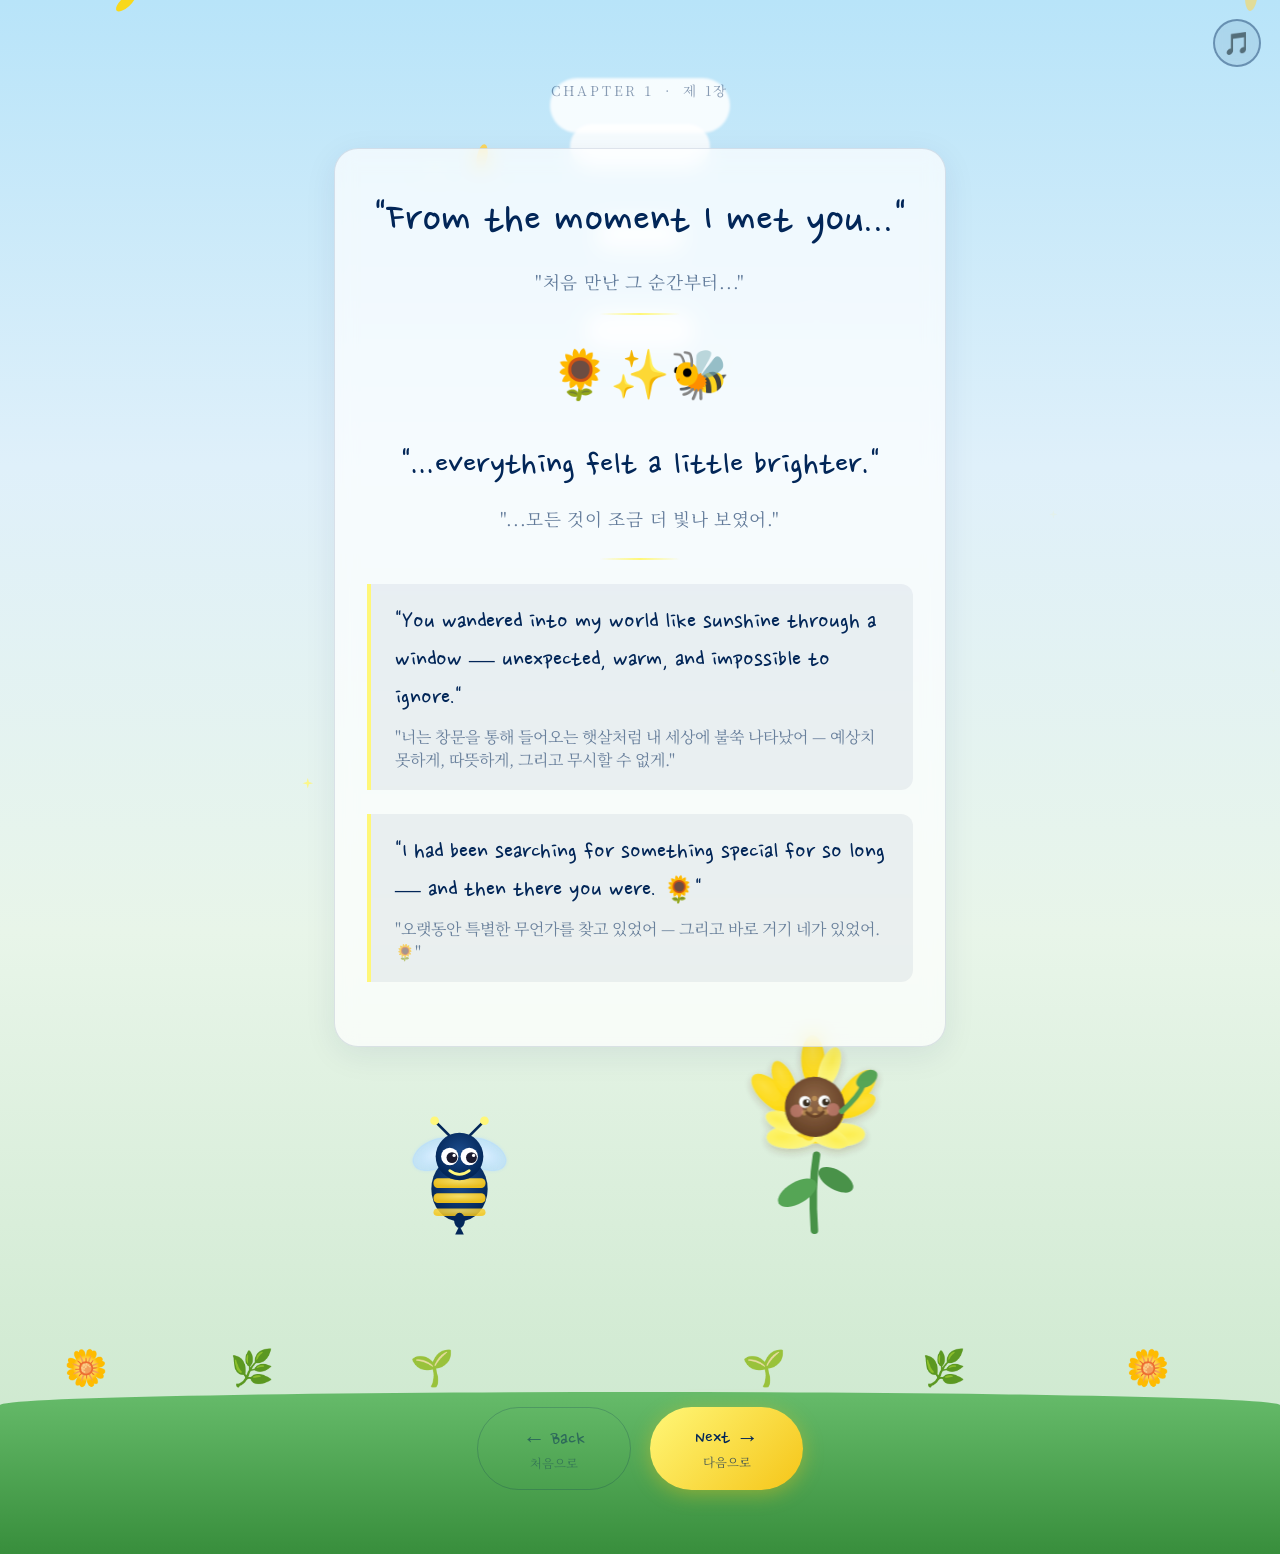
<file: sunflower-honeybee/pages/chapter1.html>
<!DOCTYPE html>
<html lang="en">
<head>
  <meta charset="UTF-8" />
  <meta name="viewport" content="width=device-width, initial-scale=1.0" />
  <title>How It Started 🌻</title>

  <!-- Fonts -->
  <link rel="preconnect" href="https://fonts.googleapis.com" />
  <link rel="preconnect" href="https://fonts.gstatic.com" crossorigin />
  <link href="https://fonts.googleapis.com/css2?family=Nanum+Myeongjo:wght@400;700;800&family=Nanum+Pen+Script&family=Noto+Serif+KR:wght@300;400;600&display=swap" rel="stylesheet" />

  <link rel="stylesheet" href="../assets/css/styles.css" />

  <style>
    body {
      background: linear-gradient(160deg, #e8f5e9 0%, #fff9c4 40%, #fffef0 100%);
      color: #022658;
      min-height: 100vh;
    }

    .page-wrapper {
      background: transparent;
      padding: 0;
    }

    /* ---- Chapter header ---- */
    .chapter-tag {
      font-family: 'Noto Serif KR', serif;
      font-size: 0.85rem;
      letter-spacing: 0.2em;
      text-transform: uppercase;
      color: rgba(2, 38, 88, 0.45);
      margin-bottom: 0.3rem;
    }

    /* ---- Scene: sky / day background ---- */
    .ch1-wrapper {
      min-height: 100vh;
      background: linear-gradient(180deg, #b8e4f9 0%, #dff0fa 30%, #e8f5e9 60%, #c8e6c9 100%);
      position: relative;
      overflow: hidden;
      display: flex;
      flex-direction: column;
      align-items: center;
    }

    /* Clouds */
    .cloud {
      position: absolute;
      border-radius: 50px;
      background: rgba(255,255,255,0.85);
      z-index: 1;
      animation: drift-cloud var(--cdur, 18s) linear infinite;
      filter: blur(1px);
    }

    @keyframes drift-cloud {
      from { transform: translateX(-120%); }
      to   { transform: translateX(110vw); }
    }

    /* Ground strip */
    .ch1-ground {
      position: absolute;
      bottom: 0;
      left: 0;
      width: 100%;
      height: 18vh;
      background: linear-gradient(180deg, #66bb6a 0%, #388e3c 100%);
      border-radius: 50% 50% 0 0 / 8% 8% 0 0;
      z-index: 2;
    }

    /* Flowers in ground */
    .ground-flower {
      position: absolute;
      bottom: 100%;
      font-size: clamp(1.4rem, 3vw, 2.2rem);
      z-index: 3;
      animation: sway-sm 3s ease-in-out infinite;
    }

    @keyframes sway-sm {
      0%, 100% { transform: rotate(-4deg); }
      50% { transform: rotate(4deg); }
    }

    /* ---- Character stage ---- */
    .ch1-stage {
      position: relative;
      width: 100%;
      max-width: 700px;
      height: 320px;
      display: flex;
      align-items: flex-end;
      justify-content: space-around;
      z-index: 5;
      margin-top: auto;
    }

    .ch1-bee {
      width: clamp(80px, 14vw, 130px);
      height: auto;
      margin-bottom: 14vh;
      opacity: 0;
      transform: translateX(-80px);
    }

    .ch1-sf {
      width: clamp(90px, 16vw, 150px);
      height: auto;
      margin-bottom: 14vh;
      opacity: 0;
      transform: translateX(80px);
    }

    /* ---- Text section ---- */
    .ch1-text-section {
      position: relative;
      z-index: 10;
      max-width: 620px;
      width: 90%;
      margin: 3rem auto 0;
      text-align: center;
      padding: 2.5rem 2rem;
      background: rgba(255, 255, 255, 0.7);
      backdrop-filter: blur(10px);
      border-radius: 24px;
      border: 1px solid rgba(2, 38, 88, 0.12);
      box-shadow: 0 8px 32px rgba(2, 38, 88, 0.08);
    }

    .ch1-main-line {
      font-family: 'Nanum Pen Script', cursive;
      font-size: clamp(1.5rem, 4.5vw, 3rem);
      color: #022658;
      line-height: 1.4;
      margin-bottom: 0.6rem;
    }

    .ch1-kr-line {
      font-family: 'Noto Serif KR', serif;
      font-size: clamp(0.85rem, 2vw, 1.1rem);
      color: rgba(2, 38, 88, 0.6);
      line-height: 1.8;
      letter-spacing: 0.04em;
    }

    /* ---- "First meeting" moment ---- */
    .meet-moment {
      display: flex;
      flex-direction: column;
      align-items: center;
      gap: 1rem;
      margin: 2rem 0;
    }

    .meet-icon {
      font-size: 3rem;
      animation: pop-in 0.5s ease backwards;
    }

    @keyframes pop-in {
      from { transform: scale(0) rotate(-20deg); opacity: 0; }
      to   { transform: scale(1) rotate(0deg); opacity: 1; }
    }

    /* ---- Quote block ---- */
    .quote-block {
      background: rgba(2, 38, 88, 0.06);
      border-left: 4px solid #FFF778;
      border-radius: 0 12px 12px 0;
      padding: 1.2rem 1.5rem;
      margin: 1.5rem 0;
      text-align: left;
    }

    .quote-en {
      font-family: 'Nanum Pen Script', cursive;
      font-size: clamp(1.1rem, 2.5vw, 1.6rem);
      color: #022658;
      line-height: 1.5;
    }

    .quote-kr {
      font-family: 'Noto Serif KR', serif;
      font-size: clamp(0.8rem, 1.8vw, 1rem);
      color: rgba(2, 38, 88, 0.55);
      margin-top: 0.4rem;
    }

    /* ---- Nav row ---- */
    .nav-row {
      display: flex;
      justify-content: center;
      gap: 1.2rem;
      margin: 2.5rem 0 4rem;
      flex-wrap: wrap;
    }

    .nav-btn {
      padding: 0.75em 2em;
      border-radius: 50px;
      font-family: 'Nanum Pen Script', cursive;
      font-size: clamp(1rem, 2.5vw, 1.4rem);
      cursor: pointer;
      border: none;
      text-decoration: none;
      transition: all 0.3s ease;
      display: inline-flex;
      flex-direction: column;
      align-items: center;
    }

    .nav-btn-primary {
      background: linear-gradient(135deg, #FFF778, #F5C518);
      color: #022658;
      box-shadow: 0 4px 20px rgba(245, 197, 24, 0.4);
    }

    .nav-btn-primary:hover {
      transform: translateY(-3px) scale(1.05);
      box-shadow: 0 8px 30px rgba(245, 197, 24, 0.6);
    }

    .nav-btn-ghost {
      background: transparent;
      color: rgba(2, 38, 88, 0.5);
      border: 1.5px solid rgba(2, 38, 88, 0.2);
    }

    .nav-btn-ghost:hover {
      background: rgba(2, 38, 88, 0.06);
      color: #022658;
    }

    .nav-btn-kr {
      font-family: 'Noto Serif KR', serif;
      font-size: 0.55em;
      opacity: 0.7;
      margin-top: 0.1em;
    }

    /* Music toggle on day pages */
    #music-toggle {
      border-color: rgba(2, 38, 88, 0.4);
      color: #022658;
      background: rgba(2, 38, 88, 0.08);
    }

    #music-toggle:hover {
      background: rgba(2, 38, 88, 0.15);
    }
  </style>
</head>
<body>

  <canvas id="particle-canvas" aria-hidden="true"></canvas>
  <button id="music-toggle" aria-label="Toggle music">🎵</button>
  <div id="yt-player" style="position:fixed;top:-9999px;left:-9999px;"></div>

  <div class="ch1-wrapper">

    <!-- Clouds -->
    <div class="cloud" style="width:140px;height:45px;top:8%;--cdur:22s;animation-delay:-5s;" aria-hidden="true"></div>
    <div class="cloud" style="width:90px;height:32px;top:14%;--cdur:17s;animation-delay:-10s;" aria-hidden="true"></div>
    <div class="cloud" style="width:180px;height:55px;top:5%;--cdur:28s;animation-delay:-18s;" aria-hidden="true"></div>
    <div class="cloud" style="width:110px;height:38px;top:20%;--cdur:20s;animation-delay:-3s;" aria-hidden="true"></div>

    <!-- Text content -->
    <div style="position:relative;z-index:10;width:90%;max-width:680px;margin-top:5rem;">

      <!-- Chapter tag -->
      <div class="chapter-tag fade-in" style="text-align:center;margin-bottom:0.5rem;">
        Chapter 1 &nbsp;·&nbsp; 제 1장
      </div>

      <!-- Main text card -->
      <div class="ch1-text-section fade-in fade-in-delay-1">

        <div class="ch1-main-line" id="tw-line1">
          "From the moment I met you..."
        </div>
        <div class="ch1-kr-line" id="tw-kr1">
          "처음 만난 그 순간부터..."
        </div>

        <div class="divider"></div>

        <div class="meet-moment fade-in fade-in-delay-2">
          <div class="meet-icon">🌻✨🐝</div>
        </div>

        <div class="ch1-main-line fade-in fade-in-delay-2" style="font-size: clamp(1.3rem, 3.5vw, 2.4rem);">
          "...everything felt a little brighter."
        </div>
        <div class="ch1-kr-line fade-in fade-in-delay-2">
          "...모든 것이 조금 더 빛나 보였어."
        </div>

        <div class="divider" style="margin: 1.5rem auto;"></div>

        <!-- Quote 1 -->
        <div class="quote-block fade-in fade-in-delay-3">
          <div class="quote-en">"You wandered into my world like sunshine through a window — unexpected, warm, and impossible to ignore."</div>
          <div class="quote-kr">"너는 창문을 통해 들어오는 햇살처럼 내 세상에 불쑥 나타났어 — 예상치 못하게, 따뜻하게, 그리고 무시할 수 없게."</div>
        </div>

        <!-- Quote 2 -->
        <div class="quote-block fade-in fade-in-delay-4">
          <div class="quote-en">"I had been searching for something special for so long — and then there you were. 🌻"</div>
          <div class="quote-kr">"오랫동안 특별한 무언가를 찾고 있었어 — 그리고 바로 거기 네가 있었어. 🌻"</div>
        </div>

      </div>
    </div>

    <!-- Character stage -->
    <div class="ch1-stage" id="ch1-stage">
      <img class="ch1-bee" id="ch1-bee" src="../assets/svg/honeybee.svg" alt="Honeybee" draggable="false" />
      <img class="ch1-sf" id="ch1-sf" src="../assets/svg/sunflower.svg" alt="Sunflower" draggable="false" />
    </div>

    <!-- Ground -->
    <div class="ch1-ground" aria-hidden="true">
      <div class="ground-flower" style="left:5%;animation-delay:0.2s;">🌼</div>
      <div class="ground-flower" style="left:18%;animation-delay:0.8s;">🌿</div>
      <div class="ground-flower" style="left:32%;animation-delay:0.4s;">🌱</div>
      <div class="ground-flower" style="left:58%;animation-delay:1.1s;">🌱</div>
      <div class="ground-flower" style="left:72%;animation-delay:0.6s;">🌿</div>
      <div class="ground-flower" style="left:88%;animation-delay:0.1s;">🌼</div>
    </div>

    <!-- Navigation -->
    <div class="nav-row" style="position:relative;z-index:20;">
      <button class="nav-btn nav-btn-ghost" onclick="navigateTo('../index.html')" aria-label="Go back to beginning">
        ← Back
        <span class="nav-btn-kr">처음으로</span>
      </button>
      <button class="nav-btn nav-btn-primary" onclick="navigateTo('chapter2.html')" aria-label="Continue to next chapter">
        Next →
        <span class="nav-btn-kr">다음으로</span>
      </button>
    </div>

  </div>

  <!-- Libraries -->
  <script src="https://cdnjs.cloudflare.com/ajax/libs/gsap/3.12.5/gsap.min.js"></script>
  <script src="../assets/js/particles.js"></script>
  <script src="../assets/js/main.js"></script>

  <script>
    // Particle system — floating petals on day scene
    const particles = new ParticleSystem('particle-canvas');
    particles.start('petals');

    // Animate characters in
    window.addEventListener('load', () => {
      const beeCh1 = document.getElementById('ch1-bee');
      const sfCh1  = document.getElementById('ch1-sf');

      if (window.gsap) {
        // Delay slightly so page settle first
        setTimeout(() => {
          gsap.to(beeCh1, {
            opacity: 1,
            x: 0,
            duration: 1.2,
            ease: 'power2.out',
          });
          gsap.to(sfCh1, {
            opacity: 1,
            x: 0,
            duration: 1.2,
            ease: 'power2.out',
            delay: 0.3,
            onComplete: () => {
              // Bee tilts toward sunflower
              gsap.to(beeCh1, {
                rotation: 12,
                duration: 0.5,
                ease: 'power1.inOut',
                yoyo: true,
                repeat: 1,
              });
            }
          });
        }, 400);
      } else {
        beeCh1.style.opacity = '1';
        beeCh1.style.transform = 'none';
        sfCh1.style.opacity = '1';
        sfCh1.style.transform = 'none';
      }
    });
  </script>
</body>
</html>
</file>
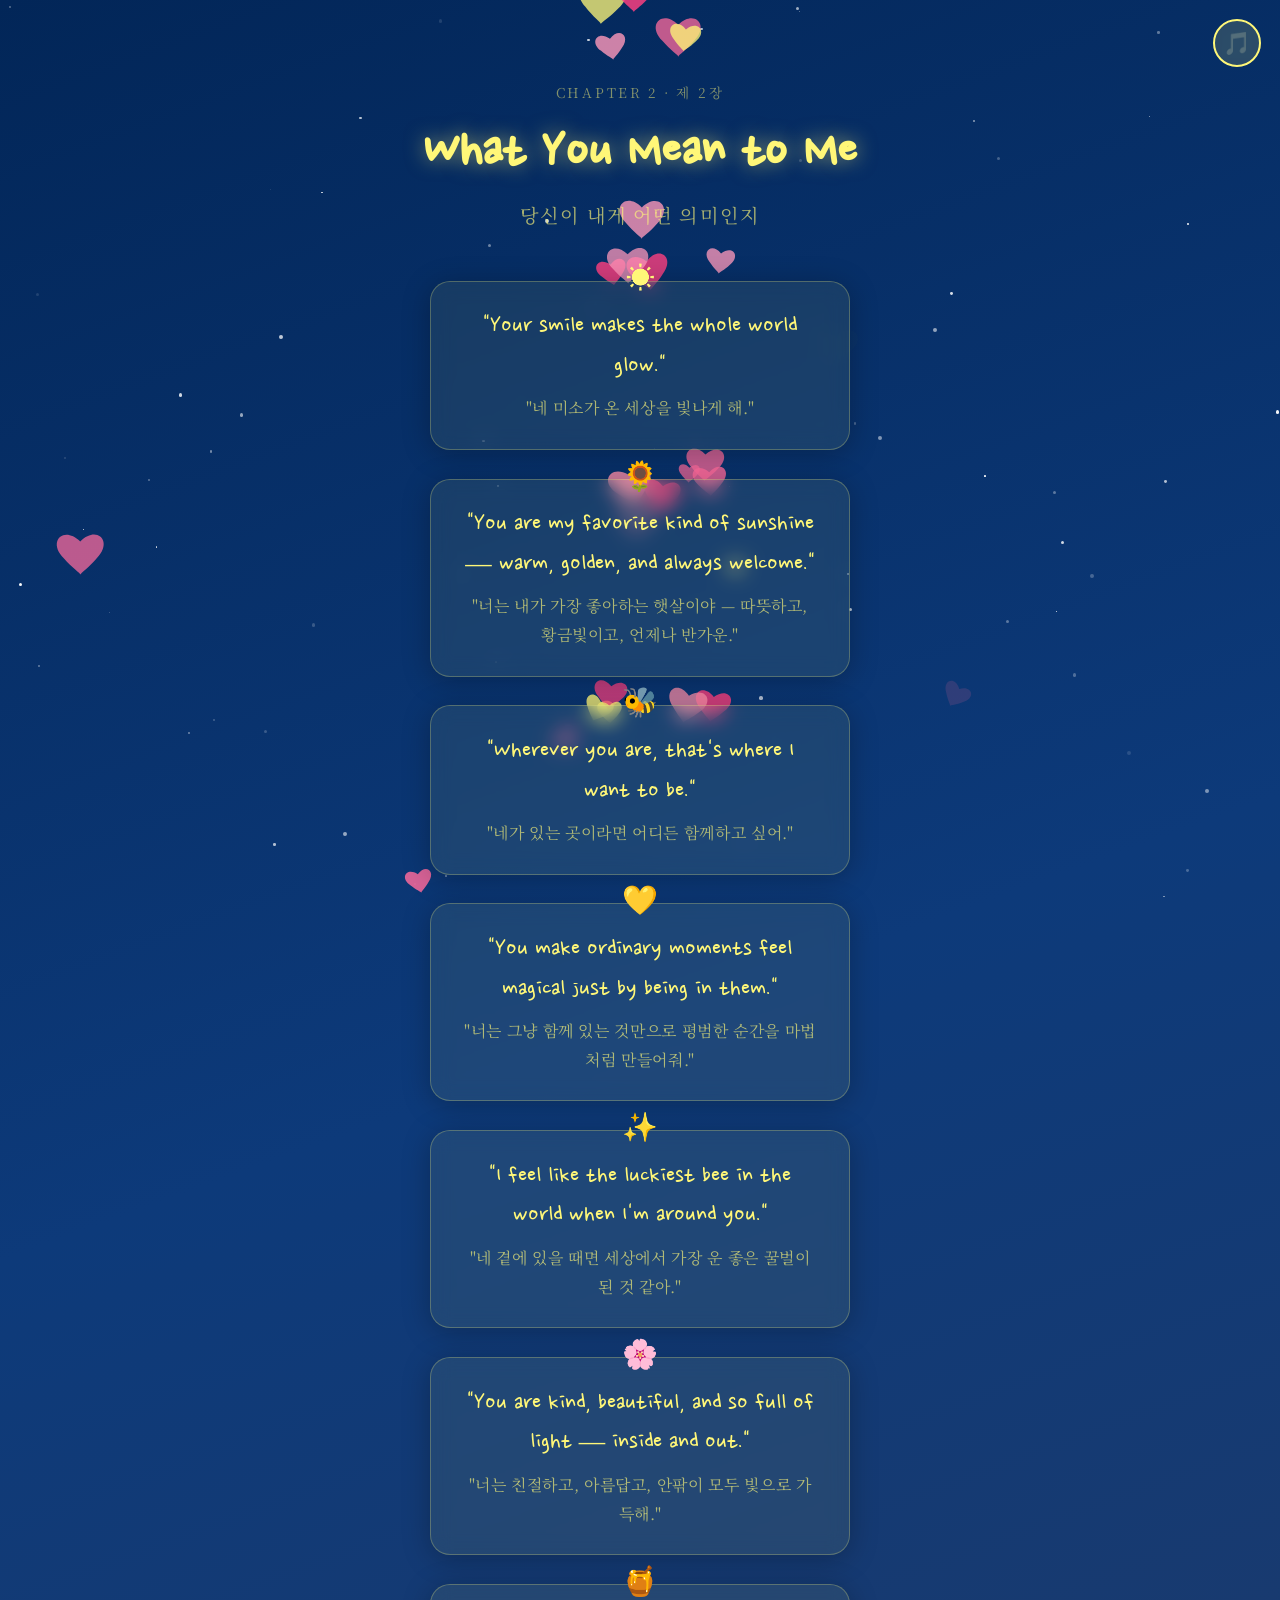
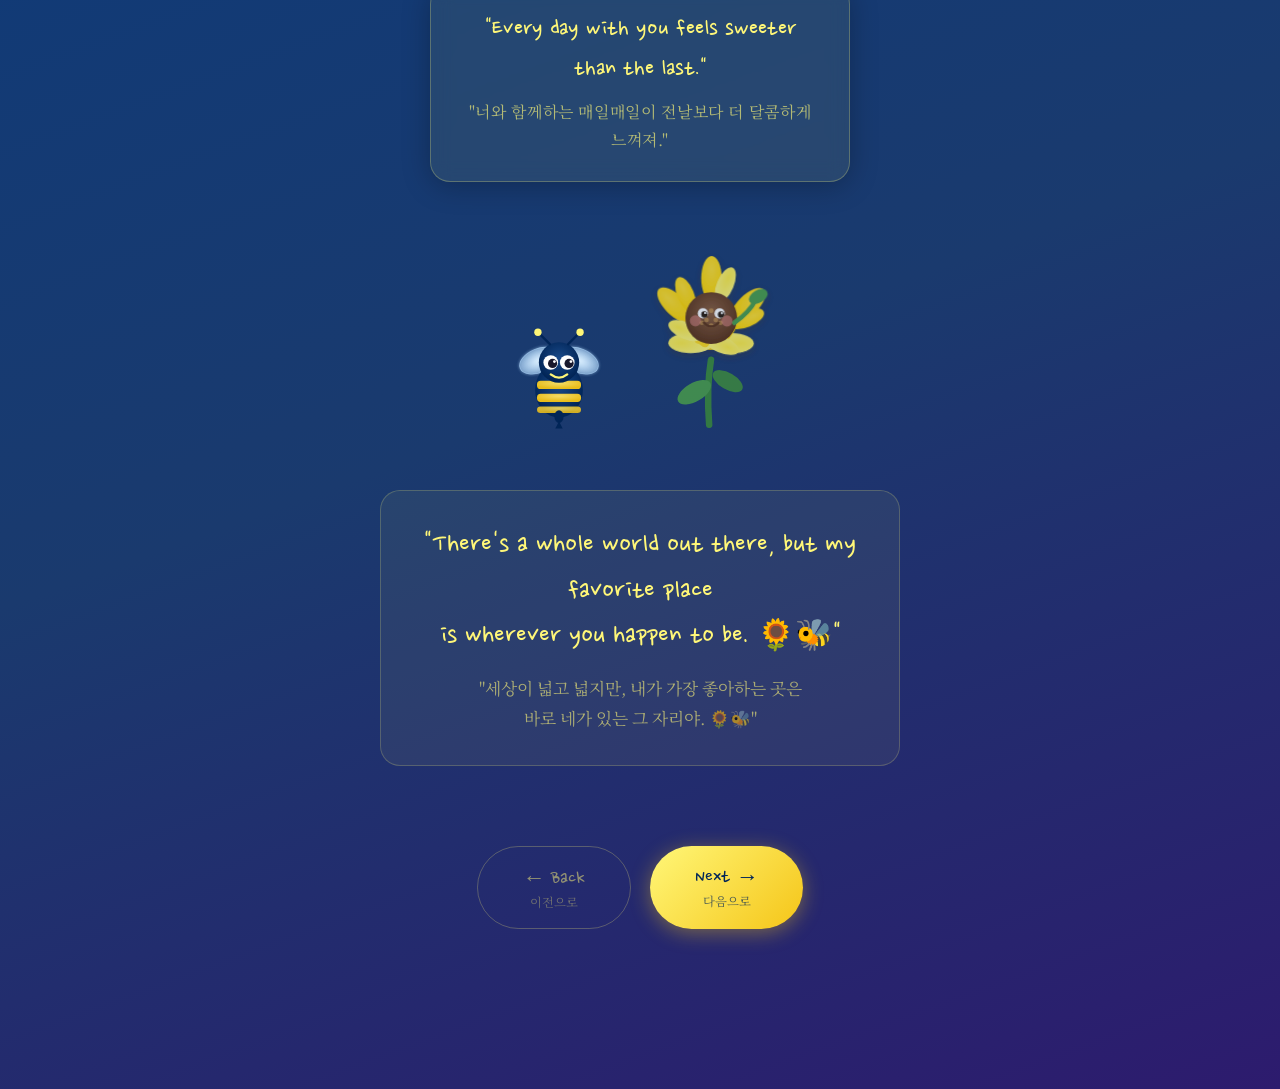
<file: sunflower-honeybee/pages/chapter2.html>
<!DOCTYPE html>
<html lang="en">
<head>
  <meta charset="UTF-8" />
  <meta name="viewport" content="width=device-width, initial-scale=1.0" />
  <title>What You Mean to Me 🌻</title>

  <link rel="preconnect" href="https://fonts.googleapis.com" />
  <link rel="preconnect" href="https://fonts.gstatic.com" crossorigin />
  <link href="https://fonts.googleapis.com/css2?family=Nanum+Myeongjo:wght@400;700;800&family=Nanum+Pen+Script&family=Noto+Serif+KR:wght@300;400;600&display=swap" rel="stylesheet" />
  <link rel="stylesheet" href="../assets/css/styles.css" />

  <style>
    body {
      background: linear-gradient(160deg, #022658 0%, #0d3a7a 40%, #1a3a6e 70%, #2d1b6e 100%);
      color: #fffef0;
      min-height: 100vh;
    }

    /* ---- Sunset / dusk wrapper ---- */
    .ch2-wrapper {
      min-height: 100vh;
      position: relative;
      overflow: hidden;
      display: flex;
      flex-direction: column;
      align-items: center;
      padding-bottom: 6rem;
    }

    /* ---- Chapter header ---- */
    .chapter-tag {
      font-family: 'Noto Serif KR', serif;
      font-size: 0.85rem;
      letter-spacing: 0.2em;
      text-transform: uppercase;
      color: rgba(255, 247, 120, 0.5);
      text-align: center;
      margin: 5rem 0 0.8rem;
      position: relative;
      z-index: 5;
    }

    .chapter-title {
      font-family: 'Nanum Pen Script', cursive;
      font-size: clamp(2rem, 5vw, 3.5rem);
      color: #FFF778;
      text-align: center;
      text-shadow: 0 0 20px rgba(255,247,120,0.5);
      margin-bottom: 0.5rem;
      position: relative;
      z-index: 5;
    }

    .chapter-title-kr {
      font-family: 'Noto Serif KR', serif;
      font-size: clamp(0.9rem, 2vw, 1.2rem);
      color: rgba(255, 247, 120, 0.65);
      text-align: center;
      margin-bottom: 3rem;
      position: relative;
      z-index: 5;
      letter-spacing: 0.06em;
    }

    /* ---- Floating reason cards ---- */
    .cards-container {
      display: flex;
      flex-direction: column;
      align-items: center;
      gap: 1.8rem;
      width: 100%;
      max-width: 560px;
      padding: 0 1.2rem;
      position: relative;
      z-index: 5;
    }

    .reason-card {
      background: rgba(255, 247, 120, 0.07);
      border: 1px solid rgba(255, 247, 120, 0.25);
      border-radius: 20px;
      padding: 1.6rem 2rem;
      width: 100%;
      text-align: center;
      backdrop-filter: blur(10px);
      box-shadow: 0 4px 28px rgba(0, 0, 0, 0.25);
      opacity: 0;
      transform: translateY(50px);
      transition: opacity 0.7s ease, transform 0.7s ease;
      position: relative;
    }

    .reason-card.visible {
      opacity: 1;
      transform: translateY(0);
    }

    .reason-card:hover {
      border-color: rgba(255, 247, 120, 0.5);
      box-shadow: 0 8px 36px rgba(255,247,120,0.15);
      transform: translateY(-4px);
    }

    .reason-card::before {
      content: attr(data-icon);
      position: absolute;
      top: -1rem;
      left: 50%;
      transform: translateX(-50%);
      font-size: 1.8rem;
      line-height: 1;
    }

    .card-en {
      font-family: 'Nanum Pen Script', cursive;
      font-size: clamp(1.1rem, 3vw, 1.65rem);
      color: #FFF778;
      line-height: 1.5;
      margin-bottom: 0.5rem;
    }

    .card-kr {
      font-family: 'Noto Serif KR', serif;
      font-size: clamp(0.78rem, 1.8vw, 1rem);
      color: rgba(255, 247, 120, 0.65);
      line-height: 1.8;
      letter-spacing: 0.04em;
    }

    /* ---- Character duo ---- */
    .ch2-characters {
      display: flex;
      justify-content: center;
      align-items: flex-end;
      gap: 2rem;
      margin: 3rem 0 1rem;
      position: relative;
      z-index: 5;
    }

    .ch2-bee-wrap {
      display: flex;
      flex-direction: column;
      align-items: center;
    }

    .ch2-bee {
      width: clamp(70px, 11vw, 110px);
      height: auto;
      opacity: 0;
      animation: float-bee 3s ease-in-out infinite;
    }

    .ch2-sf {
      width: clamp(90px, 14vw, 130px);
      height: auto;
      opacity: 0;
    }

    @keyframes float-bee {
      0%, 100% { transform: translateY(0) rotate(-3deg); }
      50% { transform: translateY(-12px) rotate(3deg); }
    }

    /* ---- Closing quote ---- */
    .closing-quote {
      max-width: 520px;
      width: 90%;
      text-align: center;
      margin: 2.5rem auto;
      padding: 2rem 2.5rem;
      background: rgba(255, 247, 120, 0.06);
      border: 1px solid rgba(255, 247, 120, 0.2);
      border-radius: 20px;
      position: relative;
      z-index: 5;
      opacity: 0;
      transform: translateY(30px);
      transition: opacity 0.8s ease, transform 0.8s ease;
    }

    .closing-quote.visible {
      opacity: 1;
      transform: translateY(0);
    }

    .closing-quote-en {
      font-family: 'Nanum Pen Script', cursive;
      font-size: clamp(1.2rem, 3vw, 1.9rem);
      color: #FFF778;
      line-height: 1.5;
    }

    .closing-quote-kr {
      font-family: 'Noto Serif KR', serif;
      font-size: clamp(0.82rem, 1.8vw, 1.05rem);
      color: rgba(255, 247, 120, 0.6);
      margin-top: 0.8rem;
      line-height: 1.8;
    }

    /* ---- Nav row ---- */
    .nav-row {
      display: flex;
      justify-content: center;
      gap: 1.2rem;
      margin: 2.5rem 0 4rem;
      flex-wrap: wrap;
      position: relative;
      z-index: 10;
    }

    .nav-btn {
      padding: 0.75em 2em;
      border-radius: 50px;
      font-family: 'Nanum Pen Script', cursive;
      font-size: clamp(1rem, 2.5vw, 1.4rem);
      cursor: pointer;
      border: none;
      text-decoration: none;
      transition: all 0.3s ease;
      display: inline-flex;
      flex-direction: column;
      align-items: center;
    }

    .nav-btn-primary {
      background: linear-gradient(135deg, #FFF778, #F5C518);
      color: #022658;
      box-shadow: 0 4px 20px rgba(245, 197, 24, 0.4);
    }

    .nav-btn-primary:hover {
      transform: translateY(-3px) scale(1.05);
      box-shadow: 0 8px 30px rgba(245, 197, 24, 0.6);
    }

    .nav-btn-ghost {
      background: transparent;
      color: rgba(255, 247, 120, 0.5);
      border: 1.5px solid rgba(255, 247, 120, 0.25);
    }

    .nav-btn-ghost:hover {
      background: rgba(255, 247, 120, 0.08);
      color: #FFF778;
    }

    .nav-btn-kr {
      font-family: 'Noto Serif KR', serif;
      font-size: 0.55em;
      opacity: 0.7;
      margin-top: 0.1em;
    }

    /* Stars */
    #stars-ch2 {
      position: fixed;
      inset: 0;
      z-index: 0;
      pointer-events: none;
    }
  </style>
</head>
<body>

  <canvas id="particle-canvas" aria-hidden="true"></canvas>
  <button id="music-toggle" aria-label="Toggle music">🎵</button>
  <div id="yt-player" style="position:fixed;top:-9999px;left:-9999px;"></div>
  <div id="stars-ch2" class="stars"></div>

  <div class="ch2-wrapper">

    <!-- Chapter header -->
    <p class="chapter-tag fade-in">Chapter 2 · 제 2장</p>
    <h1 class="chapter-title fade-in fade-in-delay-1">What You Mean to Me</h1>
    <p class="chapter-title-kr fade-in fade-in-delay-1">당신이 내게 어떤 의미인지</p>

    <!-- Reason Cards -->
    <div class="cards-container" id="cards-container">

      <div class="reason-card" data-icon="☀️">
        <div class="card-en">"Your smile makes the whole world glow."</div>
        <div class="card-kr">"네 미소가 온 세상을 빛나게 해."</div>
      </div>

      <div class="reason-card" data-icon="🌻">
        <div class="card-en">"You are my favorite kind of sunshine — warm, golden, and always welcome."</div>
        <div class="card-kr">"너는 내가 가장 좋아하는 햇살이야 — 따뜻하고, 황금빛이고, 언제나 반가운."</div>
      </div>

      <div class="reason-card" data-icon="🐝">
        <div class="card-en">"Wherever you are, that's where I want to be."</div>
        <div class="card-kr">"네가 있는 곳이라면 어디든 함께하고 싶어."</div>
      </div>

      <div class="reason-card" data-icon="💛">
        <div class="card-en">"You make ordinary moments feel magical just by being in them."</div>
        <div class="card-kr">"너는 그냥 함께 있는 것만으로 평범한 순간을 마법처럼 만들어줘."</div>
      </div>

      <div class="reason-card" data-icon="✨">
        <div class="card-en">"I feel like the luckiest bee in the world when I'm around you."</div>
        <div class="card-kr">"네 곁에 있을 때면 세상에서 가장 운 좋은 꿀벌이 된 것 같아."</div>
      </div>

      <div class="reason-card" data-icon="🌸">
        <div class="card-en">"You are kind, beautiful, and so full of light — inside and out."</div>
        <div class="card-kr">"너는 친절하고, 아름답고, 안팎이 모두 빛으로 가득해."</div>
      </div>

      <div class="reason-card" data-icon="🍯">
        <div class="card-en">"Every day with you feels sweeter than the last."</div>
        <div class="card-kr">"너와 함께하는 매일매일이 전날보다 더 달콤하게 느껴져."</div>
      </div>

    </div>

    <!-- Character duo -->
    <div class="ch2-characters">
      <div class="ch2-bee-wrap">
        <img class="ch2-bee" id="ch2-bee" src="../assets/svg/honeybee.svg" alt="Honeybee floating" draggable="false" />
      </div>
      <img class="ch2-sf" id="ch2-sf" src="../assets/svg/sunflower.svg" alt="Sunflower" draggable="false" />
    </div>

    <!-- Closing quote -->
    <div class="closing-quote" id="closing-quote">
      <div class="closing-quote-en">
        "There's a whole world out there, but my favorite place<br/>
        is wherever you happen to be. 🌻🐝"
      </div>
      <div class="closing-quote-kr">
        "세상이 넓고 넓지만, 내가 가장 좋아하는 곳은<br/>
        바로 네가 있는 그 자리야. 🌻🐝"
      </div>
    </div>

    <!-- Nav -->
    <div class="nav-row">
      <button class="nav-btn nav-btn-ghost" onclick="navigateTo('chapter1.html')" aria-label="Go back">
        ← Back
        <span class="nav-btn-kr">이전으로</span>
      </button>
      <button class="nav-btn nav-btn-primary" onclick="navigateTo('chapter3.html')" aria-label="Continue to the question">
        Next →
        <span class="nav-btn-kr">다음으로</span>
      </button>
    </div>

  </div>

  <!-- Libraries -->
  <script src="https://cdnjs.cloudflare.com/ajax/libs/gsap/3.12.5/gsap.min.js"></script>
  <script src="../assets/js/particles.js"></script>
  <script src="../assets/js/main.js"></script>

  <script>
    // Stars background
    generateStars('stars-ch2', 70);

    // Particle hearts + petals
    const particles = new ParticleSystem('particle-canvas');
    particles.start('hearts');

    // Stagger card reveal using Intersection Observer
    const cards = document.querySelectorAll('.reason-card');
    cards.forEach((card, i) => {
      card.style.transitionDelay = (i * 0.12) + 's';
    });

    const cardObserver = new IntersectionObserver((entries) => {
      entries.forEach(entry => {
        if (entry.isIntersecting) {
          entry.target.classList.add('visible');
          // Burst hearts on card reveal
          const rect = entry.target.getBoundingClientRect();
          particles.burst(rect.left + rect.width / 2, rect.top + rect.height / 2, 5, 'heart');
          cardObserver.unobserve(entry.target);
        }
      });
    }, { threshold: 0.2 });

    cards.forEach(c => cardObserver.observe(c));

    // Closing quote observer
    const closingObserver = new IntersectionObserver((entries) => {
      entries.forEach(entry => {
        if (entry.isIntersecting) {
          document.getElementById('closing-quote').classList.add('visible');
          closingObserver.disconnect();
        }
      });
    }, { threshold: 0.3 });
    closingObserver.observe(document.getElementById('closing-quote'));

    // Animate characters in
    window.addEventListener('load', () => {
      const bee = document.getElementById('ch2-bee');
      const sf  = document.getElementById('ch2-sf');

      if (window.gsap) {
        setTimeout(() => {
          gsap.to(bee, { opacity: 1, duration: 1, ease: 'power2.out' });
          gsap.to(sf,  { opacity: 1, duration: 1, ease: 'power2.out', delay: 0.4 });
        }, 600);
      } else {
        bee.style.opacity = '1';
        sf.style.opacity = '1';
      }
    });
  </script>
</body>
</html>
</file>
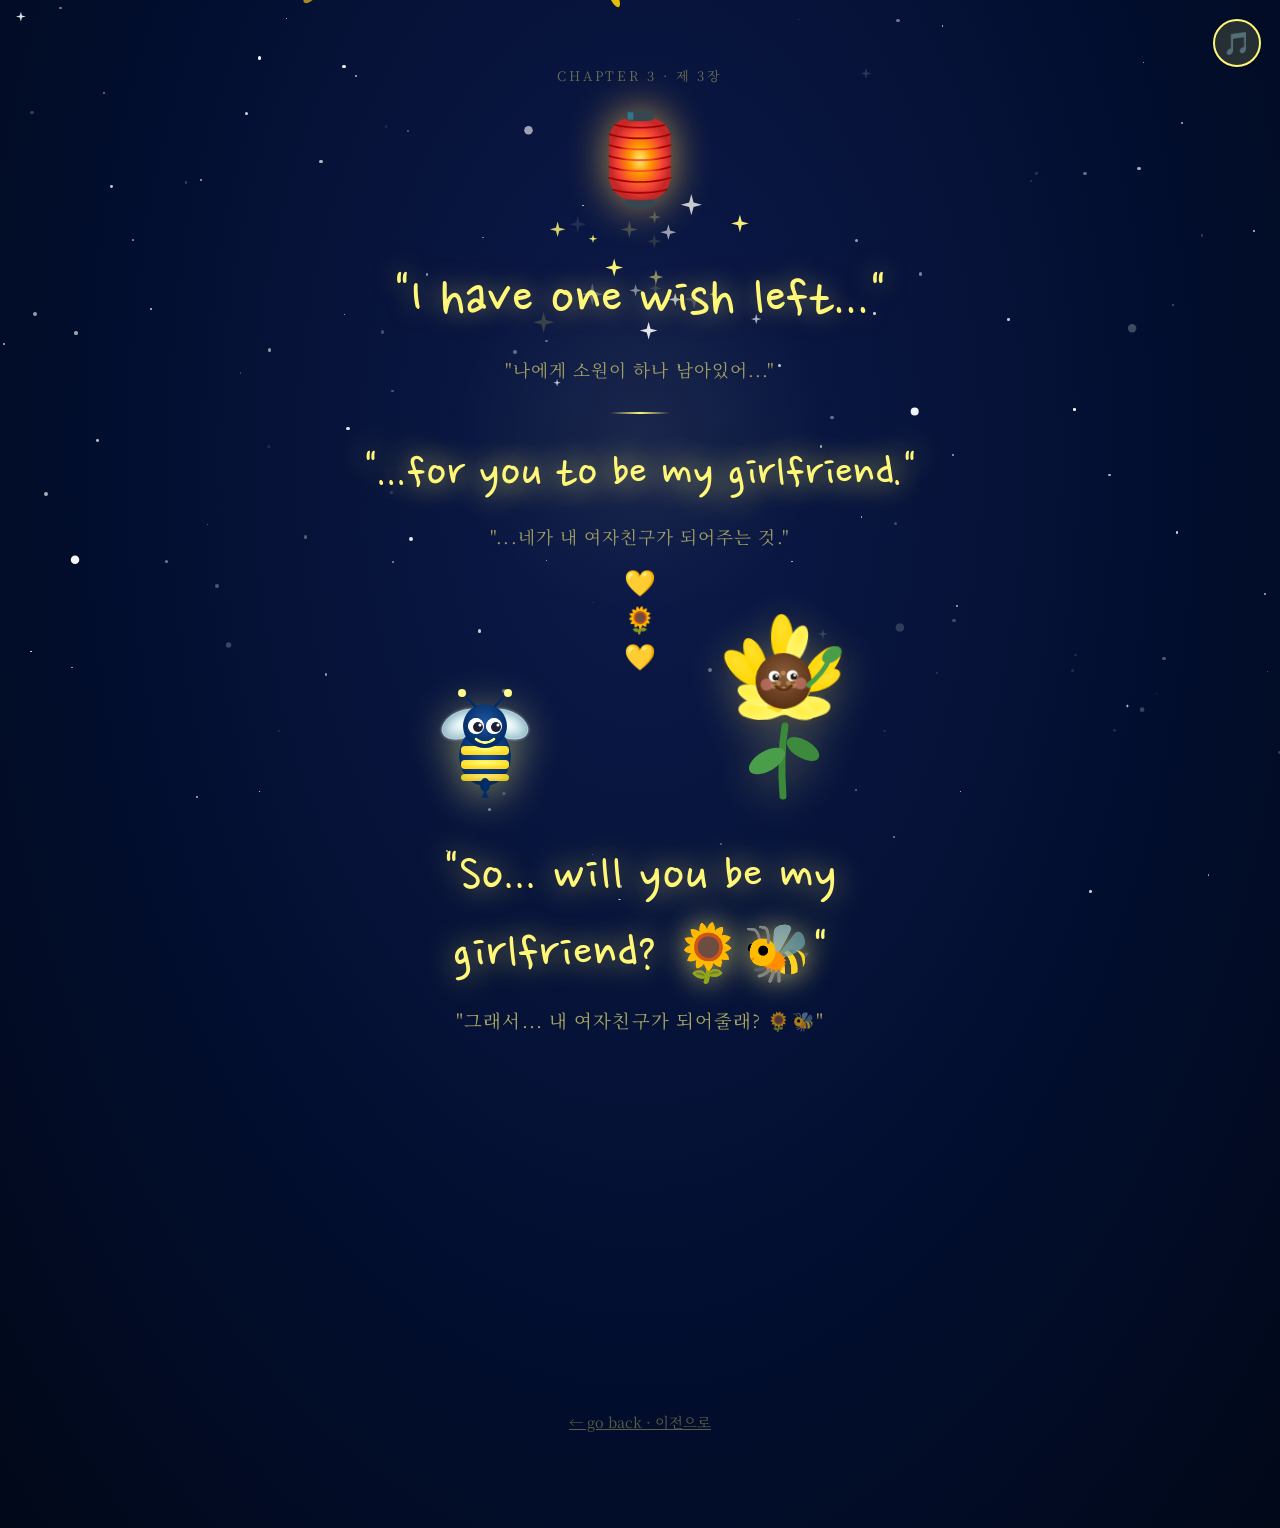
<file: sunflower-honeybee/pages/chapter3.html>
<!DOCTYPE html>
<html lang="en">
<head>
  <meta charset="UTF-8" />
  <meta name="viewport" content="width=device-width, initial-scale=1.0" />
  <title>One Wish Left... 🌻</title>

  <link rel="preconnect" href="https://fonts.googleapis.com" />
  <link rel="preconnect" href="https://fonts.gstatic.com" crossorigin />
  <link href="https://fonts.googleapis.com/css2?family=Nanum+Myeongjo:wght@400;700;800&family=Nanum+Pen+Script&family=Noto+Serif+KR:wght@300;400;600&display=swap" rel="stylesheet" />
  <link rel="stylesheet" href="../assets/css/styles.css" />

  <style>
    body {
      background: radial-gradient(ellipse at 50% 30%, #0d1a4a 0%, #020e2e 60%, #010818 100%);
      color: #fffef0;
      min-height: 100vh;
      overflow-x: hidden;
    }

    /* Stars + deep night sky */
    #stars-ch3 {
      position: fixed;
      inset: 0;
      z-index: 0;
      pointer-events: none;
    }

    /* ---- Main wrapper ---- */
    .ch3-wrapper {
      min-height: 100vh;
      position: relative;
      display: flex;
      flex-direction: column;
      align-items: center;
      justify-content: center;
      padding: 4rem 1.5rem 6rem;
      overflow: hidden;
    }

    /* Chapter tag */
    .chapter-tag {
      font-family: 'Noto Serif KR', serif;
      font-size: 0.82rem;
      letter-spacing: 0.22em;
      text-transform: uppercase;
      color: rgba(255, 247, 120, 0.4);
      text-align: center;
      margin-bottom: 1.2rem;
      position: relative;
      z-index: 5;
    }

    /* ---- Lantern scene ---- */
    .lantern-scene {
      position: relative;
      z-index: 5;
      display: flex;
      flex-direction: column;
      align-items: center;
      gap: 0.8rem;
      margin-bottom: 2.5rem;
    }

    .lantern {
      font-size: clamp(3rem, 8vw, 5.5rem);
      display: inline-block;
      animation: float-lantern 3.5s ease-in-out infinite;
      filter: drop-shadow(0 0 20px rgba(255,200,80,0.7));
    }

    @keyframes float-lantern {
      0%, 100% { transform: translateY(0) rotate(-4deg); }
      50% { transform: translateY(-18px) rotate(4deg); }
    }

    /* ---- Wish text lines ---- */
    .wish-section {
      position: relative;
      z-index: 5;
      max-width: 640px;
      width: 90%;
      text-align: center;
      display: flex;
      flex-direction: column;
      align-items: center;
      gap: 0.6rem;
    }

    .wish-line {
      font-family: 'Nanum Pen Script', cursive;
      font-size: clamp(1.8rem, 5.5vw, 3.8rem);
      color: #FFF778;
      line-height: 1.4;
      opacity: 0;
      transform: translateY(24px);
      transition: opacity 0.8s ease, transform 0.8s ease;
      text-shadow: 0 0 24px rgba(255,247,120,0.5);
    }

    .wish-line.show {
      opacity: 1;
      transform: translateY(0);
    }

    .wish-line.glow-strong {
      text-shadow: 0 0 30px rgba(255,247,120,0.9), 0 0 60px rgba(255,247,120,0.4);
    }

    .wish-sub {
      font-family: 'Noto Serif KR', serif;
      font-size: clamp(0.85rem, 2vw, 1.1rem);
      color: rgba(255, 247, 120, 0.6);
      opacity: 0;
      transform: translateY(14px);
      transition: opacity 0.7s ease, transform 0.7s ease;
      letter-spacing: 0.06em;
      line-height: 1.9;
    }

    .wish-sub.show {
      opacity: 1;
      transform: translateY(0);
    }

    /* Pause / shimmer divider */
    .shimmer-pause {
      width: 60px;
      height: 2px;
      margin: 1rem auto;
      background: linear-gradient(90deg, transparent, #FFF778, transparent);
      animation: shimmer-slide 2s ease-in-out infinite;
      opacity: 0;
      transition: opacity 0.6s ease;
    }

    .shimmer-pause.show {
      opacity: 1;
    }

    @keyframes shimmer-slide {
      0%, 100% { background-position: -100px 0; opacity: 0.4; }
      50% { background-position: 100px 0; opacity: 1; }
    }

    /* ---- Characters facing each other ---- */
    .ch3-stage {
      position: relative;
      z-index: 5;
      width: 100%;
      max-width: 600px;
      display: flex;
      justify-content: space-around;
      align-items: flex-end;
      margin: 2rem 0;
      min-height: 200px;
    }

    .ch3-bee {
      width: clamp(75px, 13vw, 120px);
      height: auto;
      opacity: 0;
      transform: translateX(-60px);
      filter: drop-shadow(0 8px 20px rgba(255,247,120,0.2));
      animation: float-bee-ch3 3s ease-in-out infinite;
    }

    .ch3-sf {
      width: clamp(90px, 15vw, 140px);
      height: auto;
      opacity: 0;
      transform: translateX(60px);
      filter: drop-shadow(0 8px 20px rgba(255,247,120,0.3));
    }

    @keyframes float-bee-ch3 {
      0%, 100% { transform: translateY(0); }
      50% { transform: translateY(-10px); }
    }

    /* Hearts between characters */
    .hearts-between {
      position: absolute;
      bottom: 60%;
      left: 50%;
      transform: translateX(-50%);
      display: flex;
      flex-direction: column;
      gap: 0.3rem;
      align-items: center;
      opacity: 0;
      transition: opacity 0.8s ease;
    }

    .hearts-between.show {
      opacity: 1;
    }

    .float-heart {
      font-size: 1.6rem;
      animation: heart-float-up var(--hdur, 2s) ease-in-out infinite;
      animation-delay: var(--hdel, 0s);
    }

    @keyframes heart-float-up {
      0%   { transform: translateY(0) scale(0.8); opacity: 0.6; }
      50%  { transform: translateY(-20px) scale(1.1); opacity: 1; }
      100% { transform: translateY(-40px) scale(0.6); opacity: 0; }
    }

    /* ---- The Question ---- */
    .question-section {
      position: relative;
      z-index: 5;
      max-width: 580px;
      width: 90%;
      text-align: center;
      opacity: 0;
      transform: translateY(30px);
      transition: opacity 0.9s ease, transform 0.9s ease;
    }

    .question-section.show {
      opacity: 1;
      transform: translateY(0);
    }

    .question-en {
      font-family: 'Nanum Pen Script', cursive;
      font-size: clamp(1.8rem, 5vw, 3.5rem);
      color: #FFF778;
      line-height: 1.4;
      text-shadow: 0 0 30px rgba(255,247,120,0.7);
      margin-bottom: 0.5rem;
    }

    .question-kr {
      font-family: 'Noto Serif KR', serif;
      font-size: clamp(0.9rem, 2vw, 1.15rem);
      color: rgba(255, 247, 120, 0.65);
      letter-spacing: 0.06em;
      line-height: 1.9;
      margin-bottom: 2.5rem;
    }

    /* ---- YES Buttons ---- */
    .btn-row {
      display: flex;
      justify-content: center;
      gap: 1.4rem;
      flex-wrap: wrap;
      opacity: 0;
      transform: translateY(20px);
      transition: opacity 0.8s ease, transform 0.8s ease;
    }

    .btn-row.show {
      opacity: 1;
      transform: translateY(0);
    }

    .yes-btn {
      padding: 1em 2.8em;
      border-radius: 50px;
      font-family: 'Nanum Pen Script', cursive;
      font-size: clamp(1.2rem, 3.5vw, 2rem);
      cursor: pointer;
      border: none;
      display: flex;
      flex-direction: column;
      align-items: center;
      transition: all 0.3s ease;
      position: relative;
    }

    .yes-btn-kr {
      font-family: 'Noto Serif KR', serif;
      font-size: 0.5em;
      opacity: 0.8;
      margin-top: 0.15em;
      letter-spacing: 0.04em;
    }

    .yes-btn-1 {
      background: linear-gradient(135deg, #FFF778, #F5C518);
      color: #022658;
      box-shadow: 0 6px 32px rgba(255,247,120,0.55);
      animation: pulse-yes 2s ease-in-out infinite;
    }

    .yes-btn-2 {
      background: linear-gradient(135deg, #022658, #0d3a7a);
      color: #FFF778;
      border: 2px solid rgba(255,247,120,0.5);
      box-shadow: 0 6px 32px rgba(2,38,88,0.5);
      animation: pulse-yes 2s ease-in-out infinite 0.3s;
    }

    @keyframes pulse-yes {
      0%, 100% { transform: translateY(0) scale(1); }
      50% { transform: translateY(-6px) scale(1.03); }
    }

    .yes-btn-1:hover, .yes-btn-2:hover {
      transform: translateY(-8px) scale(1.07) !important;
      animation: none;
    }

    .yes-btn-1:hover {
      box-shadow: 0 12px 40px rgba(255,247,120,0.8);
    }

    .yes-btn-2:hover {
      background: linear-gradient(135deg, #FFF778, #F5C518);
      color: #022658;
      border-color: transparent;
      box-shadow: 0 12px 40px rgba(255,247,120,0.6);
    }

    /* Back nav */
    .back-link {
      position: relative;
      z-index: 5;
      margin-top: 3rem;
      font-family: 'Noto Serif KR', serif;
      font-size: 0.9rem;
      color: rgba(255,247,120,0.35);
      cursor: pointer;
      background: none;
      border: none;
      text-decoration: underline;
      transition: color 0.3s ease;
    }

    .back-link:hover {
      color: rgba(255,247,120,0.7);
    }

    /* Moon / glow orb backdrop */
    .night-glow {
      position: absolute;
      top: 15%;
      left: 50%;
      transform: translateX(-50%);
      width: clamp(200px, 40vw, 400px);
      height: clamp(200px, 40vw, 400px);
      border-radius: 50%;
      background: radial-gradient(circle, rgba(255,247,120,0.06) 0%, transparent 70%);
      z-index: 0;
      animation: night-glow-pulse 5s ease-in-out infinite;
    }

    @keyframes night-glow-pulse {
      0%, 100% { opacity: 0.7; transform: translateX(-50%) scale(1); }
      50% { opacity: 1; transform: translateX(-50%) scale(1.08); }
    }
  </style>
</head>
<body>

  <canvas id="particle-canvas" aria-hidden="true"></canvas>
  <button id="music-toggle" aria-label="Toggle music">🎵</button>
  <div id="yt-player" style="position:fixed;top:-9999px;left:-9999px;"></div>
  <div id="stars-ch3" class="stars"></div>

  <div class="ch3-wrapper">

    <!-- Night glow backdrop -->
    <div class="night-glow" aria-hidden="true"></div>

    <!-- Chapter tag -->
    <p class="chapter-tag" id="ch3-tag">Chapter 3 · 제 3장</p>

    <!-- Lantern -->
    <div class="lantern-scene" id="lantern-scene">
      <span class="lantern" aria-hidden="true" id="lantern-emoji">🏮</span>
    </div>

    <!-- Wish text lines -->
    <div class="wish-section" id="wish-section">

      <div class="wish-line" id="wish1">
        "I have one wish left..."
      </div>
      <div class="wish-sub" id="wish1-kr">
        "나에게 소원이 하나 남아있어..."
      </div>

      <div class="shimmer-pause" id="shimmer1"></div>

      <div class="wish-line glow-strong" id="wish2" style="font-size: clamp(1.6rem, 4.5vw, 3.2rem);">
        "...for you to be my girlfriend."
      </div>
      <div class="wish-sub" id="wish2-kr">
        "...네가 내 여자친구가 되어주는 것."
      </div>

    </div>

    <!-- Character stage -->
    <div class="ch3-stage" id="ch3-stage">
      <img class="ch3-bee" id="ch3-bee" src="../assets/svg/honeybee.svg" alt="Honeybee" draggable="false" />

      <!-- Floating hearts between them -->
      <div class="hearts-between" id="hearts-between">
        <span class="float-heart" style="--hdur:2.2s;--hdel:0s;">💛</span>
        <span class="float-heart" style="--hdur:2.8s;--hdel:0.5s;">🌻</span>
        <span class="float-heart" style="--hdur:2s;--hdel:1s;">💛</span>
      </div>

      <img class="ch3-sf" id="ch3-sf" src="../assets/svg/sunflower.svg" alt="Sunflower" draggable="false" />
    </div>

    <!-- The Question -->
    <div class="question-section" id="question-section">
      <div class="question-en">
        "So... will you be my girlfriend? 🌻🐝"
      </div>
      <div class="question-kr">
        "그래서... 내 여자친구가 되어줄래? 🌻🐝"
      </div>

      <!-- YES / YES buttons -->
      <div class="btn-row" id="btn-row">
        <button class="yes-btn yes-btn-1" id="yes1" onclick="handleYes(event)" aria-label="Yes!">
          Yes! 🌻
          <span class="yes-btn-kr">응! 당연하지!</span>
        </button>
        <button class="yes-btn yes-btn-2" id="yes2" onclick="handleYes(event)" aria-label="Of course!">
          Of course! 💛
          <span class="yes-btn-kr">물론이지! 🐝</span>
        </button>
      </div>
    </div>

    <button class="back-link" onclick="navigateTo('chapter2.html')" aria-label="Go back">
      ← go back · 이전으로
    </button>

  </div>

  <!-- Libraries -->
  <script src="https://cdnjs.cloudflare.com/ajax/libs/gsap/3.12.5/gsap.min.js"></script>
  <script src="../assets/js/particles.js"></script>
  <script src="../assets/js/main.js"></script>

  <script>
    // Stars
    generateStars('stars-ch3', 100);

    // Particles — stars + sparkles, dreamy
    const particles = new ParticleSystem('particle-canvas');
    particles.start('stars');

    // ---- Reveal sequence ----
    function runReveal() {
      // Step 1: Chapter tag fades in
      const tag = document.getElementById('ch3-tag');
      tag.style.transition = 'opacity 0.8s ease';
      tag.style.opacity = '0';
      setTimeout(() => { tag.style.opacity = '1'; }, 300);

      // Step 2: Lantern appears
      const lanternScene = document.getElementById('lantern-scene');
      lanternScene.style.opacity = '0';
      lanternScene.style.transition = 'opacity 1s ease';
      setTimeout(() => { lanternScene.style.opacity = '1'; }, 800);

      // Step 3: First wish line
      setTimeout(() => {
        document.getElementById('wish1').classList.add('show');
        document.getElementById('wish1-kr').classList.add('show');
      }, 1600);

      // Step 4: Shimmer pause
      setTimeout(() => {
        document.getElementById('shimmer1').classList.add('show');
      }, 3000);

      // Step 5: Second wish line — the reveal
      setTimeout(() => {
        document.getElementById('wish2').classList.add('show');
        document.getElementById('wish2-kr').classList.add('show');
        // Sparkle burst on reveal
        particles.setMode('mixed');
        particles.burst(window.innerWidth / 2, window.innerHeight * 0.45, 20, 'sparkle');
      }, 4200);

      // Step 6: Characters appear
      setTimeout(() => {
        const bee = document.getElementById('ch3-bee');
        const sf  = document.getElementById('ch3-sf');
        if (window.gsap) {
          gsap.to(bee, { opacity: 1, x: 0, duration: 1.1, ease: 'power2.out' });
          gsap.to(sf,  { opacity: 1, x: 0, duration: 1.1, ease: 'power2.out', delay: 0.25 });
          // Heart eyes on bee
          gsap.to(bee, {
            filter: 'drop-shadow(0 8px 20px rgba(255,247,120,0.5)) brightness(1.15)',
            duration: 0.8,
            delay: 1,
          });
        } else {
          bee.style.opacity = '1';
          bee.style.transform = 'none';
          sf.style.opacity = '1';
          sf.style.transform = 'none';
        }

        // Show hearts between characters
        setTimeout(() => {
          document.getElementById('hearts-between').classList.add('show');
        }, 1000);
      }, 5500);

      // Step 7: The Question + buttons appear
      setTimeout(() => {
        document.getElementById('question-section').classList.add('show');
        setTimeout(() => {
          document.getElementById('btn-row').classList.add('show');
          particles.setMode('hearts');
        }, 500);
      }, 7000);
    }

    // ---- Handle YES click ----
    function handleYes(e) {
      const btn = e.currentTarget;

      // Prevent double click
      document.getElementById('yes1').disabled = true;
      document.getElementById('yes2').disabled = true;

      // Button celebration
      if (window.gsap) {
        gsap.to(btn, {
          scale: 1.3,
          duration: 0.3,
          ease: 'back.out(3)',
          yoyo: true,
          repeat: 1,
        });
      }

      // Heart burst at click position
      particles.setMode('celebration');
      particles.burst(e.clientX, e.clientY, 25, 'heart');
      particles.burst(e.clientX, e.clientY, 15, 'sparkle');

      // Navigate to response page after a beat
      setTimeout(() => navigateTo('response.html', 800), 400);
    }

    // ---- Easter egg ----
    initEasterEgg(document.getElementById('ch3-bee'));

    // ---- Start sequence ----
    runReveal();
  </script>
</body>
</html>
</file>
<file: sunflower-honeybee/assets/css/styles.css>
/* =============================================
   SUNFLOWER & HONEYBEE — Global Styles
   Colors: #FFF778 (Sunflower) | #022658 (Honeybee)
   ============================================= */

/* ---------- CSS Variables ---------- */
:root {
  --sunflower: #FFF778;
  --honeybee: #022658;
  --gold: #F5C518;
  --cream: #FFFEF0;
  --soft-yellow: #FFF9C4;
  --petal-orange: #FFD54F;
  --blush: #FFCDD2;
  --white: #FFFFFF;
  --text-dark: #1a1a2e;
  --text-light: #FFFEF0;
  --shadow: rgba(2, 38, 88, 0.18);
  --glow-yellow: rgba(255, 247, 120, 0.6);
  --glow-blue: rgba(2, 38, 88, 0.4);

  --font-serif: 'Nanum Myeongjo', 'Noto Serif KR', Georgia, serif;
  --font-hand: 'Nanum Pen Script', cursive;
  --font-body: 'Noto Serif KR', 'Nanum Myeongjo', Georgia, serif;

  --transition-slow: 0.8s ease;
  --transition-med: 0.4s ease;
  --transition-fast: 0.2s ease;
  --border-radius: 20px;
}

/* ---------- Reset & Base ---------- */
*, *::before, *::after {
  box-sizing: border-box;
  margin: 0;
  padding: 0;
}

html {
  scroll-behavior: smooth;
  font-size: 16px;
}

body {
  font-family: var(--font-serif);
  background-color: var(--honeybee);
  color: var(--text-light);
  overflow-x: hidden;
  min-height: 100vh;
  position: relative;
}

/* ---------- Typography ---------- */
h1, h2, h3 {
  font-family: var(--font-hand);
  line-height: 1.3;
}

h1 { font-size: clamp(2rem, 6vw, 4rem); }
h2 { font-size: clamp(1.5rem, 4vw, 3rem); }
h3 { font-size: clamp(1.2rem, 3vw, 2rem); }

p {
  font-family: var(--font-body);
  line-height: 1.8;
  font-size: clamp(0.95rem, 2vw, 1.15rem);
}

/* ---------- Bilingual Text ---------- */
.bilingual {
  display: flex;
  flex-direction: column;
  align-items: center;
  gap: 0.4em;
  text-align: center;
}

.bilingual .en {
  font-family: var(--font-hand);
  font-size: clamp(1.1rem, 3vw, 1.8rem);
  color: var(--sunflower);
  letter-spacing: 0.02em;
}

.bilingual .kr {
  font-family: var(--font-body);
  font-size: clamp(0.85rem, 2vw, 1.15rem);
  color: rgba(255, 247, 120, 0.75);
  letter-spacing: 0.05em;
}

.bilingual.dark .en {
  color: var(--honeybee);
}

.bilingual.dark .kr {
  color: rgba(2, 38, 88, 0.7);
}

/* ---------- Page Layout ---------- */
.page-wrapper {
  min-height: 100vh;
  width: 100%;
  display: flex;
  flex-direction: column;
  align-items: center;
  justify-content: center;
  position: relative;
  overflow: hidden;
  padding: 2rem 1rem;
}

.scene {
  width: 100%;
  max-width: 900px;
  display: flex;
  flex-direction: column;
  align-items: center;
  gap: 2rem;
  position: relative;
  z-index: 2;
}

/* ---------- Particle Canvas ---------- */
#particle-canvas {
  position: fixed;
  top: 0;
  left: 0;
  width: 100%;
  height: 100%;
  pointer-events: none;
  z-index: 1;
}

/* ---------- Music Toggle ---------- */
#music-toggle {
  position: fixed;
  top: 1.2rem;
  right: 1.2rem;
  width: 48px;
  height: 48px;
  border-radius: 50%;
  background: rgba(255, 247, 120, 0.15);
  border: 2px solid var(--sunflower);
  color: var(--sunflower);
  font-size: 1.4rem;
  cursor: pointer;
  z-index: 1000;
  display: flex;
  align-items: center;
  justify-content: center;
  transition: background var(--transition-med), transform var(--transition-fast);
  backdrop-filter: blur(4px);
}

#music-toggle:hover {
  background: rgba(255, 247, 120, 0.3);
  transform: scale(1.1);
}

#music-toggle.muted {
  opacity: 0.5;
}

/* Hidden YouTube iframe */
#yt-player {
  position: fixed;
  top: -9999px;
  left: -9999px;
  width: 1px;
  height: 1px;
  opacity: 0;
  pointer-events: none;
}

/* ---------- Navigation Dots ---------- */
.nav-dots {
  position: fixed;
  right: 1.5rem;
  top: 50%;
  transform: translateY(-50%);
  display: flex;
  flex-direction: column;
  gap: 0.7rem;
  z-index: 999;
}

.nav-dot {
  width: 10px;
  height: 10px;
  border-radius: 50%;
  background: rgba(255, 247, 120, 0.3);
  border: 2px solid var(--sunflower);
  cursor: pointer;
  transition: all var(--transition-med);
  text-decoration: none;
}

.nav-dot.active,
.nav-dot:hover {
  background: var(--sunflower);
  transform: scale(1.3);
}

/* ---------- Buttons ---------- */
.btn {
  display: inline-flex;
  align-items: center;
  justify-content: center;
  gap: 0.5em;
  padding: 0.8em 2em;
  border-radius: 50px;
  font-family: var(--font-hand);
  font-size: clamp(1rem, 2.5vw, 1.4rem);
  cursor: pointer;
  border: none;
  text-decoration: none;
  transition: all var(--transition-med);
  position: relative;
  overflow: hidden;
}

.btn::before {
  content: '';
  position: absolute;
  inset: 0;
  border-radius: 50px;
  opacity: 0;
  transition: opacity var(--transition-med);
}

.btn:hover::before {
  opacity: 1;
}

.btn-primary {
  background: var(--sunflower);
  color: var(--honeybee);
  box-shadow: 0 4px 20px var(--glow-yellow);
}

.btn-primary:hover {
  transform: translateY(-3px) scale(1.05);
  box-shadow: 0 8px 30px var(--glow-yellow);
}

.btn-secondary {
  background: var(--honeybee);
  color: var(--sunflower);
  border: 2px solid var(--sunflower);
  box-shadow: 0 4px 20px var(--glow-blue);
}

.btn-secondary:hover {
  background: var(--sunflower);
  color: var(--honeybee);
  transform: translateY(-3px) scale(1.05);
}

.btn-yes {
  background: linear-gradient(135deg, var(--sunflower), var(--gold));
  color: var(--honeybee);
  font-size: clamp(1.2rem, 3vw, 1.8rem);
  padding: 1em 2.5em;
  box-shadow: 0 6px 30px var(--glow-yellow);
  animation: pulse-btn 2s ease-in-out infinite;
}

.btn-yes:hover {
  transform: translateY(-5px) scale(1.08);
  box-shadow: 0 12px 40px var(--glow-yellow);
  animation: none;
}

@keyframes pulse-btn {
  0%, 100% { box-shadow: 0 6px 30px var(--glow-yellow); transform: translateY(0); }
  50% { box-shadow: 0 10px 40px rgba(255, 247, 120, 0.8); transform: translateY(-4px); }
}

/* ---------- Cards ---------- */
.reason-card {
  background: rgba(255, 247, 120, 0.1);
  border: 1px solid rgba(255, 247, 120, 0.3);
  border-radius: var(--border-radius);
  padding: 1.5rem 2rem;
  max-width: 420px;
  width: 90%;
  text-align: center;
  backdrop-filter: blur(8px);
  box-shadow: 0 4px 24px rgba(2, 38, 88, 0.3);
  opacity: 0;
  transform: translateY(40px);
  transition: opacity 0.6s ease, transform 0.6s ease;
  position: relative;
}

.reason-card.visible {
  opacity: 1;
  transform: translateY(0);
}

.reason-card::before {
  content: '✦';
  position: absolute;
  top: -0.6em;
  left: 50%;
  transform: translateX(-50%);
  font-size: 1.2rem;
  color: var(--sunflower);
}

/* ---------- Typewriter ---------- */
.typewriter {
  overflow: hidden;
  white-space: nowrap;
  border-right: 3px solid var(--sunflower);
  width: 0;
  animation: typing 2s steps(40, end) forwards, blink-cursor 0.8s step-end infinite;
}

.typewriter.done {
  border-right: none;
  white-space: normal;
  width: auto;
}

@keyframes typing {
  from { width: 0; }
  to { width: 100%; }
}

@keyframes blink-cursor {
  0%, 100% { border-color: var(--sunflower); }
  50% { border-color: transparent; }
}

/* ---------- Fade In ---------- */
.fade-in {
  opacity: 0;
  transform: translateY(20px);
  transition: opacity 0.8s ease, transform 0.8s ease;
}

.fade-in.visible {
  opacity: 1;
  transform: translateY(0);
}

.fade-in-delay-1 { transition-delay: 0.3s; }
.fade-in-delay-2 { transition-delay: 0.6s; }
.fade-in-delay-3 { transition-delay: 0.9s; }
.fade-in-delay-4 { transition-delay: 1.2s; }
.fade-in-delay-5 { transition-delay: 1.5s; }

/* ---------- SVG Character Containers ---------- */
.character-stage {
  position: relative;
  width: 100%;
  height: 320px;
  display: flex;
  align-items: flex-end;
  justify-content: center;
}

.character-stage.tall {
  height: 420px;
}

#honeybee-char {
  position: absolute;
  width: 100px;
  height: 100px;
  z-index: 5;
  filter: drop-shadow(0 8px 16px rgba(2, 38, 88, 0.4));
}

#sunflower-char {
  position: absolute;
  bottom: 0;
  width: 130px;
  height: 200px;
  z-index: 4;
  filter: drop-shadow(0 8px 16px rgba(255, 247, 120, 0.3));
}

/* ---------- Landing Background ---------- */
.bg-night {
  background: radial-gradient(ellipse at 50% 30%, #0a1a3a 0%, var(--honeybee) 60%, #010f2e 100%);
}

.bg-day {
  background: linear-gradient(180deg, #87CEEB 0%, #B0E0E6 40%, #FFFEF0 100%);
}

.bg-sunset {
  background: linear-gradient(180deg, #022658 0%, #1a3a6e 30%, #6b3a7d 60%, #c0704a 85%, #FFF778 100%);
}

.bg-cream {
  background: linear-gradient(160deg, var(--soft-yellow) 0%, var(--cream) 50%, #fff9e6 100%);
}

.bg-garden {
  background: linear-gradient(180deg, #87CEEB 0%, #b8e0b8 50%, #6aad6a 100%);
}

/* ---------- Stars Background ---------- */
.stars {
  position: absolute;
  inset: 0;
  overflow: hidden;
  z-index: 0;
}

.star {
  position: absolute;
  border-radius: 50%;
  background: #fff;
  animation: twinkle var(--dur, 3s) ease-in-out infinite;
  animation-delay: var(--delay, 0s);
}

@keyframes twinkle {
  0%, 100% { opacity: 0.1; transform: scale(0.8); }
  50% { opacity: 1; transform: scale(1.2); }
}

/* ---------- Garden / Ground Elements ---------- */
.garden-ground {
  position: absolute;
  bottom: 0;
  left: 0;
  width: 100%;
  height: 120px;
  background: linear-gradient(180deg, #4a9e4a 0%, #2d7a2d 100%);
  border-radius: 60% 60% 0 0 / 30% 30% 0 0;
  z-index: 1;
}

/* ---------- Glow Text ---------- */
.glow-text {
  text-shadow: 0 0 20px var(--glow-yellow), 0 0 40px rgba(255,247,120,0.3);
}

.glow-text-blue {
  text-shadow: 0 0 20px var(--glow-blue);
}

/* ---------- Heart Burst ---------- */
.heart-burst {
  position: fixed;
  pointer-events: none;
  z-index: 9999;
  font-size: 2rem;
  animation: heart-rise 1.2s ease-out forwards;
}

@keyframes heart-rise {
  0% { opacity: 1; transform: translateY(0) scale(1); }
  100% { opacity: 0; transform: translateY(-120px) scale(0.5); }
}

/* ---------- Question Section Styles ---------- */
.wish-text {
  font-family: var(--font-hand);
  font-size: clamp(1.8rem, 5vw, 3.5rem);
  color: var(--sunflower);
  text-align: center;
  opacity: 0;
  line-height: 1.5;
}

.wish-text.glow {
  text-shadow: 0 0 30px rgba(255, 247, 120, 0.8), 0 0 60px rgba(255, 247, 120, 0.4);
}

.wish-sub {
  font-family: var(--font-body);
  font-size: clamp(0.9rem, 2vw, 1.1rem);
  color: rgba(255, 247, 120, 0.7);
  text-align: center;
  opacity: 0;
}

.lantern {
  font-size: 4rem;
  animation: float-lantern 3s ease-in-out infinite;
  display: inline-block;
}

@keyframes float-lantern {
  0%, 100% { transform: translateY(0) rotate(-3deg); }
  50% { transform: translateY(-15px) rotate(3deg); }
}

/* ---------- Celebration ---------- */
.celebrate-text {
  font-family: var(--font-hand);
  font-size: clamp(2rem, 7vw, 5rem);
  color: var(--sunflower);
  text-align: center;
  text-shadow: 0 0 30px rgba(255, 247, 120, 0.9);
  animation: celebrate-bounce 0.6s ease infinite alternate;
}

@keyframes celebrate-bounce {
  from { transform: scale(1) rotate(-1deg); }
  to { transform: scale(1.04) rotate(1deg); }
}

/* ---------- Progress Stem ---------- */
.progress-stem {
  position: fixed;
  left: 1.2rem;
  bottom: 0;
  width: 6px;
  background: linear-gradient(180deg, var(--sunflower), #4a9e4a);
  border-radius: 3px;
  z-index: 999;
  transition: height 0.4s ease;
}

.progress-flower {
  position: fixed;
  left: calc(1.2rem - 12px);
  font-size: 1.8rem;
  z-index: 999;
  transition: bottom 0.4s ease;
}

/* ---------- Divider ---------- */
.divider {
  width: 80px;
  height: 2px;
  background: linear-gradient(90deg, transparent, var(--sunflower), transparent);
  margin: 1rem auto;
  border-radius: 2px;
}

/* ---------- Scroll Indicator ---------- */
.scroll-hint {
  position: absolute;
  bottom: 2rem;
  left: 50%;
  transform: translateX(-50%);
  display: flex;
  flex-direction: column;
  align-items: center;
  gap: 0.4rem;
  opacity: 0.6;
  animation: scroll-bob 2s ease-in-out infinite;
  font-size: 0.8rem;
  color: var(--sunflower);
  letter-spacing: 0.1em;
  text-transform: uppercase;
}

.scroll-hint::after {
  content: '↓';
  font-size: 1.4rem;
  color: var(--sunflower);
}

@keyframes scroll-bob {
  0%, 100% { transform: translateX(-50%) translateY(0); }
  50% { transform: translateX(-50%) translateY(8px); }
}

/* ---------- Mobile Responsive ---------- */
@media (max-width: 600px) {
  .character-stage {
    height: 240px;
  }
  .character-stage.tall {
    height: 320px;
  }
  #honeybee-char { width: 75px; height: 75px; }
  #sunflower-char { width: 100px; height: 160px; }

  .nav-dots {
    right: 0.7rem;
  }

  .reason-card {
    padding: 1.2rem 1.4rem;
  }

  .btn-yes {
    font-size: 1.1rem;
    padding: 0.9em 1.8em;
  }
}

/* ---------- Utility ---------- */
.hidden { display: none !important; }
.invisible { opacity: 0; pointer-events: none; }
.text-center { text-align: center; }
.mt-1 { margin-top: 0.5rem; }
.mt-2 { margin-top: 1rem; }
.mt-3 { margin-top: 1.5rem; }
.mt-4 { margin-top: 2rem; }
.mb-2 { margin-bottom: 1rem; }
.gap-1 { gap: 0.5rem; }
.gap-2 { gap: 1rem; }
.flex-row { display: flex; flex-direction: row; }
.flex-col { display: flex; flex-direction: column; }
.align-center { align-items: center; }
.justify-center { justify-content: center; }
</file>
<file: assets/css/styles.css>
/* =============================================
   SUNFLOWER & HONEYBEE — Global Styles
   Colors: #FFF778 (Sunflower) | #022658 (Honeybee)
   ============================================= */

/* ---------- CSS Variables ---------- */
:root {
  --sunflower: #FFF778;
  --honeybee: #022658;
  --gold: #F5C518;
  --cream: #FFFEF0;
  --soft-yellow: #FFF9C4;
  --petal-orange: #FFD54F;
  --blush: #FFCDD2;
  --white: #FFFFFF;
  --text-dark: #1a1a2e;
  --text-light: #FFFEF0;
  --shadow: rgba(2, 38, 88, 0.18);
  --glow-yellow: rgba(255, 247, 120, 0.6);
  --glow-blue: rgba(2, 38, 88, 0.4);

  --font-serif: 'Nanum Myeongjo', 'Noto Serif KR', Georgia, serif;
  --font-hand: 'Nanum Pen Script', cursive;
  --font-body: 'Noto Serif KR', 'Nanum Myeongjo', Georgia, serif;

  --transition-slow: 0.8s ease;
  --transition-med: 0.4s ease;
  --transition-fast: 0.2s ease;
  --border-radius: 20px;
}

/* ---------- Reset & Base ---------- */
*, *::before, *::after {
  box-sizing: border-box;
  margin: 0;
  padding: 0;
}

html {
  scroll-behavior: smooth;
  font-size: 16px;
}

body {
  font-family: var(--font-serif);
  background-color: var(--honeybee);
  color: var(--text-light);
  overflow-x: hidden;
  min-height: 100vh;
  position: relative;
}

/* ---------- Typography ---------- */
h1, h2, h3 {
  font-family: var(--font-hand);
  line-height: 1.3;
}

h1 { font-size: clamp(2rem, 6vw, 4rem); }
h2 { font-size: clamp(1.5rem, 4vw, 3rem); }
h3 { font-size: clamp(1.2rem, 3vw, 2rem); }

p {
  font-family: var(--font-body);
  line-height: 1.8;
  font-size: clamp(0.95rem, 2vw, 1.15rem);
}

/* ---------- Bilingual Text ---------- */
.bilingual {
  display: flex;
  flex-direction: column;
  align-items: center;
  gap: 0.4em;
  text-align: center;
}

.bilingual .en {
  font-family: var(--font-hand);
  font-size: clamp(1.1rem, 3vw, 1.8rem);
  color: var(--sunflower);
  letter-spacing: 0.02em;
}

.bilingual .kr {
  font-family: var(--font-body);
  font-size: clamp(0.85rem, 2vw, 1.15rem);
  color: rgba(255, 247, 120, 0.75);
  letter-spacing: 0.05em;
}

.bilingual.dark .en {
  color: var(--honeybee);
}

.bilingual.dark .kr {
  color: rgba(2, 38, 88, 0.7);
}

/* ---------- Page Layout ---------- */
.page-wrapper {
  min-height: 100vh;
  width: 100%;
  display: flex;
  flex-direction: column;
  align-items: center;
  justify-content: center;
  position: relative;
  overflow: hidden;
  padding: 2rem 1rem;
}

.scene {
  width: 100%;
  max-width: 900px;
  display: flex;
  flex-direction: column;
  align-items: center;
  gap: 2rem;
  position: relative;
  z-index: 2;
}

/* ---------- Particle Canvas ---------- */
#particle-canvas {
  position: fixed;
  top: 0;
  left: 0;
  width: 100%;
  height: 100%;
  pointer-events: none;
  z-index: 1;
}

/* ---------- Music Toggle ---------- */
#music-toggle {
  position: fixed;
  top: 1.2rem;
  right: 1.2rem;
  width: 48px;
  height: 48px;
  border-radius: 50%;
  background: rgba(255, 247, 120, 0.15);
  border: 2px solid var(--sunflower);
  color: var(--sunflower);
  font-size: 1.4rem;
  cursor: pointer;
  z-index: 1000;
  display: flex;
  align-items: center;
  justify-content: center;
  transition: background var(--transition-med), transform var(--transition-fast);
  backdrop-filter: blur(4px);
}

#music-toggle:hover {
  background: rgba(255, 247, 120, 0.3);
  transform: scale(1.1);
}

#music-toggle.muted {
  opacity: 0.5;
}

/* Hidden YouTube iframe */
#yt-player {
  position: fixed;
  top: -9999px;
  left: -9999px;
  width: 1px;
  height: 1px;
  opacity: 0;
  pointer-events: none;
}

/* ---------- Navigation Dots ---------- */
.nav-dots {
  position: fixed;
  right: 1.5rem;
  top: 50%;
  transform: translateY(-50%);
  display: flex;
  flex-direction: column;
  gap: 0.7rem;
  z-index: 999;
}

.nav-dot {
  width: 10px;
  height: 10px;
  border-radius: 50%;
  background: rgba(255, 247, 120, 0.3);
  border: 2px solid var(--sunflower);
  cursor: pointer;
  transition: all var(--transition-med);
  text-decoration: none;
}

.nav-dot.active,
.nav-dot:hover {
  background: var(--sunflower);
  transform: scale(1.3);
}

/* ---------- Buttons ---------- */
.btn {
  display: inline-flex;
  align-items: center;
  justify-content: center;
  gap: 0.5em;
  padding: 0.8em 2em;
  border-radius: 50px;
  font-family: var(--font-hand);
  font-size: clamp(1rem, 2.5vw, 1.4rem);
  cursor: pointer;
  border: none;
  text-decoration: none;
  transition: all var(--transition-med);
  position: relative;
  overflow: hidden;
}

.btn::before {
  content: '';
  position: absolute;
  inset: 0;
  border-radius: 50px;
  opacity: 0;
  transition: opacity var(--transition-med);
}

.btn:hover::before {
  opacity: 1;
}

.btn-primary {
  background: var(--sunflower);
  color: var(--honeybee);
  box-shadow: 0 4px 20px var(--glow-yellow);
}

.btn-primary:hover {
  transform: translateY(-3px) scale(1.05);
  box-shadow: 0 8px 30px var(--glow-yellow);
}

.btn-secondary {
  background: var(--honeybee);
  color: var(--sunflower);
  border: 2px solid var(--sunflower);
  box-shadow: 0 4px 20px var(--glow-blue);
}

.btn-secondary:hover {
  background: var(--sunflower);
  color: var(--honeybee);
  transform: translateY(-3px) scale(1.05);
}

.btn-yes {
  background: linear-gradient(135deg, var(--sunflower), var(--gold));
  color: var(--honeybee);
  font-size: clamp(1.2rem, 3vw, 1.8rem);
  padding: 1em 2.5em;
  box-shadow: 0 6px 30px var(--glow-yellow);
  animation: pulse-btn 2s ease-in-out infinite;
}

.btn-yes:hover {
  transform: translateY(-5px) scale(1.08);
  box-shadow: 0 12px 40px var(--glow-yellow);
  animation: none;
}

@keyframes pulse-btn {
  0%, 100% { box-shadow: 0 6px 30px var(--glow-yellow); transform: translateY(0); }
  50% { box-shadow: 0 10px 40px rgba(255, 247, 120, 0.8); transform: translateY(-4px); }
}

/* ---------- Cards ---------- */
.reason-card {
  background: rgba(255, 247, 120, 0.1);
  border: 1px solid rgba(255, 247, 120, 0.3);
  border-radius: var(--border-radius);
  padding: 1.5rem 2rem;
  max-width: 420px;
  width: 90%;
  text-align: center;
  backdrop-filter: blur(8px);
  box-shadow: 0 4px 24px rgba(2, 38, 88, 0.3);
  opacity: 0;
  transform: translateY(40px);
  transition: opacity 0.6s ease, transform 0.6s ease;
  position: relative;
}

.reason-card.visible {
  opacity: 1;
  transform: translateY(0);
}

.reason-card::before {
  content: '✦';
  position: absolute;
  top: -0.6em;
  left: 50%;
  transform: translateX(-50%);
  font-size: 1.2rem;
  color: var(--sunflower);
}

/* ---------- Typewriter ---------- */
.typewriter {
  overflow: hidden;
  white-space: nowrap;
  border-right: 3px solid var(--sunflower);
  width: 0;
  animation: typing 2s steps(40, end) forwards, blink-cursor 0.8s step-end infinite;
}

.typewriter.done {
  border-right: none;
  white-space: normal;
  width: auto;
}

@keyframes typing {
  from { width: 0; }
  to { width: 100%; }
}

@keyframes blink-cursor {
  0%, 100% { border-color: var(--sunflower); }
  50% { border-color: transparent; }
}

/* ---------- Fade In ---------- */
.fade-in {
  opacity: 0;
  transform: translateY(20px);
  transition: opacity 0.8s ease, transform 0.8s ease;
}

.fade-in.visible {
  opacity: 1;
  transform: translateY(0);
}

.fade-in-delay-1 { transition-delay: 0.3s; }
.fade-in-delay-2 { transition-delay: 0.6s; }
.fade-in-delay-3 { transition-delay: 0.9s; }
.fade-in-delay-4 { transition-delay: 1.2s; }
.fade-in-delay-5 { transition-delay: 1.5s; }

/* ---------- SVG Character Containers ---------- */
.character-stage {
  position: relative;
  width: 100%;
  height: 320px;
  display: flex;
  align-items: flex-end;
  justify-content: center;
}

.character-stage.tall {
  height: 420px;
}

#honeybee-char {
  position: absolute;
  width: 100px;
  height: 100px;
  z-index: 5;
  filter: drop-shadow(0 8px 16px rgba(2, 38, 88, 0.4));
}

#sunflower-char {
  position: absolute;
  bottom: 0;
  width: 130px;
  height: 200px;
  z-index: 4;
  filter: drop-shadow(0 8px 16px rgba(255, 247, 120, 0.3));
}

/* ---------- Landing Background ---------- */
.bg-night {
  background: radial-gradient(ellipse at 50% 30%, #0a1a3a 0%, var(--honeybee) 60%, #010f2e 100%);
}

.bg-day {
  background: linear-gradient(180deg, #87CEEB 0%, #B0E0E6 40%, #FFFEF0 100%);
}

.bg-sunset {
  background: linear-gradient(180deg, #022658 0%, #1a3a6e 30%, #6b3a7d 60%, #c0704a 85%, #FFF778 100%);
}

.bg-cream {
  background: linear-gradient(160deg, var(--soft-yellow) 0%, var(--cream) 50%, #fff9e6 100%);
}

.bg-garden {
  background: linear-gradient(180deg, #87CEEB 0%, #b8e0b8 50%, #6aad6a 100%);
}

/* ---------- Stars Background ---------- */
.stars {
  position: absolute;
  inset: 0;
  overflow: hidden;
  z-index: 0;
}

.star {
  position: absolute;
  border-radius: 50%;
  background: #fff;
  animation: twinkle var(--dur, 3s) ease-in-out infinite;
  animation-delay: var(--delay, 0s);
}

@keyframes twinkle {
  0%, 100% { opacity: 0.1; transform: scale(0.8); }
  50% { opacity: 1; transform: scale(1.2); }
}

/* ---------- Garden / Ground Elements ---------- */
.garden-ground {
  position: absolute;
  bottom: 0;
  left: 0;
  width: 100%;
  height: 120px;
  background: linear-gradient(180deg, #4a9e4a 0%, #2d7a2d 100%);
  border-radius: 60% 60% 0 0 / 30% 30% 0 0;
  z-index: 1;
}

/* ---------- Glow Text ---------- */
.glow-text {
  text-shadow: 0 0 20px var(--glow-yellow), 0 0 40px rgba(255,247,120,0.3);
}

.glow-text-blue {
  text-shadow: 0 0 20px var(--glow-blue);
}

/* ---------- Heart Burst ---------- */
.heart-burst {
  position: fixed;
  pointer-events: none;
  z-index: 9999;
  font-size: 2rem;
  animation: heart-rise 1.2s ease-out forwards;
}

@keyframes heart-rise {
  0% { opacity: 1; transform: translateY(0) scale(1); }
  100% { opacity: 0; transform: translateY(-120px) scale(0.5); }
}

/* ---------- Question Section Styles ---------- */
.wish-text {
  font-family: var(--font-hand);
  font-size: clamp(1.8rem, 5vw, 3.5rem);
  color: var(--sunflower);
  text-align: center;
  opacity: 0;
  line-height: 1.5;
}

.wish-text.glow {
  text-shadow: 0 0 30px rgba(255, 247, 120, 0.8), 0 0 60px rgba(255, 247, 120, 0.4);
}

.wish-sub {
  font-family: var(--font-body);
  font-size: clamp(0.9rem, 2vw, 1.1rem);
  color: rgba(255, 247, 120, 0.7);
  text-align: center;
  opacity: 0;
}

.lantern {
  font-size: 4rem;
  animation: float-lantern 3s ease-in-out infinite;
  display: inline-block;
}

@keyframes float-lantern {
  0%, 100% { transform: translateY(0) rotate(-3deg); }
  50% { transform: translateY(-15px) rotate(3deg); }
}

/* ---------- Celebration ---------- */
.celebrate-text {
  font-family: var(--font-hand);
  font-size: clamp(2rem, 7vw, 5rem);
  color: var(--sunflower);
  text-align: center;
  text-shadow: 0 0 30px rgba(255, 247, 120, 0.9);
  animation: celebrate-bounce 0.6s ease infinite alternate;
}

@keyframes celebrate-bounce {
  from { transform: scale(1) rotate(-1deg); }
  to { transform: scale(1.04) rotate(1deg); }
}

/* ---------- Progress Stem ---------- */
.progress-stem {
  position: fixed;
  left: 1.2rem;
  bottom: 0;
  width: 6px;
  background: linear-gradient(180deg, var(--sunflower), #4a9e4a);
  border-radius: 3px;
  z-index: 999;
  transition: height 0.4s ease;
}

.progress-flower {
  position: fixed;
  left: calc(1.2rem - 12px);
  font-size: 1.8rem;
  z-index: 999;
  transition: bottom 0.4s ease;
}

/* ---------- Divider ---------- */
.divider {
  width: 80px;
  height: 2px;
  background: linear-gradient(90deg, transparent, var(--sunflower), transparent);
  margin: 1rem auto;
  border-radius: 2px;
}

/* ---------- Scroll Indicator ---------- */
.scroll-hint {
  position: absolute;
  bottom: 2rem;
  left: 50%;
  transform: translateX(-50%);
  display: flex;
  flex-direction: column;
  align-items: center;
  gap: 0.4rem;
  opacity: 0.6;
  animation: scroll-bob 2s ease-in-out infinite;
  font-size: 0.8rem;
  color: var(--sunflower);
  letter-spacing: 0.1em;
  text-transform: uppercase;
}

.scroll-hint::after {
  content: '↓';
  font-size: 1.4rem;
  color: var(--sunflower);
}

@keyframes scroll-bob {
  0%, 100% { transform: translateX(-50%) translateY(0); }
  50% { transform: translateX(-50%) translateY(8px); }
}

/* ---------- Mobile Responsive ---------- */
@media (max-width: 768px) {
  /* Hide nav dots on mobile — too small to tap */
  .nav-dots {
    display: none;
  }

  /* Music toggle — smaller on mobile, stays out of way */
  #music-toggle {
    width: 40px;
    height: 40px;
    font-size: 1.1rem;
    top: 0.8rem;
    right: 0.8rem;
  }

  /* Bigger tap targets for all buttons */
  .btn, .nav-btn, .yes-btn, .replay-btn {
    min-height: 48px;
  }

  /* Cards — tighter padding on mobile */
  .reason-card {
    padding: 1.2rem 1.2rem;
    margin-top: 1rem;
  }

  /* Bilingual text — tighter on mobile */
  .bilingual .en {
    font-size: clamp(1rem, 5vw, 1.4rem);
  }
  .bilingual .kr {
    font-size: clamp(0.8rem, 3.5vw, 1rem);
  }

  /* Character sizes */
  .character-stage {
    height: 220px;
  }
  .character-stage.tall {
    height: 280px;
  }
  #honeybee-char { width: 70px; height: 70px; }
  #sunflower-char { width: 90px; height: 145px; }

  /* YES buttons — stack vertically on small screens */
  .btn-yes {
    font-size: 1.1rem;
    padding: 0.9em 1.8em;
    width: 100%;
    max-width: 300px;
  }

  /* Scene padding reduction */
  .scene {
    gap: 1.2rem;
    padding: 1rem 0.8rem;
  }

  /* Progress stem — hide on mobile */
  .progress-stem, .progress-flower {
    display: none;
  }
}

@media (max-width: 480px) {
  /* Extra small phones (iPhone SE, Galaxy A series) */
  html { font-size: 14px; }

  #music-toggle {
    width: 36px;
    height: 36px;
    font-size: 1rem;
    top: 0.6rem;
    right: 0.6rem;
  }

  .reason-card {
    padding: 1rem 1rem;
    border-radius: 14px;
  }

  .reason-card::before {
    font-size: 1.4rem;
  }

  .wish-text {
    font-size: clamp(1.5rem, 7vw, 2.5rem);
  }

  .celebrate-text {
    font-size: clamp(1.8rem, 10vw, 3.5rem);
  }

  /* Make YES buttons full width on tiny screens */
  .btn-yes {
    width: 90%;
    max-width: none;
  }
}

/* ---------- Utility ---------- */
.hidden { display: none !important; }
.invisible { opacity: 0; pointer-events: none; }
.text-center { text-align: center; }
.mt-1 { margin-top: 0.5rem; }
.mt-2 { margin-top: 1rem; }
.mt-3 { margin-top: 1.5rem; }
.mt-4 { margin-top: 2rem; }
.mb-2 { margin-bottom: 1rem; }
.gap-1 { gap: 0.5rem; }
.gap-2 { gap: 1rem; }
.flex-row { display: flex; flex-direction: row; }
.flex-col { display: flex; flex-direction: column; }
.align-center { align-items: center; }
.justify-center { justify-content: center; }
</file>
